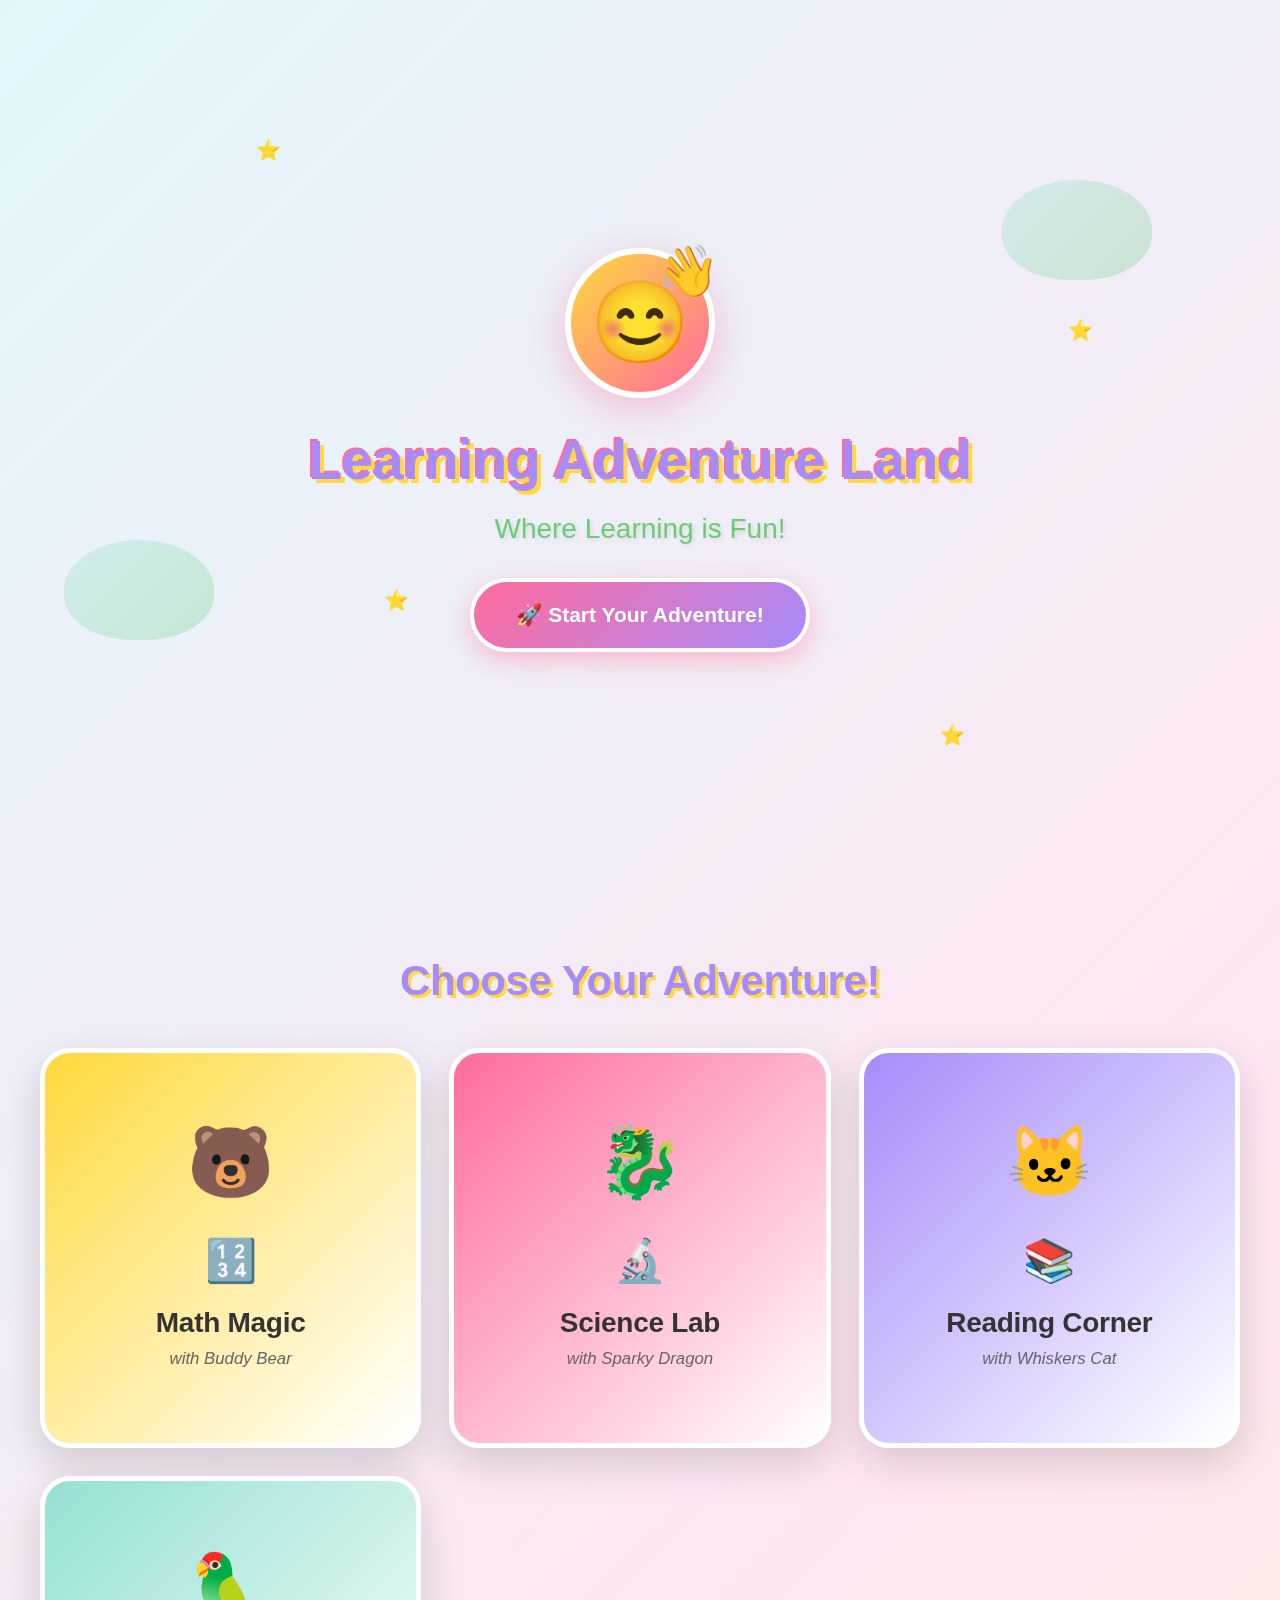
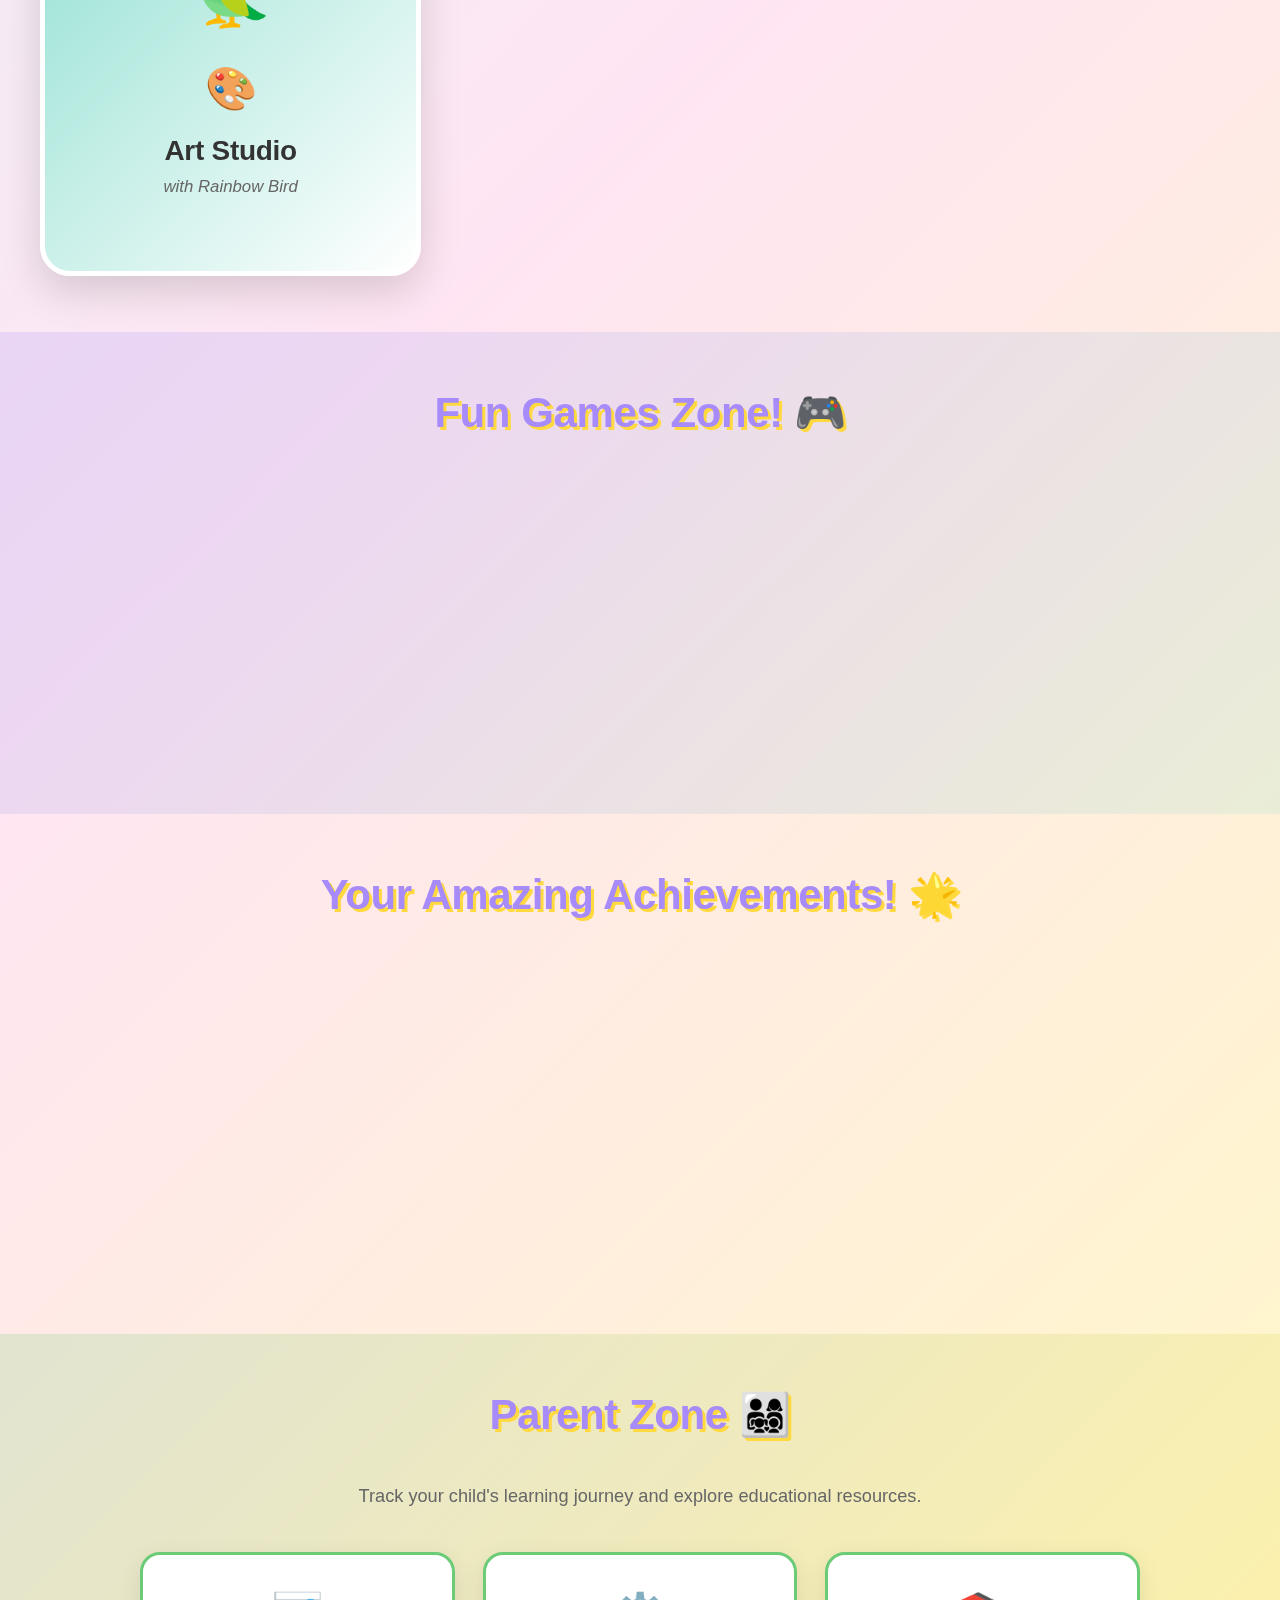
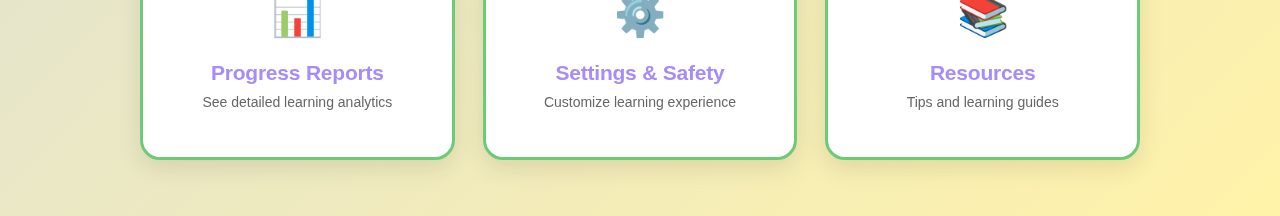
<file: kids-education-3d/index.html>
<!DOCTYPE html>
<html lang="en">
<head>
    <meta charset="UTF-8">
    <meta name="viewport" content="width=device-width, initial-scale=1.0">
    <title>Learning Adventure Land - Where Learning is Fun!</title>
    <link rel="stylesheet" href="style.css">
</head>
<body>
    <!-- Animated Background Elements -->
    <div class="background-elements">
        <div class="cloud cloud-1"></div>
        <div class="cloud cloud-2"></div>
        <div class="cloud cloud-3"></div>
        <div class="floating-island island-1"></div>
        <div class="floating-island island-2"></div>
        <div class="star-particle star-1"></div>
        <div class="star-particle star-2"></div>
        <div class="star-particle star-3"></div>
        <div class="star-particle star-4"></div>
    </div>

    <!-- Hero Section -->
    <section class="hero">
        <div class="hero-content">
            <div class="mascot-main">
                <div class="character-bubble">
                    <span class="wave-hand">👋</span>
                </div>
            </div>
            <h1 class="hero-title bounce-in">Learning Adventure Land</h1>
            <p class="hero-tagline">Where Learning is Fun!</p>
            <button class="btn-primary start-btn" id="startAdventure">🚀 Start Your Adventure!</button>
        </div>
    </section>

    <!-- Learning Areas Section -->
    <section class="learning-areas" id="learningAreas">
        <h2 class="section-title">Choose Your Adventure!</h2>
        <div class="subjects-grid">
            <!-- Math Magic Card -->
            <div class="subject-card" data-subject="math" style="--card-color: #FFD93D">
                <div class="card-inner">
                    <div class="card-front">
                        <div class="mascot-icon">🐻</div>
                        <div class="subject-emoji">🔢</div>
                        <h3>Math Magic</h3>
                        <p class="mascot-name">with Buddy Bear</p>
                        <div class="card-shine"></div>
                    </div>
                    <div class="card-back">
                        <h3>Math Magic</h3>
                        <ul class="activities-list">
                            <li>🎯 Count &amp; Sort</li>
                            <li>🔷 Shape Builder</li>
                            <li>🏁 Number Race</li>
                        </ul>
                        <button class="btn-start-learning">Let's Learn!</button>
                    </div>
                </div>
            </div>

            <!-- Science Lab Card -->
            <div class="subject-card" data-subject="science" style="--card-color: #FF6B9D">
                <div class="card-inner">
                    <div class="card-front">
                        <div class="mascot-icon">🐉</div>
                        <div class="subject-emoji">🔬</div>
                        <h3>Science Lab</h3>
                        <p class="mascot-name">with Sparky Dragon</p>
                        <div class="card-shine"></div>
                    </div>
                    <div class="card-back">
                        <h3>Science Lab</h3>
                        <ul class="activities-list">
                            <li>🎨 Mix Colors</li>
                            <li>🌤️ Weather Fun</li>
                            <li>🦁 Animal Friends</li>
                        </ul>
                        <button class="btn-start-learning">Let's Explore!</button>
                    </div>
                </div>
            </div>

            <!-- Reading Corner Card -->
            <div class="subject-card" data-subject="reading" style="--card-color: #A78BFA">
                <div class="card-inner">
                    <div class="card-front">
                        <div class="mascot-icon">🐱</div>
                        <div class="subject-emoji">📚</div>
                        <h3>Reading Corner</h3>
                        <p class="mascot-name">with Whiskers Cat</p>
                        <div class="card-shine"></div>
                    </div>
                    <div class="card-back">
                        <h3>Reading Corner</h3>
                        <ul class="activities-list">
                            <li>📖 Story Time</li>
                            <li>🔤 Word Hunt</li>
                            <li>🗣️ Phonics Play</li>
                        </ul>
                        <button class="btn-start-learning">Let's Read!</button>
                    </div>
                </div>
            </div>

            <!-- Art Studio Card -->
            <div class="subject-card" data-subject="art" style="--card-color: #95E1D3">
                <div class="card-inner">
                    <div class="card-front">
                        <div class="mascot-icon">🦜</div>
                        <div class="subject-emoji">🎨</div>
                        <h3>Art Studio</h3>
                        <p class="mascot-name">with Rainbow Bird</p>
                        <div class="card-shine"></div>
                    </div>
                    <div class="card-back">
                        <h3>Art Studio</h3>
                        <ul class="activities-list">
                            <li>✏️ Draw &amp; Color</li>
                            <li>🌈 Pattern Maker</li>
                            <li>🎵 Music Time</li>
                        </ul>
                        <button class="btn-start-learning">Let's Create!</button>
                    </div>
                </div>
            </div>
        </div>
    </section>

    <!-- Games Zone Section -->
    <section class="games-zone">
        <h2 class="section-title">Fun Games Zone! 🎮</h2>
        <div class="games-grid">
            <div class="game-card">
                <div class="game-icon">🎯</div>
                <h3>Number Blast</h3>
                <p>Pop balloons with numbers!</p>
                <button class="btn-play">Play Now</button>
            </div>
            <div class="game-card">
                <div class="game-icon">🎨</div>
                <h3>Color Match</h3>
                <p>Mix and match colors!</p>
                <button class="btn-play">Play Now</button>
            </div>
            <div class="game-card">
                <div class="game-icon">📖</div>
                <h3>Word Builder</h3>
                <p>Build fun words together!</p>
                <button class="btn-play">Play Now</button>
            </div>
        </div>
    </section>

    <!-- Progress Dashboard Section -->
    <section class="progress-dashboard">
        <h2 class="section-title">Your Amazing Achievements! 🌟</h2>
        <div class="achievements-container">
            <div class="achievement-card">
                <div class="achievement-icon">⭐</div>
                <h3>Super Star</h3>
                <p>Complete 10 activities</p>
                <div class="progress-bar">
                    <div class="progress-fill" data-progress="70"></div>
                </div>
                <span class="progress-text">7 / 10</span>
            </div>
            <div class="achievement-card">
                <div class="achievement-icon">🚀</div>
                <h3>Quick Learner</h3>
                <p>Finish 5 games</p>
                <div class="progress-bar">
                    <div class="progress-fill" data-progress="40"></div>
                </div>
                <span class="progress-text">2 / 5</span>
            </div>
            <div class="achievement-card">
                <div class="achievement-icon">🎨</div>
                <h3>Creative Kid</h3>
                <p>Create 3 artworks</p>
                <div class="progress-bar">
                    <div class="progress-fill" data-progress="33"></div>
                </div>
                <span class="progress-text">1 / 3</span>
            </div>
        </div>
    </section>

    <!-- Parent Zone Section -->
    <section class="parent-zone">
        <div class="parent-content">
            <h2 class="section-title">Parent Zone 👨‍👩‍👧‍👦</h2>
            <p class="parent-intro">Track your child's learning journey and explore educational resources.</p>
            <div class="parent-features">
                <div class="feature-item">
                    <span class="feature-icon">📊</span>
                    <h3>Progress Reports</h3>
                    <p>See detailed learning analytics</p>
                </div>
                <div class="feature-item">
                    <span class="feature-icon">⚙️</span>
                    <h3>Settings &amp; Safety</h3>
                    <p>Customize learning experience</p>
                </div>
                <div class="feature-item">
                    <span class="feature-icon">📚</span>
                    <h3>Resources</h3>
                    <p>Tips and learning guides</p>
                </div>
            </div>
        </div>
    </section>

    <!-- Confetti Container -->
    <div class="confetti-container" id="confettiContainer"></div>

    <script src="app.js"></script>
</body>
</html>
</file>
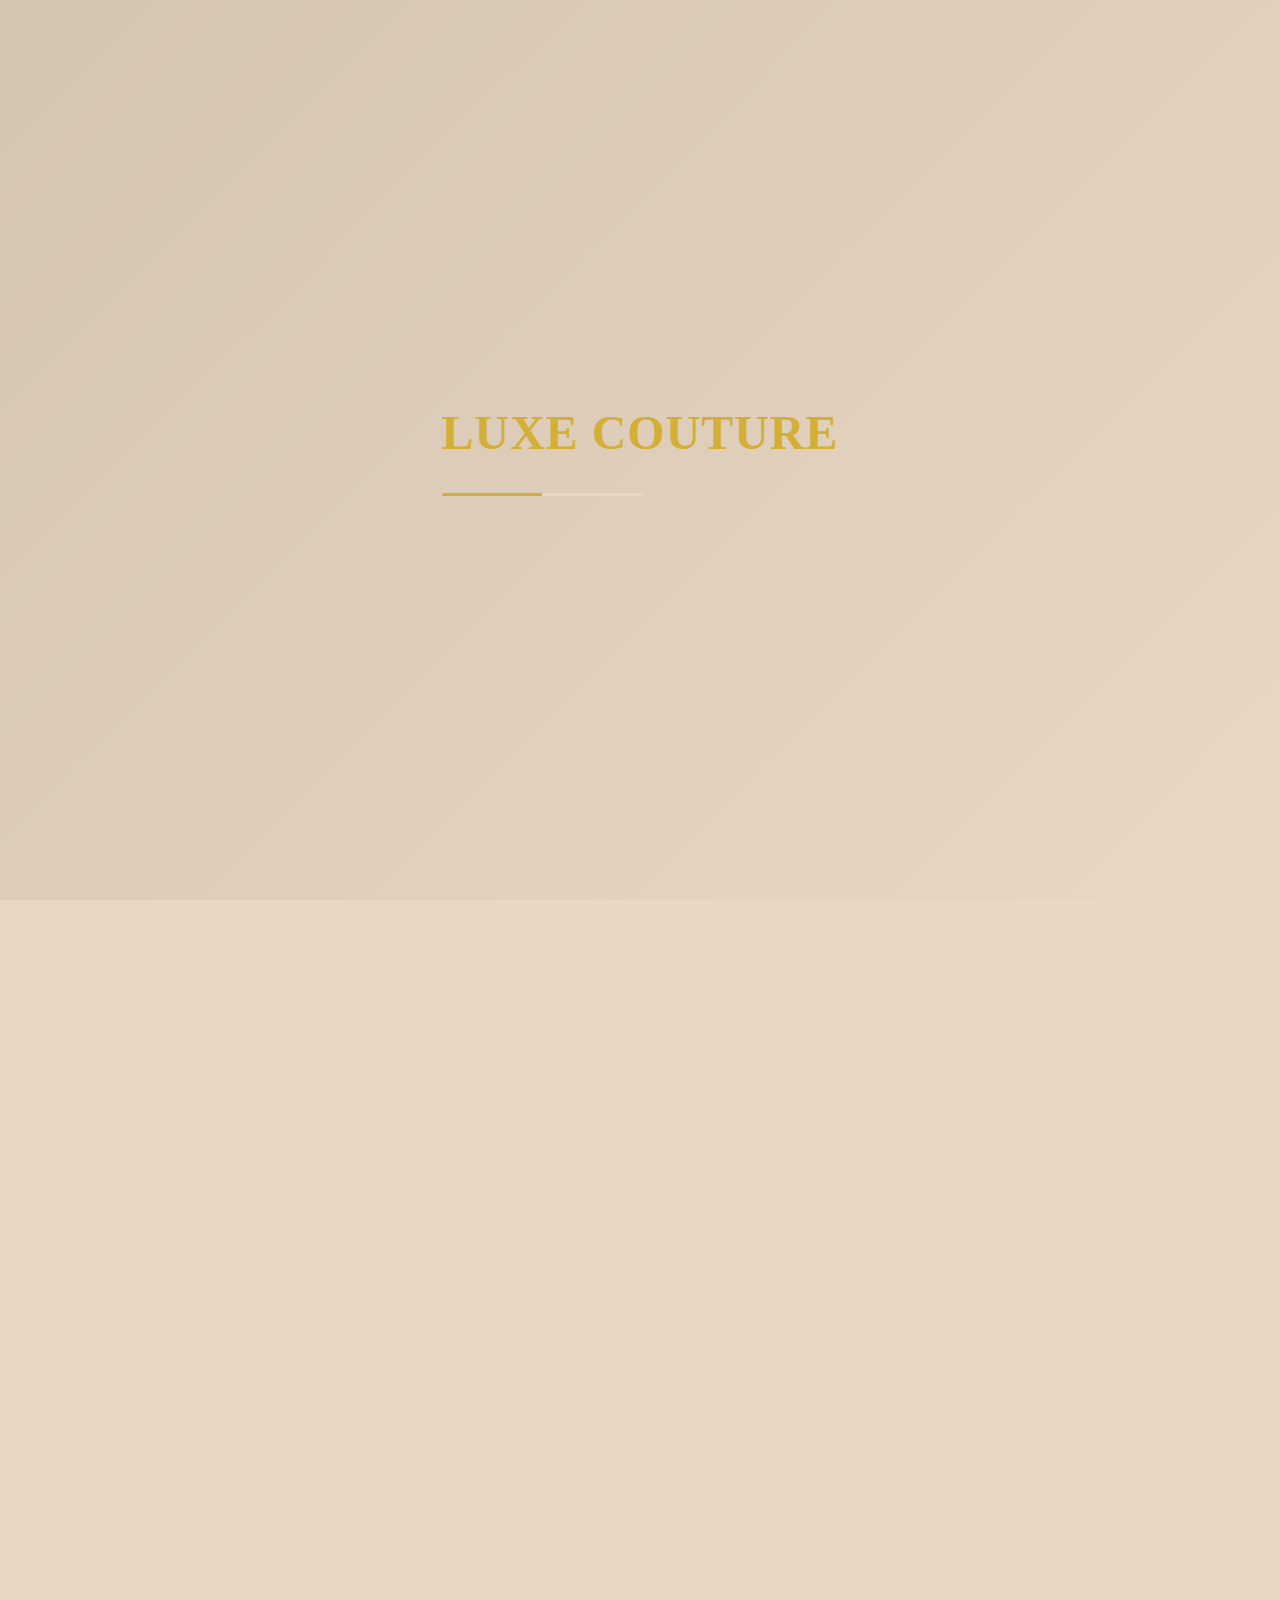
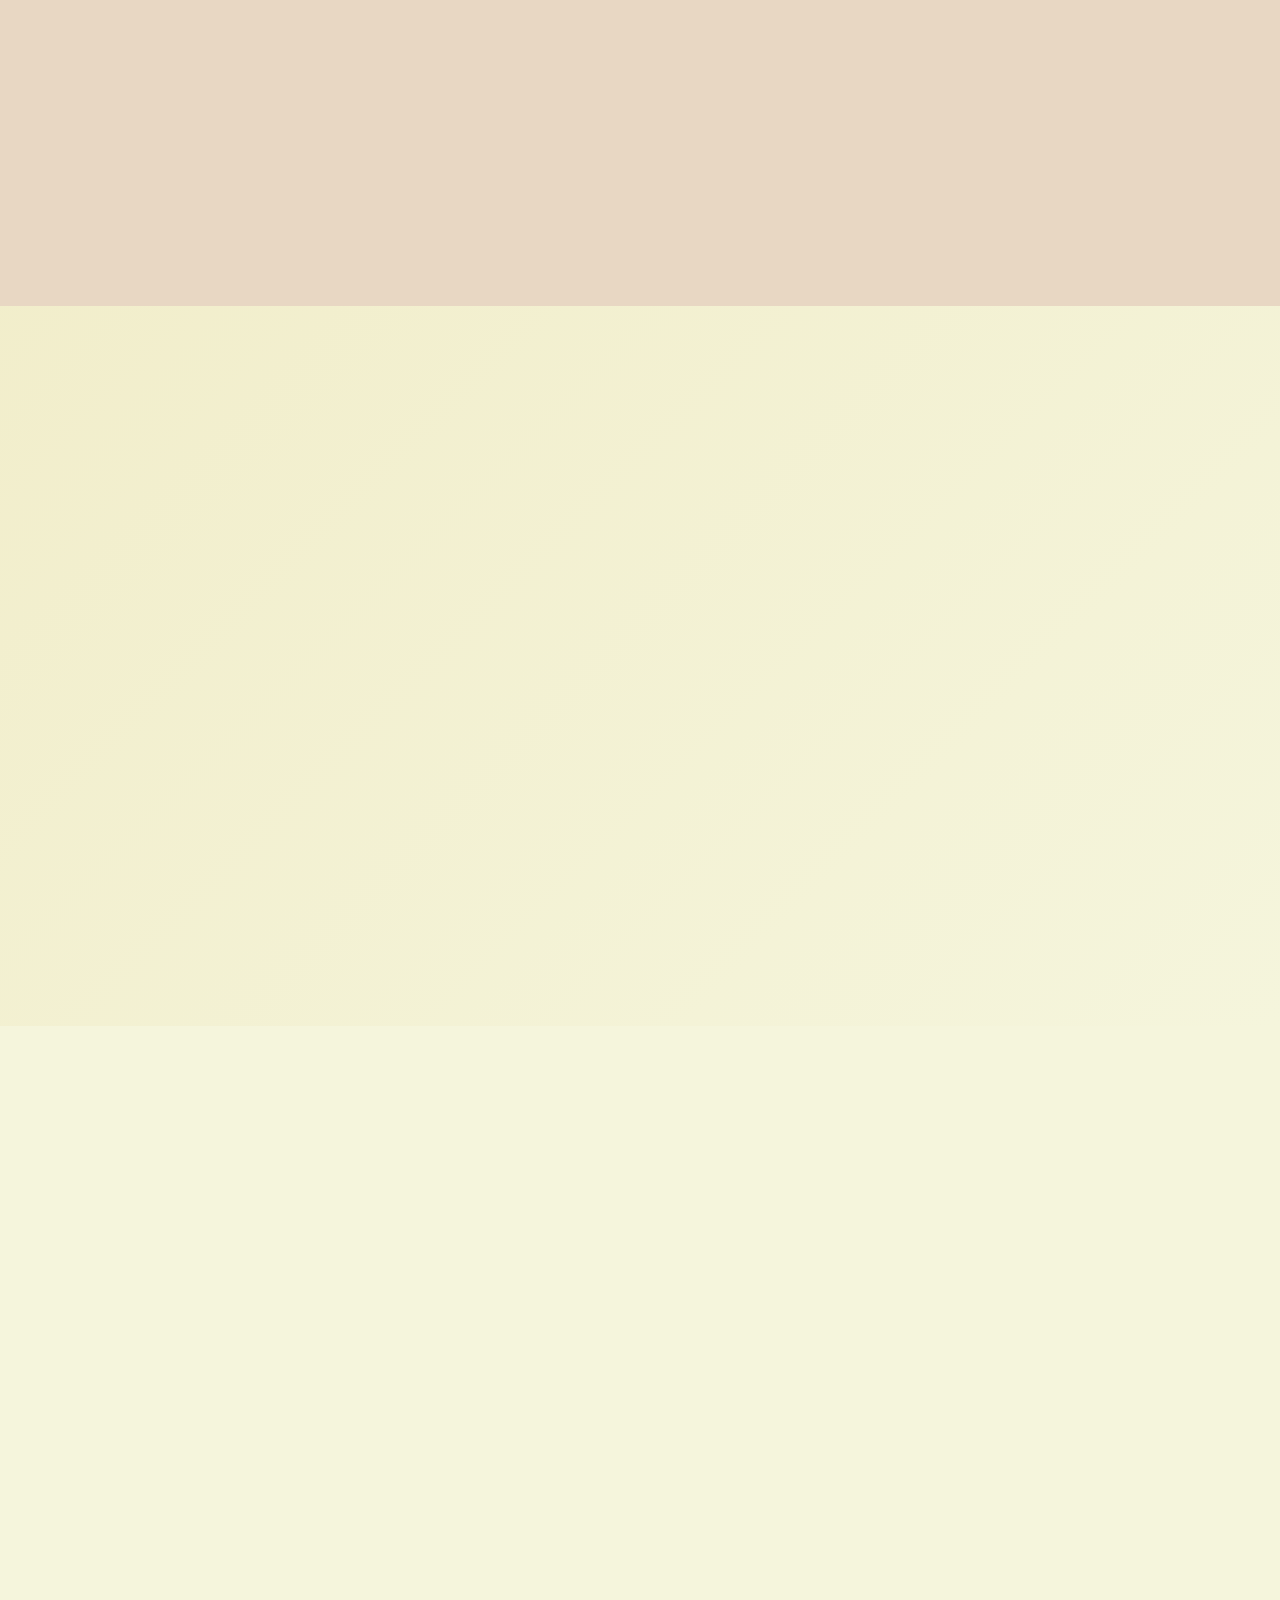
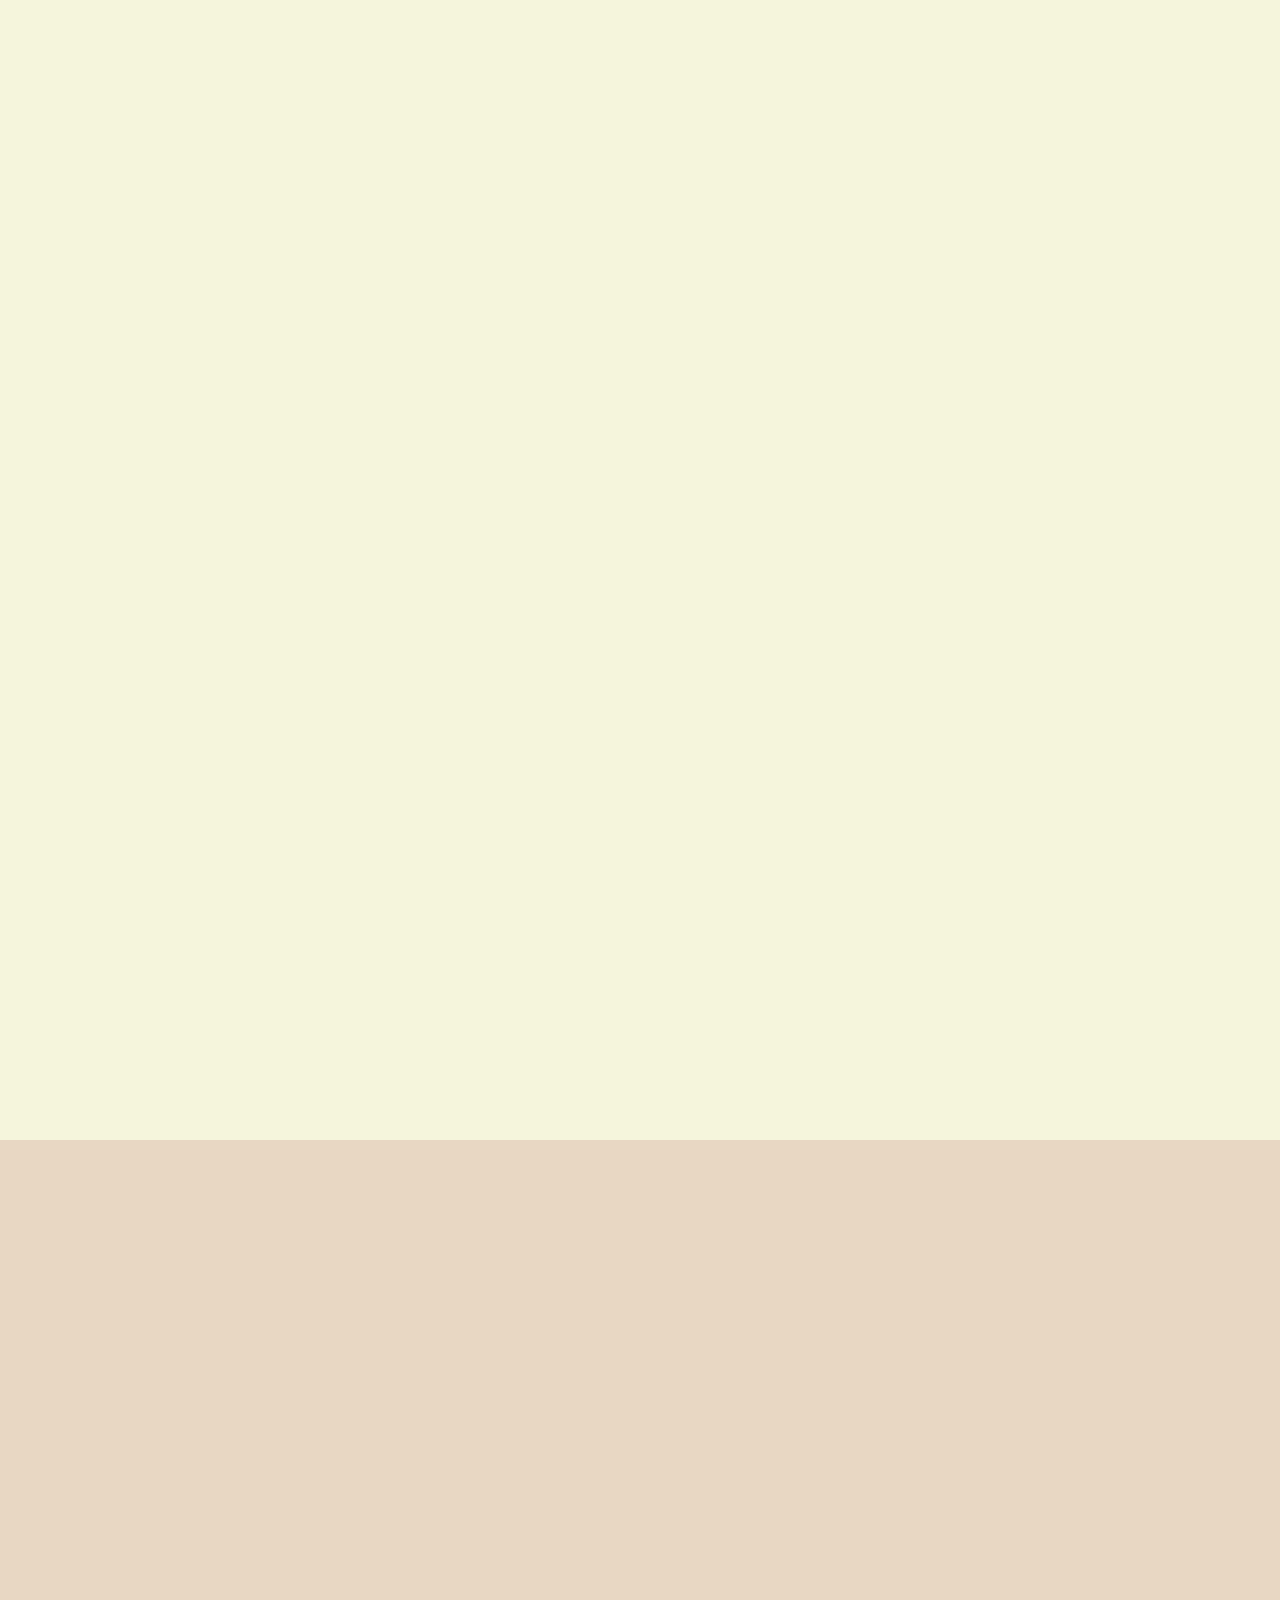
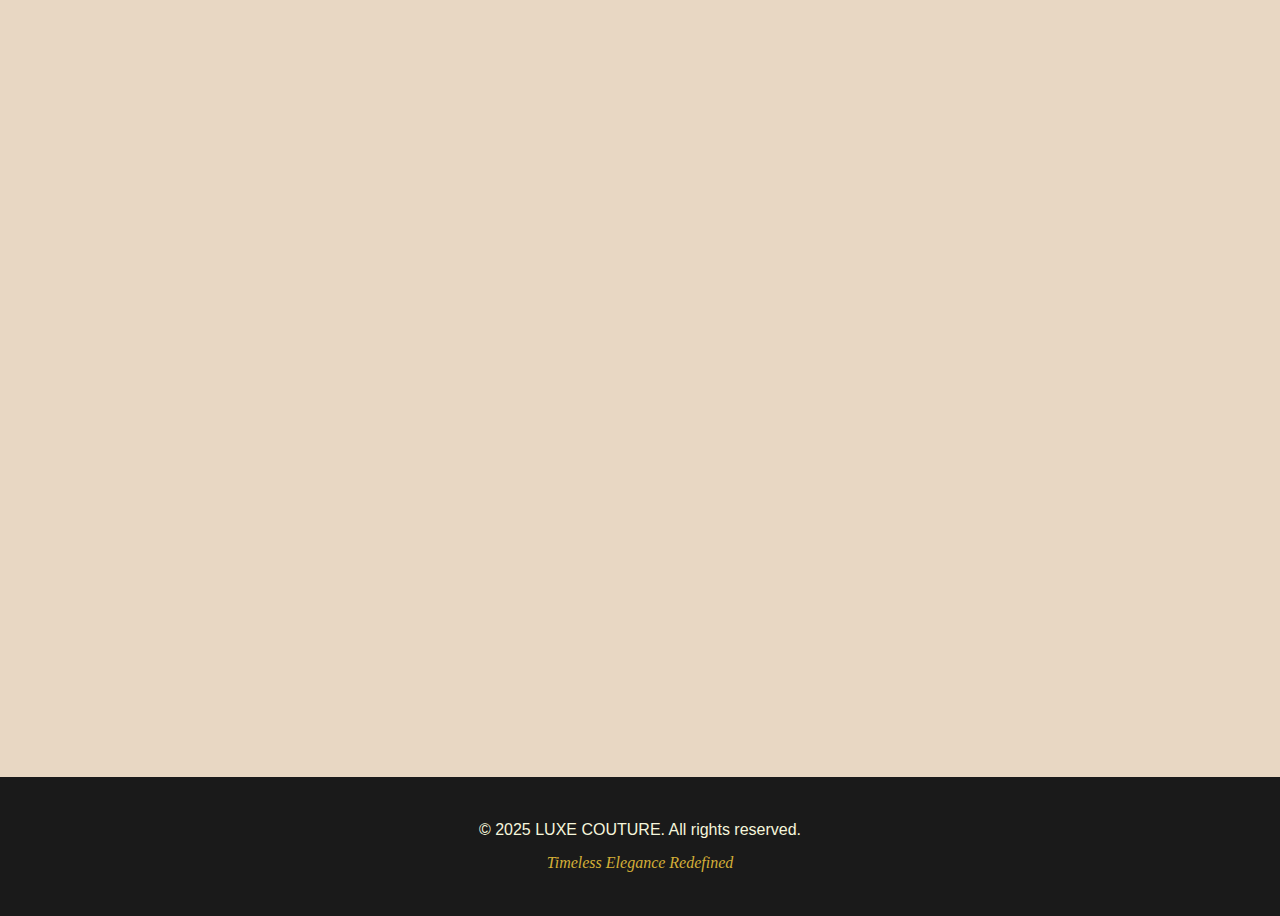
<file: luxury-fashion-3d/index.html>
<!DOCTYPE html>
<html lang="en">
<head>
    <meta charset="UTF-8">
    <meta name="viewport" content="width=device-width, initial-scale=1.0">
    <title>LUXE COUTURE - Timeless Elegance Redefined</title>
    <link rel="stylesheet" href="style.css">
</head>
<body>
    <!-- Loading Screen -->
    <div class="loading-screen" id="loadingScreen">
        <div class="loading-content">
            <h1 class="loading-logo">LUXE COUTURE</h1>
            <div class="loading-bar"></div>
        </div>
    </div>

    <!-- Navigation -->
    <nav class="navbar" id="navbar">
        <div class="nav-container">
            <div class="nav-logo">LUXE COUTURE</div>
            <ul class="nav-menu">
                <li><a href="#home" class="nav-link">Home</a></li>
                <li><a href="#collections" class="nav-link">Collections</a></li>
                <li><a href="#about" class="nav-link">About</a></li>
                <li><a href="#featured" class="nav-link">Featured</a></li>
                <li><a href="#contact" class="nav-link">Contact</a></li>
            </ul>
        </div>
    </nav>

    <!-- Hero Section -->
    <section class="hero" id="home">
        <div class="hero-background"></div>
        <div class="hero-content">
            <div class="mannequin-3d">
                <div class="mannequin-body">
                    <div class="mannequin-torso">
                        <div class="dress-overlay"></div>
                    </div>
                    <div class="mannequin-stand"></div>
                </div>
            </div>
            <div class="hero-text">
                <h1 class="hero-title fade-in">Welcome to Luxury</h1>
                <p class="hero-subtitle fade-in">Discover our exclusive collection</p>
                <button class="btn-primary fade-in">Explore Collection</button>
            </div>
        </div>
        <div class="scroll-indicator">
            <span class="scroll-text">Scroll Down</span>
            <div class="scroll-arrow"></div>
        </div>
    </section>

    <!-- Collections Section -->
    <section class="collections" id="collections">
        <div class="section-container">
            <h2 class="section-title reveal">Our Collections</h2>
            <div class="collections-grid">
                <div class="collection-card reveal">
                    <div class="card-3d-container">
                        <div class="card-3d-content">
                            <div class="mannequin-small">
                                <div class="mannequin-small-body">
                                    <div class="dress-spring"></div>
                                </div>
                            </div>
                            <h3>Spring Collection</h3>
                            <ul class="collection-items">
                                <li>Evening Gown</li>
                                <li>Cocktail Dress</li>
                                <li>Designer Suit</li>
                            </ul>
                        </div>
                    </div>
                </div>
                <div class="collection-card reveal">
                    <div class="card-3d-container">
                        <div class="card-3d-content">
                            <div class="mannequin-small">
                                <div class="mannequin-small-body">
                                    <div class="dress-summer"></div>
                                </div>
                            </div>
                            <h3>Summer Collection</h3>
                            <ul class="collection-items">
                                <li>Beach Wear</li>
                                <li>Resort Dress</li>
                                <li>Casual Elegance</li>
                            </ul>
                        </div>
                    </div>
                </div>
                <div class="collection-card reveal">
                    <div class="card-3d-container">
                        <div class="card-3d-content">
                            <div class="mannequin-small">
                                <div class="mannequin-small-body">
                                    <div class="dress-fall"></div>
                                </div>
                            </div>
                            <h3>Fall Collection</h3>
                            <ul class="collection-items">
                                <li>Coat Collection</li>
                                <li>Autumn Dress</li>
                                <li>Premium Knits</li>
                            </ul>
                        </div>
                    </div>
                </div>
            </div>
        </div>
    </section>

    <!-- About Section -->
    <section class="about" id="about">
        <div class="parallax-bg"></div>
        <div class="about-content">
            <div class="about-text reveal">
                <h2 class="section-title">Our Story</h2>
                <p class="about-description">
                    Crafting excellence since 1985, we bring you timeless pieces that define luxury and sophistication. 
                    Each garment is a testament to our dedication to perfection, combining traditional craftsmanship 
                    with contemporary design.
                </p>
                <p class="about-description">
                    Our commitment to quality and elegance has made us a leading name in luxury fashion, 
                    trusted by discerning clients worldwide.
                </p>
            </div>
        </div>
    </section>

    <!-- Featured Items Section -->
    <section class="featured" id="featured">
        <div class="section-container">
            <h2 class="section-title reveal">Featured Collection</h2>
            <div class="featured-grid">
                <div class="featured-card reveal" data-tilt>
                    <div class="featured-card-inner">
                        <div class="featured-image">
                            <div class="product-3d">
                                <div class="product-mannequin product-1"></div>
                            </div>
                        </div>
                        <div class="featured-info">
                            <h3 class="featured-name">Midnight Elegance</h3>
                            <p class="featured-description">Handcrafted evening gown</p>
                            <p class="featured-price">$2,999</p>
                            <button class="btn-secondary">View Details</button>
                        </div>
                    </div>
                </div>
                <div class="featured-card reveal" data-tilt>
                    <div class="featured-card-inner">
                        <div class="featured-image">
                            <div class="product-3d">
                                <div class="product-mannequin product-2"></div>
                            </div>
                        </div>
                        <div class="featured-info">
                            <h3 class="featured-name">Golden Hour</h3>
                            <p class="featured-description">Limited edition dress</p>
                            <p class="featured-price">$3,499</p>
                            <button class="btn-secondary">View Details</button>
                        </div>
                    </div>
                </div>
                <div class="featured-card reveal" data-tilt>
                    <div class="featured-card-inner">
                        <div class="featured-image">
                            <div class="product-3d">
                                <div class="product-mannequin product-3"></div>
                            </div>
                        </div>
                        <div class="featured-info">
                            <h3 class="featured-name">Classic Noir</h3>
                            <p class="featured-description">Signature black ensemble</p>
                            <p class="featured-price">$2,799</p>
                            <button class="btn-secondary">View Details</button>
                        </div>
                    </div>
                </div>
            </div>
        </div>
    </section>

    <!-- Contact Section -->
    <section class="contact" id="contact">
        <div class="section-container">
            <h2 class="section-title reveal">Get in Touch</h2>
            <div class="contact-content">
                <form class="contact-form reveal">
                    <div class="form-group">
                        <label for="name">Full Name</label>
                        <input type="text" id="name" name="name" class="form-input" required>
                    </div>
                    <div class="form-group">
                        <label for="email">Email Address</label>
                        <input type="email" id="email" name="email" class="form-input" required>
                    </div>
                    <div class="form-group">
                        <label for="phone">Phone Number</label>
                        <input type="tel" id="phone" name="phone" class="form-input">
                    </div>
                    <div class="form-group">
                        <label for="message">Message</label>
                        <textarea id="message" name="message" class="form-input" rows="5" required></textarea>
                    </div>
                    <button type="submit" class="btn-primary btn-full">Send Message</button>
                </form>
                <div class="contact-info reveal">
                    <h3>Visit Our Boutique</h3>
                    <p>123 Fashion Avenue<br>New York, NY 10001</p>
                    <p><strong>Phone:</strong> +1 (555) 123-4567</p>
                    <p><strong>Email:</strong> contact@luxecouture.com</p>
                    <div class="contact-hours">
                        <h4>Hours</h4>
                        <p>Monday - Friday: 10am - 8pm</p>
                        <p>Saturday: 10am - 6pm</p>
                        <p>Sunday: 12pm - 5pm</p>
                    </div>
                </div>
            </div>
        </div>
    </section>

    <!-- Footer -->
    <footer class="footer">
        <div class="footer-content">
            <p>&copy; 2025 LUXE COUTURE. All rights reserved.</p>
            <p class="footer-tagline">Timeless Elegance Redefined</p>
        </div>
    </footer>

    <script src="app.js"></script>
</body>
</html>
</file>
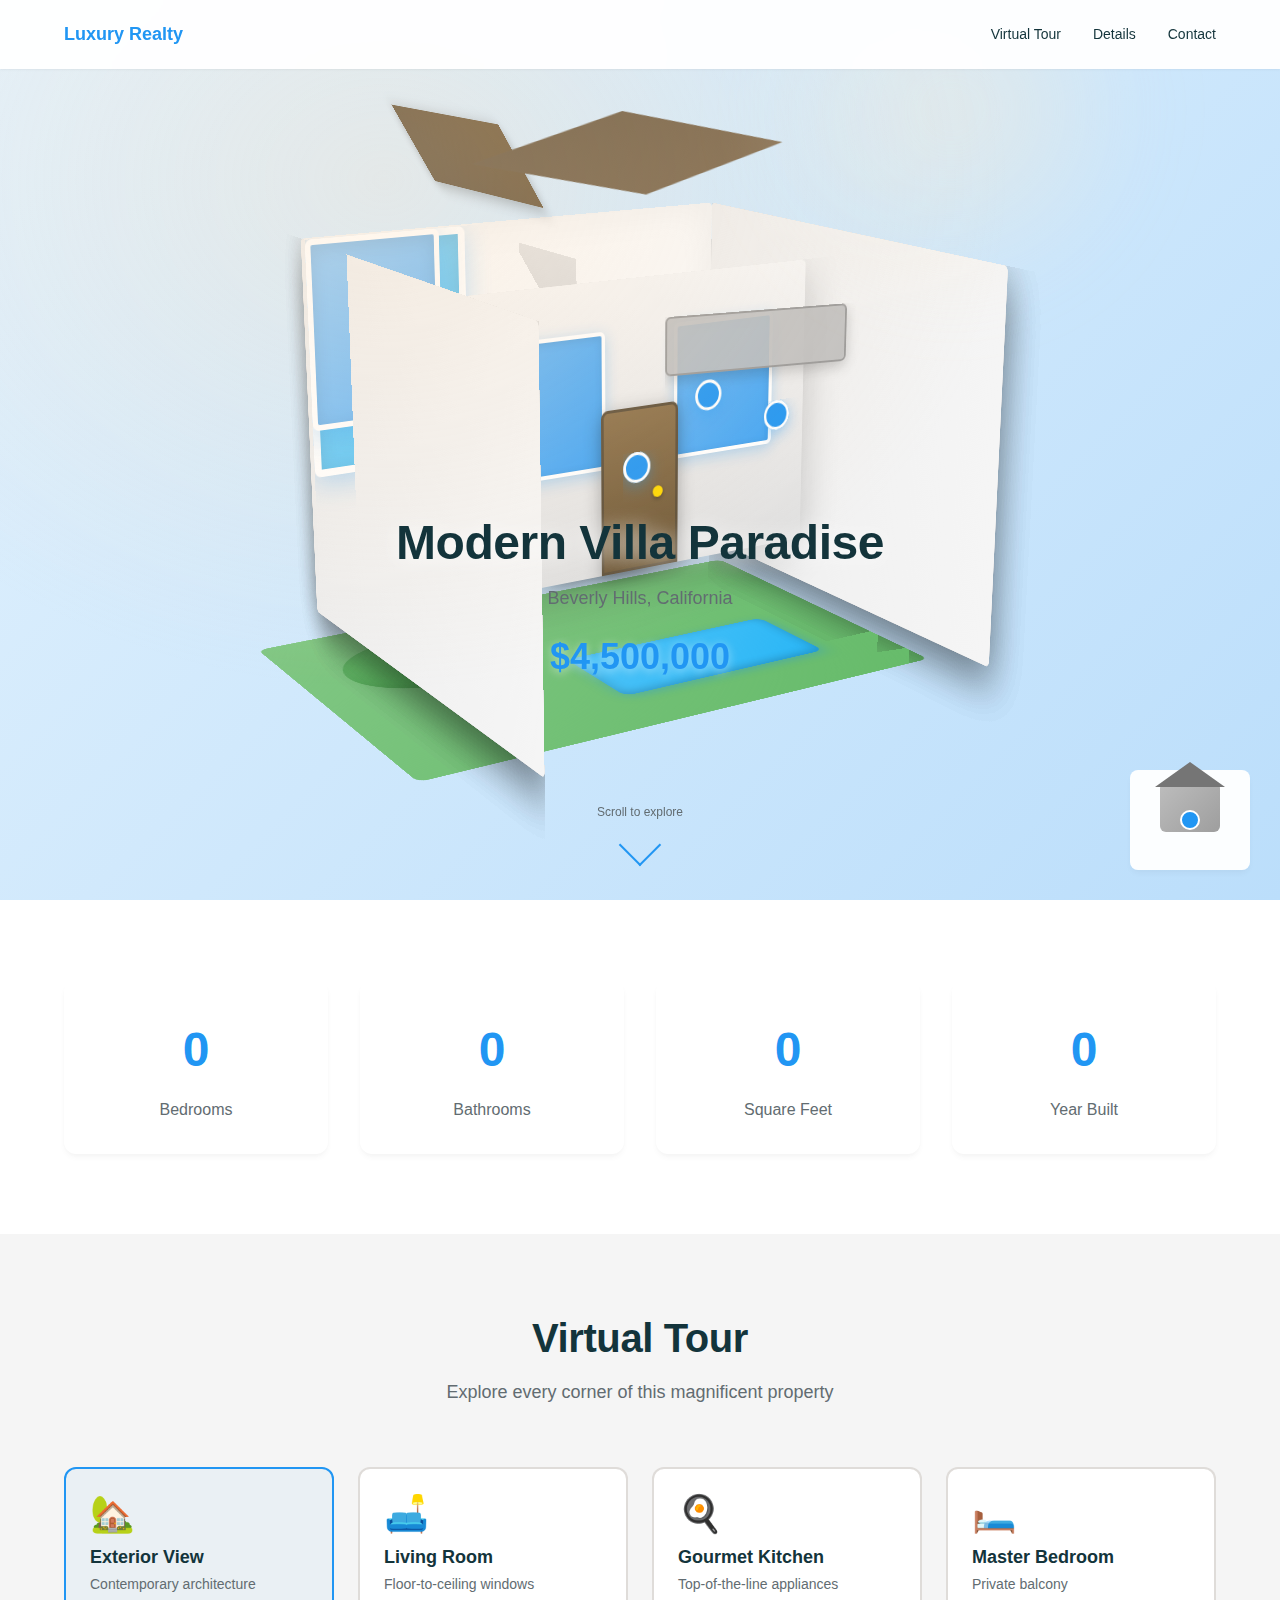
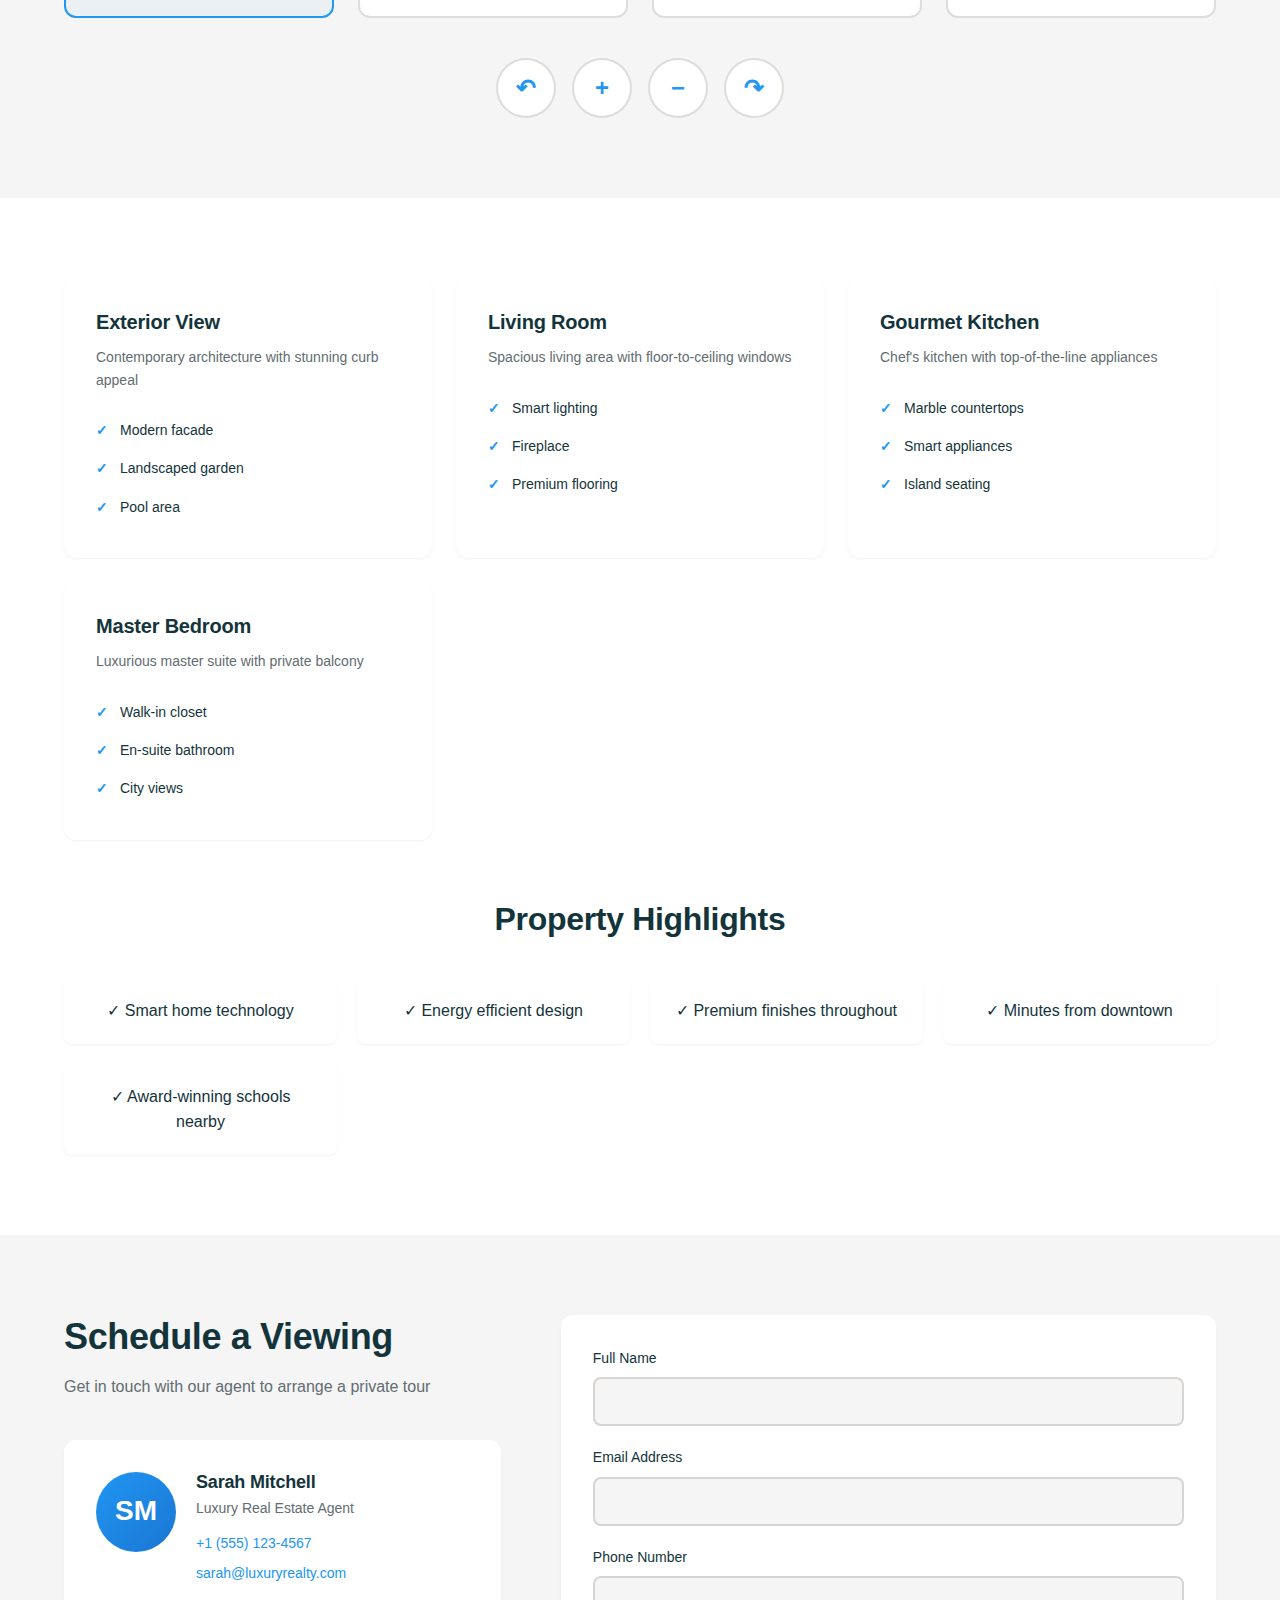
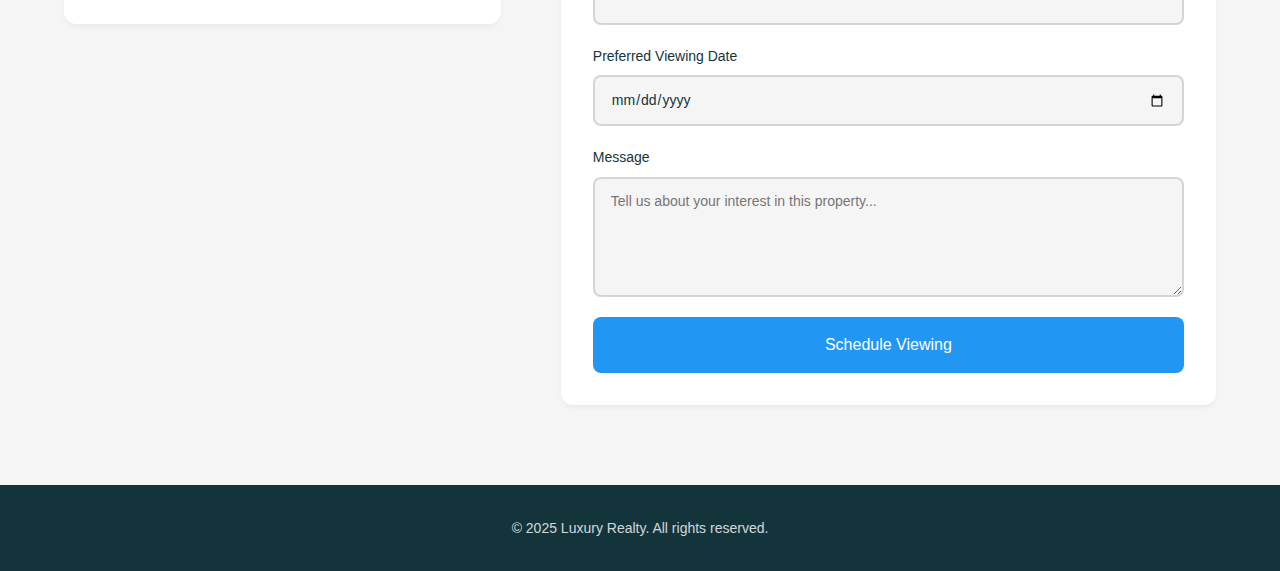
<file: real-estate-3d/index.html>
<!DOCTYPE html>
<html lang="en">
<head>
    <meta charset="UTF-8">
    <meta name="viewport" content="width=device-width, initial-scale=1.0">
    <title>Modern Villa Paradise - Virtual Tour | Luxury Realty</title>
    <link rel="stylesheet" href="style.css">
</head>
<body>
    <!-- Navigation -->
    <nav class="nav">
        <div class="nav-content">
            <div class="nav-brand">Luxury Realty</div>
            <div class="nav-links">
                <a href="#tour">Virtual Tour</a>
                <a href="#details">Details</a>
                <a href="#contact">Contact</a>
            </div>
        </div>
    </nav>

    <!-- Hero Section with 3D House -->
    <section class="hero" id="hero">
        <div class="scene-container">
            <div class="lighting-overlay"></div>
            <div class="sunlight-rays"></div>
            
            <!-- 3D House Model -->
            <div class="house-wrapper" id="houseWrapper">
                <div class="house-model" id="houseModel">
                    <!-- Exterior -->
                    <div class="house-section exterior" id="exterior">
                        <div class="house-front">
                            <div class="roof"></div>
                            <div class="wall">
                                <div class="window large"></div>
                                <div class="window large"></div>
                                <div class="door"></div>
                            </div>
                            <div class="balcony"></div>
                        </div>
                        <div class="house-side">
                            <div class="roof-side"></div>
                            <div class="wall-side">
                                <div class="window"></div>
                                <div class="window"></div>
                            </div>
                        </div>
                        <div class="landscape">
                            <div class="garden"></div>
                            <div class="pool"></div>
                        </div>
                    </div>
                    
                    <!-- Living Room -->
                    <div class="house-section room living-room" id="living">
                        <div class="room-walls">
                            <div class="wall back"></div>
                            <div class="wall left"></div>
                            <div class="wall right"></div>
                            <div class="floor"></div>
                            <div class="ceiling"></div>
                        </div>
                        <div class="room-furniture">
                            <div class="furniture sofa"></div>
                            <div class="furniture table"></div>
                            <div class="furniture fireplace"></div>
                            <div class="room-window large-window"></div>
                        </div>
                    </div>
                    
                    <!-- Kitchen -->
                    <div class="house-section room kitchen-room" id="kitchen">
                        <div class="room-walls">
                            <div class="wall back"></div>
                            <div class="wall left"></div>
                            <div class="wall right"></div>
                            <div class="floor"></div>
                            <div class="ceiling"></div>
                        </div>
                        <div class="room-furniture">
                            <div class="furniture island"></div>
                            <div class="furniture counter"></div>
                            <div class="furniture appliances"></div>
                        </div>
                    </div>
                    
                    <!-- Bedroom -->
                    <div class="house-section room bedroom-room" id="bedroom">
                        <div class="room-walls">
                            <div class="wall back"></div>
                            <div class="wall left"></div>
                            <div class="wall right"></div>
                            <div class="floor"></div>
                            <div class="ceiling"></div>
                        </div>
                        <div class="room-furniture">
                            <div class="furniture bed"></div>
                            <div class="furniture closet"></div>
                            <div class="room-window"></div>
                        </div>
                    </div>
                    
                    <!-- Interactive Hotspots -->
                    <div class="hotspot" data-room="living" style="top: 45%; left: 40%;">
                        <div class="hotspot-pulse"></div>
                        <div class="hotspot-info">
                            <h4>Living Room</h4>
                            <p>Premium flooring &amp; smart lighting</p>
                        </div>
                    </div>
                    <div class="hotspot" data-room="kitchen" style="top: 40%; left: 60%;">
                        <div class="hotspot-pulse"></div>
                        <div class="hotspot-info">
                            <h4>Gourmet Kitchen</h4>
                            <p>Marble countertops &amp; smart appliances</p>
                        </div>
                    </div>
                    <div class="hotspot" data-room="bedroom" style="top: 35%; left: 50%;">
                        <div class="hotspot-pulse"></div>
                        <div class="hotspot-info">
                            <h4>Master Bedroom</h4>
                            <p>Private balcony &amp; city views</p>
                        </div>
                    </div>
                </div>
            </div>
            
            <!-- Camera Position Indicator -->
            <div class="minimap">
                <div class="minimap-house"></div>
                <div class="minimap-camera" id="minimapCamera"></div>
            </div>
        </div>
        
        <div class="hero-content">
            <h1 class="hero-title">Modern Villa Paradise</h1>
            <p class="hero-subtitle">Beverly Hills, California</p>
            <div class="hero-price">$4,500,000</div>
        </div>
        
        <div class="scroll-indicator">
            <span>Scroll to explore</span>
            <div class="scroll-arrow"></div>
        </div>
    </section>

    <!-- Property Stats -->
    <section class="stats-section" id="stats">
        <div class="container">
            <div class="stats-grid">
                <div class="stat-card">
                    <div class="stat-number" data-target="5">0</div>
                    <div class="stat-label">Bedrooms</div>
                </div>
                <div class="stat-card">
                    <div class="stat-number" data-target="4">0</div>
                    <div class="stat-label">Bathrooms</div>
                </div>
                <div class="stat-card">
                    <div class="stat-number" data-target="4500">0</div>
                    <div class="stat-label">Square Feet</div>
                </div>
                <div class="stat-card">
                    <div class="stat-number" data-target="2023">0</div>
                    <div class="stat-label">Year Built</div>
                </div>
            </div>
        </div>
    </section>

    <!-- Virtual Tour Controls -->
    <section class="tour-section" id="tour">
        <div class="container">
            <h2 class="section-title">Virtual Tour</h2>
            <p class="section-subtitle">Explore every corner of this magnificent property</p>
            
            <div class="room-controls">
                <button class="room-btn active" data-room="exterior">
                    <div class="room-icon">🏡</div>
                    <div class="room-name">Exterior View</div>
                    <div class="room-desc">Contemporary architecture</div>
                </button>
                <button class="room-btn" data-room="living">
                    <div class="room-icon">🛋️</div>
                    <div class="room-name">Living Room</div>
                    <div class="room-desc">Floor-to-ceiling windows</div>
                </button>
                <button class="room-btn" data-room="kitchen">
                    <div class="room-icon">🍳</div>
                    <div class="room-name">Gourmet Kitchen</div>
                    <div class="room-desc">Top-of-the-line appliances</div>
                </button>
                <button class="room-btn" data-room="bedroom">
                    <div class="room-icon">🛏️</div>
                    <div class="room-name">Master Bedroom</div>
                    <div class="room-desc">Private balcony</div>
                </button>
            </div>
            
            <div class="camera-controls">
                <button class="control-btn" id="rotateLeft" title="Rotate Left">↶</button>
                <button class="control-btn" id="zoomIn" title="Zoom In">+</button>
                <button class="control-btn" id="zoomOut" title="Zoom Out">−</button>
                <button class="control-btn" id="rotateRight" title="Rotate Right">↷</button>
            </div>
        </div>
    </section>

    <!-- Room Details -->
    <section class="details-section" id="details">
        <div class="container">
            <div class="details-grid">
                <div class="detail-card" data-room-detail="exterior">
                    <h3>Exterior View</h3>
                    <p>Contemporary architecture with stunning curb appeal</p>
                    <ul class="feature-list">
                        <li>Modern facade</li>
                        <li>Landscaped garden</li>
                        <li>Pool area</li>
                    </ul>
                </div>
                <div class="detail-card" data-room-detail="living">
                    <h3>Living Room</h3>
                    <p>Spacious living area with floor-to-ceiling windows</p>
                    <ul class="feature-list">
                        <li>Smart lighting</li>
                        <li>Fireplace</li>
                        <li>Premium flooring</li>
                    </ul>
                </div>
                <div class="detail-card" data-room-detail="kitchen">
                    <h3>Gourmet Kitchen</h3>
                    <p>Chef's kitchen with top-of-the-line appliances</p>
                    <ul class="feature-list">
                        <li>Marble countertops</li>
                        <li>Smart appliances</li>
                        <li>Island seating</li>
                    </ul>
                </div>
                <div class="detail-card" data-room-detail="bedroom">
                    <h3>Master Bedroom</h3>
                    <p>Luxurious master suite with private balcony</p>
                    <ul class="feature-list">
                        <li>Walk-in closet</li>
                        <li>En-suite bathroom</li>
                        <li>City views</li>
                    </ul>
                </div>
            </div>
            
            <div class="highlights-section">
                <h3>Property Highlights</h3>
                <div class="highlights-grid">
                    <div class="highlight-item">✓ Smart home technology</div>
                    <div class="highlight-item">✓ Energy efficient design</div>
                    <div class="highlight-item">✓ Premium finishes throughout</div>
                    <div class="highlight-item">✓ Minutes from downtown</div>
                    <div class="highlight-item">✓ Award-winning schools nearby</div>
                </div>
            </div>
        </div>
    </section>

    <!-- Contact Form -->
    <section class="contact-section" id="contact">
        <div class="container">
            <div class="contact-grid">
                <div class="contact-info">
                    <h2>Schedule a Viewing</h2>
                    <p>Get in touch with our agent to arrange a private tour</p>
                    
                    <div class="agent-card">
                        <div class="agent-avatar">SM</div>
                        <div class="agent-details">
                            <h4>Sarah Mitchell</h4>
                            <p>Luxury Real Estate Agent</p>
                            <a href="tel:+15551234567">+1 (555) 123-4567</a>
                            <a href="mailto:sarah@luxuryrealty.com">sarah@luxuryrealty.com</a>
                        </div>
                    </div>
                </div>
                
                <form class="contact-form" id="contactForm">
                    <div class="form-group">
                        <label class="form-label">Full Name</label>
                        <input type="text" class="form-control" name="name" required>
                    </div>
                    <div class="form-group">
                        <label class="form-label">Email Address</label>
                        <input type="email" class="form-control" name="email" required>
                    </div>
                    <div class="form-group">
                        <label class="form-label">Phone Number</label>
                        <input type="tel" class="form-control" name="phone" required>
                    </div>
                    <div class="form-group">
                        <label class="form-label">Preferred Viewing Date</label>
                        <input type="date" class="form-control" name="date" required>
                    </div>
                    <div class="form-group">
                        <label class="form-label">Message</label>
                        <textarea class="form-control" name="message" rows="4" placeholder="Tell us about your interest in this property..."></textarea>
                    </div>
                    <button type="submit" class="btn btn--primary btn--full-width">Schedule Viewing</button>
                    <div class="form-message" id="formMessage"></div>
                </form>
            </div>
        </div>
    </section>

    <!-- Footer -->
    <footer class="footer">
        <div class="container">
            <p>&copy; 2025 Luxury Realty. All rights reserved.</p>
        </div>
    </footer>

    <script src="app.js"></script>
</body>
</html>
</file>
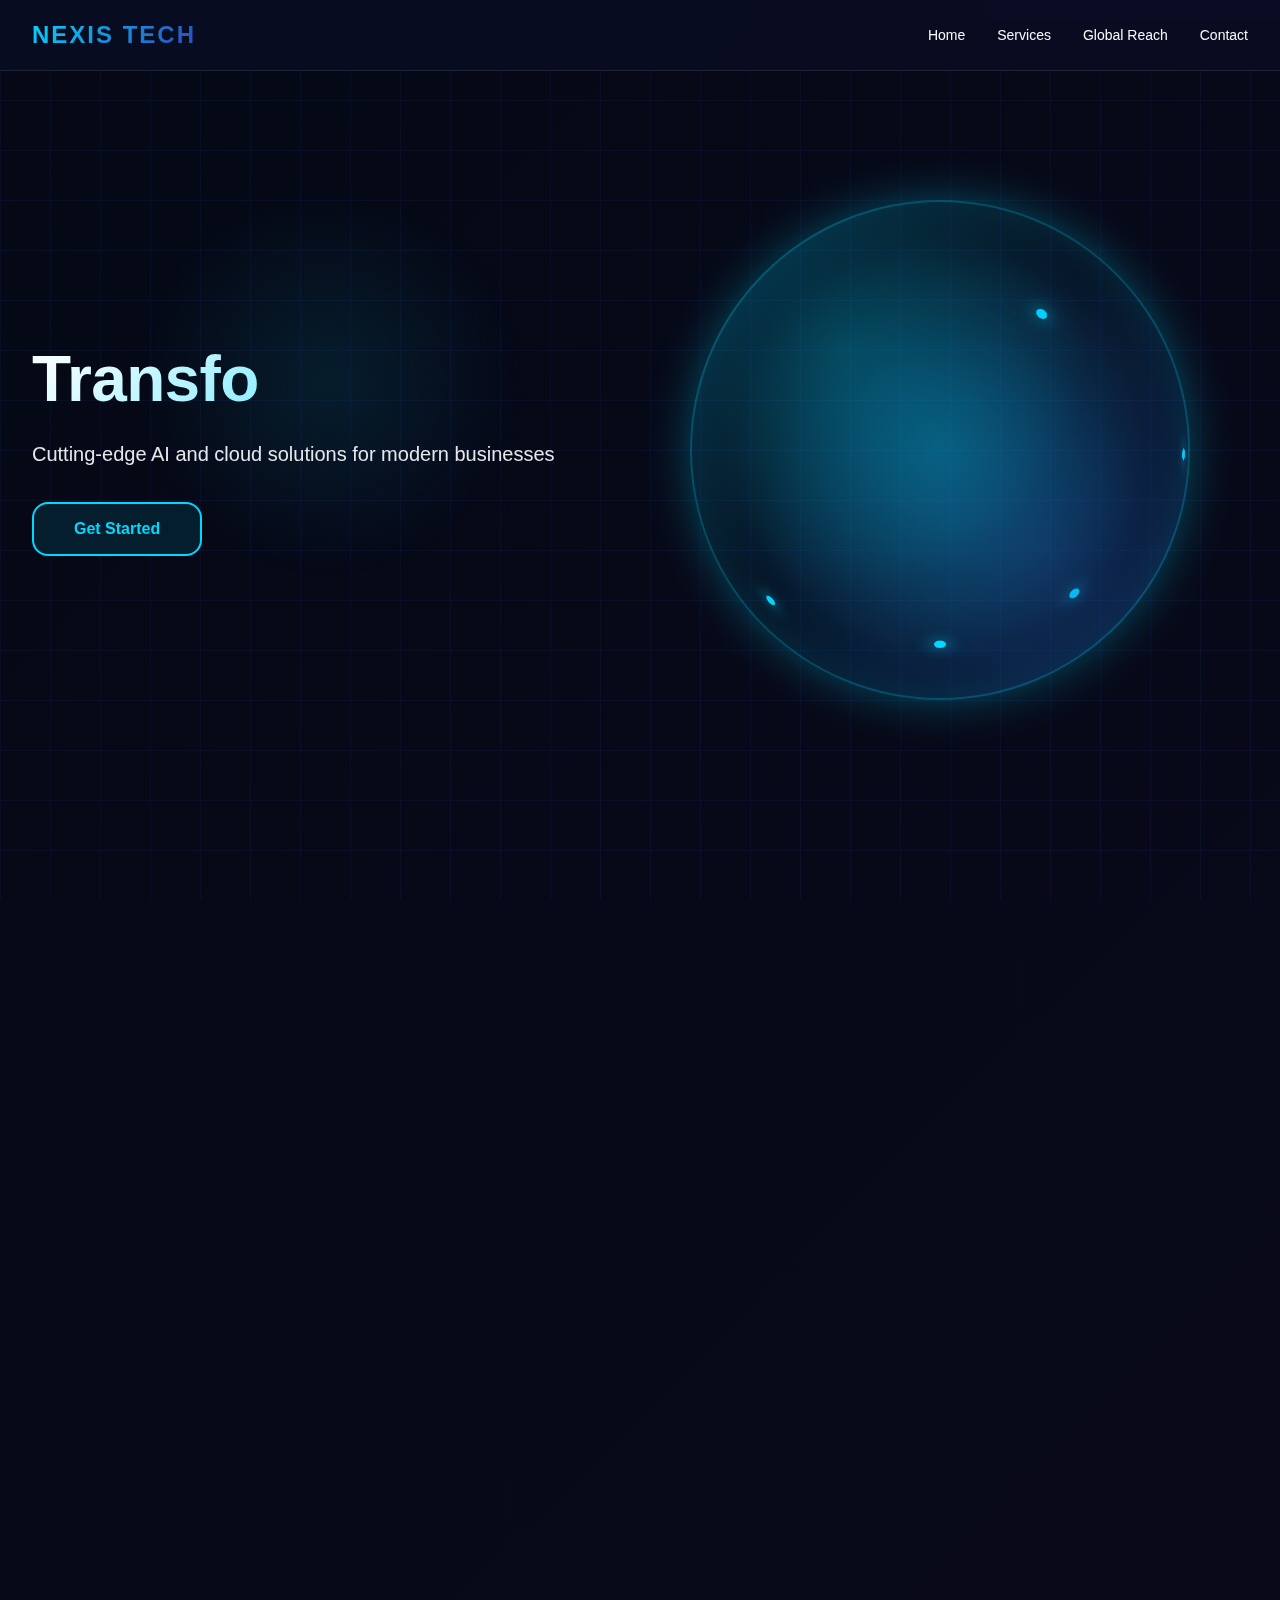
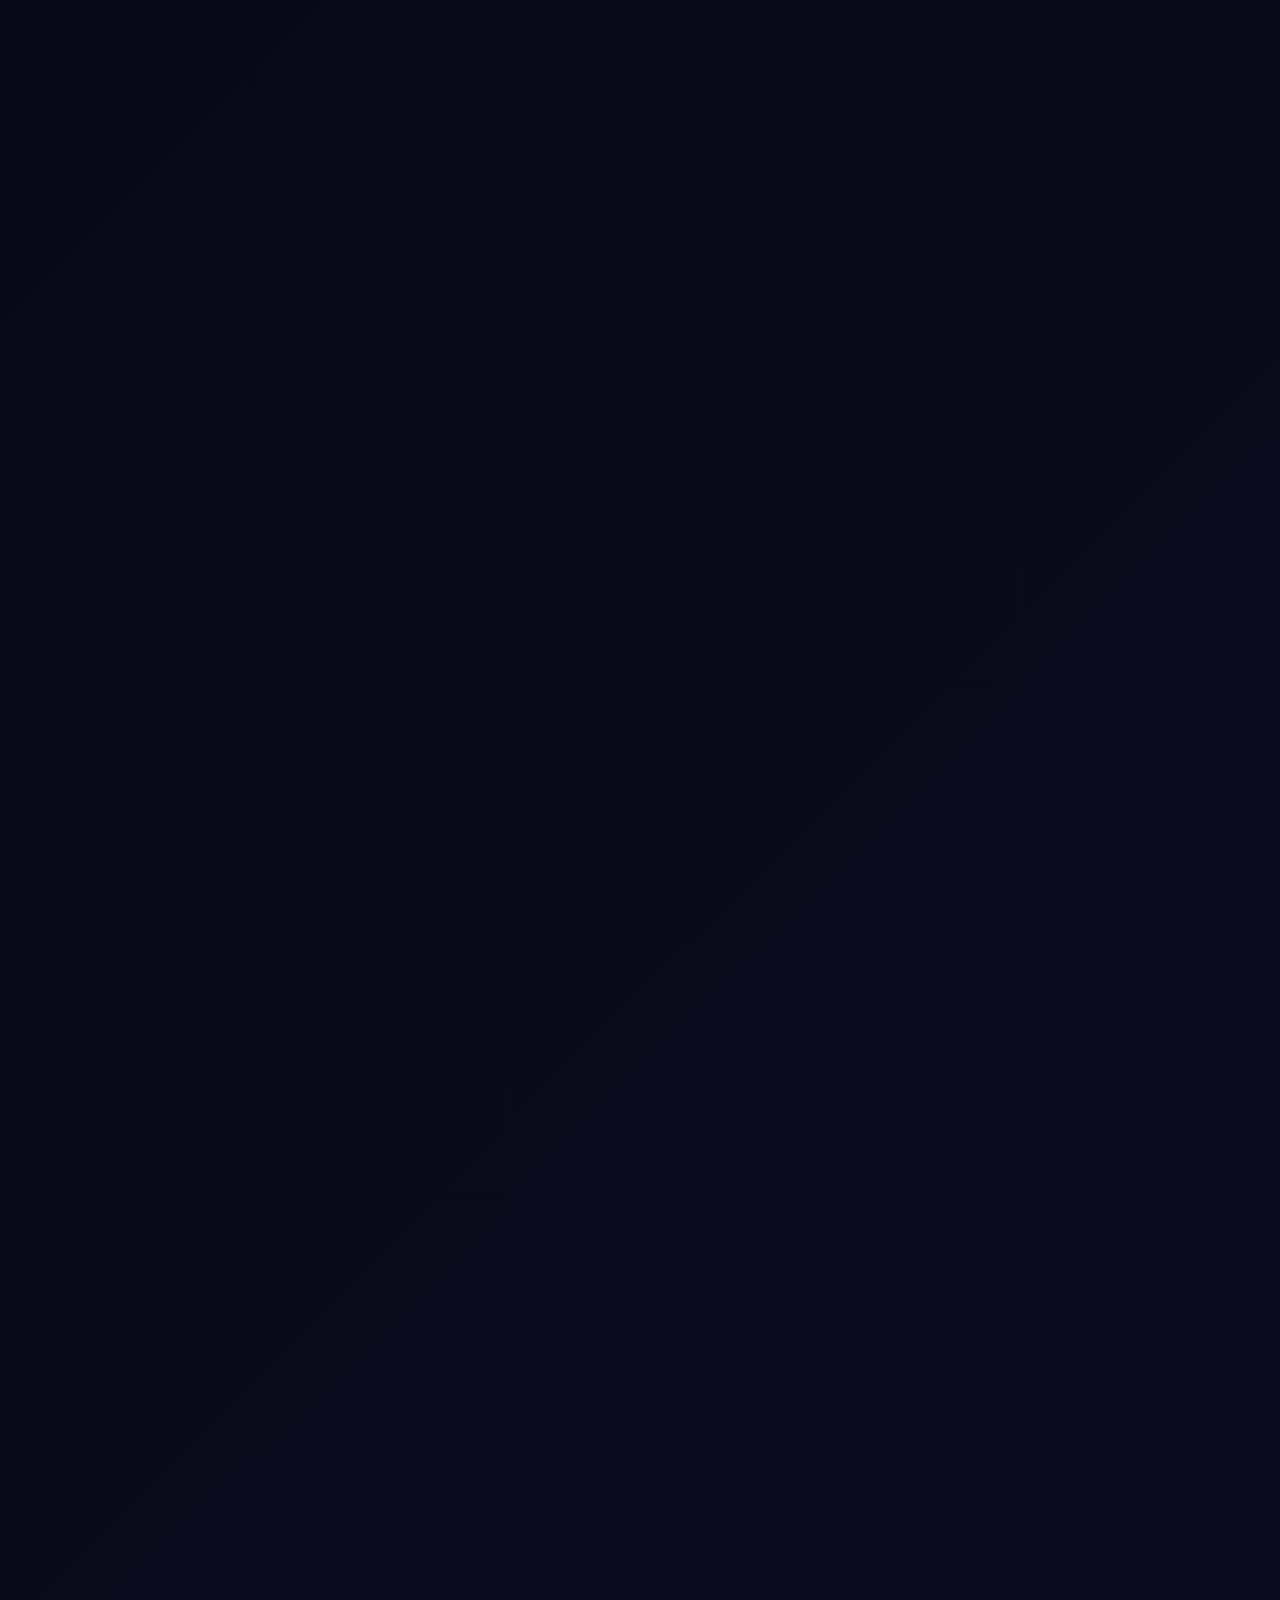
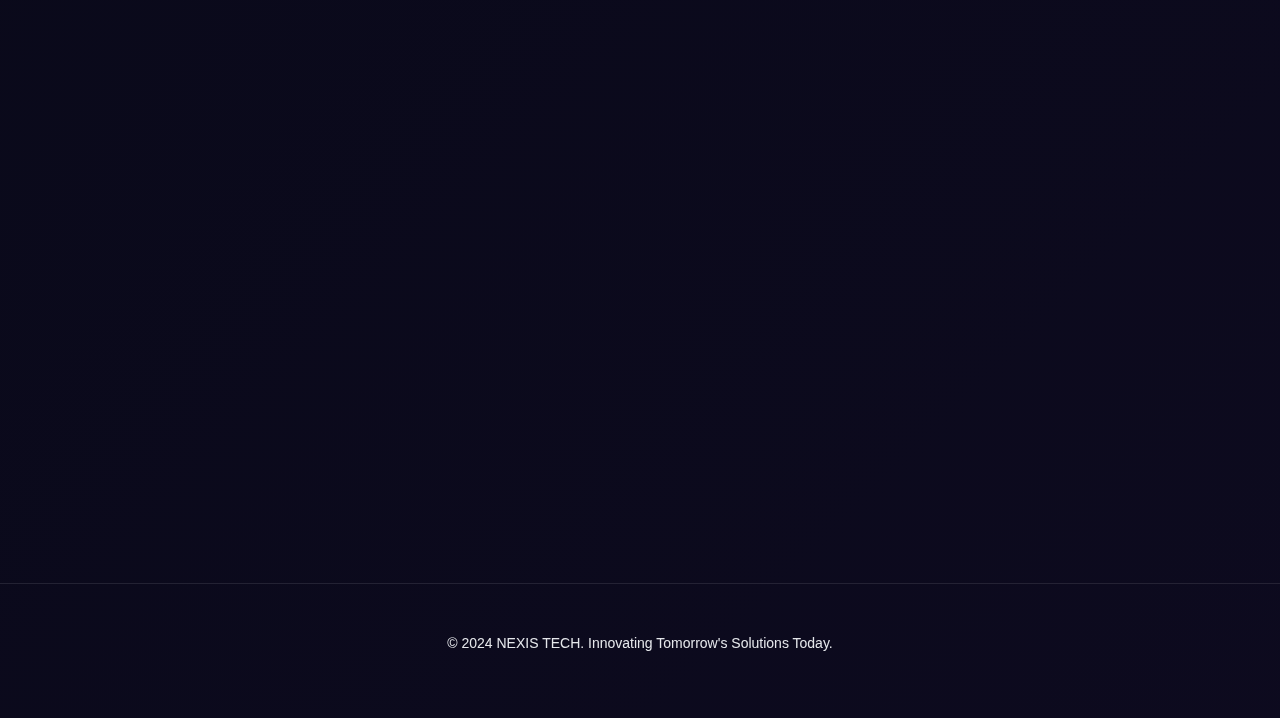
<file: tech-startup-3d/index.html>
<!DOCTYPE html>
<html lang="en">
<head>
    <meta charset="UTF-8">
    <meta name="viewport" content="width=device-width, initial-scale=1.0">
    <title>NEXIS TECH - Innovating Tomorrow's Solutions Today</title>
    <link rel="stylesheet" href="style.css">
</head>
<body>
    <!-- Tech Grid Background -->
    <div class="tech-grid"></div>
    <div class="floating-particles"></div>

    <!-- Glass Navigation -->
    <nav class="glass-nav">
        <div class="nav-container">
            <div class="logo">NEXIS TECH</div>
            <ul class="nav-links">
                <li><a href="#hero">Home</a></li>
                <li><a href="#services">Services</a></li>
                <li><a href="#stats">Global Reach</a></li>
                <li><a href="#contact">Contact</a></li>
            </ul>
        </div>
    </nav>

    <!-- Hero Section -->
    <section id="hero" class="hero-section">
        <div class="hero-content">
            <h1 class="hero-title" data-text="Transform Your Digital Future">Transform Your Digital Future</h1>
            <p class="hero-subtitle">Cutting-edge AI and cloud solutions for modern businesses</p>
            <button class="glass-cta">Get Started</button>
        </div>
        
        <!-- 3D Rotating Globe -->
        <div class="globe-container">
            <div class="globe-wrapper">
                <div class="globe">
                    <div class="globe-sphere">
                        <div class="connection-point" style="--lat: 37; --lon: -122;"></div>
                        <div class="connection-point" style="--lat: 51; --lon: 0;"></div>
                        <div class="connection-point" style="--lat: 1; --lon: 103;"></div>
                        <div class="connection-point" style="--lat: 35; --lon: 139;"></div>
                        <div class="connection-point" style="--lat: -33; --lon: 151;"></div>
                    </div>
                    <div class="globe-glow"></div>
                </div>
            </div>
        </div>
    </section>

    <!-- Services Section -->
    <section id="services" class="services-section">
        <div class="container">
            <h2 class="section-title fade-in">Our Services</h2>
            <div class="services-grid">
                <div class="glass-card service-card fade-in" style="animation-delay: 0.1s">
                    <div class="service-icon">🤖</div>
                    <h3>AI Solutions</h3>
                    <p>Machine learning models tailored to your needs</p>
                    <ul class="feature-list">
                        <li>Custom ML Models</li>
                        <li>Predictive Analytics</li>
                        <li>Automation</li>
                    </ul>
                </div>

                <div class="glass-card service-card fade-in" style="animation-delay: 0.2s">
                    <div class="service-icon">☁️</div>
                    <h3>Cloud Infrastructure</h3>
                    <p>Scalable cloud architecture and deployment</p>
                    <ul class="feature-list">
                        <li>Auto-scaling</li>
                        <li>99.9% Uptime</li>
                        <li>Global CDN</li>
                    </ul>
                </div>

                <div class="glass-card service-card fade-in" style="animation-delay: 0.3s">
                    <div class="service-icon">🔗</div>
                    <h3>Blockchain Integration</h3>
                    <p>Secure distributed ledger technology</p>
                    <ul class="feature-list">
                        <li>Smart Contracts</li>
                        <li>DApp Development</li>
                        <li>Web3 Ready</li>
                    </ul>
                </div>

                <div class="glass-card service-card fade-in" style="animation-delay: 0.4s">
                    <div class="service-icon">📡</div>
                    <h3>IoT Ecosystem</h3>
                    <p>Connected device management platform</p>
                    <ul class="feature-list">
                        <li>Real-time Monitoring</li>
                        <li>Edge Computing</li>
                        <li>Data Analytics</li>
                    </ul>
                </div>
            </div>
        </div>
    </section>

    <!-- Technology Stack -->
    <section class="tech-stack-section">
        <div class="container">
            <h2 class="section-title fade-in">Technology Stack</h2>
            <div class="tech-grid-display">
                <div class="tech-item glass-card fade-in" style="animation-delay: 0.1s">TensorFlow</div>
                <div class="tech-item glass-card fade-in" style="animation-delay: 0.2s">Kubernetes</div>
                <div class="tech-item glass-card fade-in" style="animation-delay: 0.3s">React</div>
                <div class="tech-item glass-card fade-in" style="animation-delay: 0.4s">Node.js</div>
                <div class="tech-item glass-card fade-in" style="animation-delay: 0.5s">PostgreSQL</div>
                <div class="tech-item glass-card fade-in" style="animation-delay: 0.6s">GraphQL</div>
            </div>
        </div>
    </section>

    <!-- Global Reach Statistics -->
    <section id="stats" class="stats-section">
        <div class="container">
            <h2 class="section-title fade-in">Global Reach</h2>
            <div class="stats-grid">
                <div class="stat-card glass-card fade-in" style="animation-delay: 0.1s">
                    <div class="stat-icon">👥</div>
                    <div class="stat-value" data-target="2000000">0</div>
                    <div class="stat-label">Active Users</div>
                </div>

                <div class="stat-card glass-card fade-in" style="animation-delay: 0.2s">
                    <div class="stat-icon">🌍</div>
                    <div class="stat-value" data-target="50">0</div>
                    <div class="stat-label">Countries</div>
                </div>

                <div class="stat-card glass-card fade-in" style="animation-delay: 0.3s">
                    <div class="stat-icon">⚡</div>
                    <div class="stat-value" data-target="99.9">0</div>
                    <div class="stat-label">Uptime %</div>
                </div>

                <div class="stat-card glass-card fade-in" style="animation-delay: 0.4s">
                    <div class="stat-icon">🏢</div>
                    <div class="stat-value" data-target="15">0</div>
                    <div class="stat-label">Data Centers</div>
                </div>
            </div>
        </div>
    </section>

    <!-- Team Section -->
    <section class="team-section">
        <div class="container">
            <h2 class="section-title fade-in">Our Team</h2>
            <div class="team-highlights">
                <div class="team-card glass-card fade-in" style="animation-delay: 0.1s">
                    <div class="team-number">100+</div>
                    <div class="team-label">Team Members</div>
                </div>

                <div class="team-card glass-card fade-in" style="animation-delay: 0.2s">
                    <div class="team-locations">
                        <div class="location-badge">San Francisco</div>
                        <div class="location-badge">London</div>
                        <div class="location-badge">Singapore</div>
                    </div>
                    <div class="team-label">Global Offices</div>
                </div>

                <div class="team-card glass-card fade-in" style="animation-delay: 0.3s">
                    <div class="team-number">200+</div>
                    <div class="team-label">Years Combined Experience</div>
                </div>
            </div>
        </div>
    </section>

    <!-- Contact Section -->
    <section id="contact" class="contact-section">
        <div class="container">
            <h2 class="section-title fade-in">Get In Touch</h2>
            <form class="contact-form glass-card fade-in">
                <div class="form-row">
                    <div class="form-group">
                        <label>Name</label>
                        <input type="text" class="glass-input" placeholder="Your name" required>
                    </div>
                    <div class="form-group">
                        <label>Email</label>
                        <input type="email" class="glass-input" placeholder="your@email.com" required>
                    </div>
                </div>
                <div class="form-group">
                    <label>Message</label>
                    <textarea class="glass-input" rows="5" placeholder="Tell us about your project..." required></textarea>
                </div>
                <button type="submit" class="glass-cta">Send Message</button>
            </form>
        </div>
    </section>

    <!-- Footer -->
    <footer class="footer">
        <div class="container">
            <p>&copy; 2024 NEXIS TECH. Innovating Tomorrow's Solutions Today.</p>
        </div>
    </footer>

    <script src="app.js"></script>
</body>
</html>
</file>
<file: kids-education-3d/style.css>
:root {
  /* Primitive Color Tokens */
  --color-white: rgba(255, 255, 255, 1);
  --color-black: rgba(0, 0, 0, 1);
  --color-cream-50: rgba(252, 252, 249, 1);
  --color-cream-100: rgba(255, 255, 253, 1);
  --color-gray-200: rgba(245, 245, 245, 1);
  --color-gray-300: rgba(167, 169, 169, 1);
  --color-gray-400: rgba(119, 124, 124, 1);
  --color-slate-500: rgba(98, 108, 113, 1);
  --color-brown-600: rgba(94, 82, 64, 1);
  --color-charcoal-700: rgba(31, 33, 33, 1);
  --color-charcoal-800: rgba(38, 40, 40, 1);
  --color-slate-900: rgba(19, 52, 59, 1);
  --color-teal-300: rgba(50, 184, 198, 1);
  --color-teal-400: rgba(45, 166, 178, 1);
  --color-teal-500: rgba(33, 128, 141, 1);
  --color-teal-600: rgba(29, 116, 128, 1);
  --color-teal-700: rgba(26, 104, 115, 1);
  --color-teal-800: rgba(41, 150, 161, 1);
  --color-red-400: rgba(255, 84, 89, 1);
  --color-red-500: rgba(192, 21, 47, 1);
  --color-orange-400: rgba(230, 129, 97, 1);
  --color-orange-500: rgba(168, 75, 47, 1);

  /* RGB versions for opacity control */
  --color-brown-600-rgb: 94, 82, 64;
  --color-teal-500-rgb: 33, 128, 141;
  --color-slate-900-rgb: 19, 52, 59;
  --color-slate-500-rgb: 98, 108, 113;
  --color-red-500-rgb: 192, 21, 47;
  --color-red-400-rgb: 255, 84, 89;
  --color-orange-500-rgb: 168, 75, 47;
  --color-orange-400-rgb: 230, 129, 97;

  /* Background color tokens (Light Mode) */
  --color-bg-1: rgba(59, 130, 246, 0.08); /* Light blue */
  --color-bg-2: rgba(245, 158, 11, 0.08); /* Light yellow */
  --color-bg-3: rgba(34, 197, 94, 0.08); /* Light green */
  --color-bg-4: rgba(239, 68, 68, 0.08); /* Light red */
  --color-bg-5: rgba(147, 51, 234, 0.08); /* Light purple */
  --color-bg-6: rgba(249, 115, 22, 0.08); /* Light orange */
  --color-bg-7: rgba(236, 72, 153, 0.08); /* Light pink */
  --color-bg-8: rgba(6, 182, 212, 0.08); /* Light cyan */

  /* Semantic Color Tokens (Light Mode) */
  --color-background: var(--color-cream-50);
  --color-surface: var(--color-cream-100);
  --color-text: var(--color-slate-900);
  --color-text-secondary: var(--color-slate-500);
  --color-primary: var(--color-teal-500);
  --color-primary-hover: var(--color-teal-600);
  --color-primary-active: var(--color-teal-700);
  --color-secondary: rgba(var(--color-brown-600-rgb), 0.12);
  --color-secondary-hover: rgba(var(--color-brown-600-rgb), 0.2);
  --color-secondary-active: rgba(var(--color-brown-600-rgb), 0.25);
  --color-border: rgba(var(--color-brown-600-rgb), 0.2);
  --color-btn-primary-text: var(--color-cream-50);
  --color-card-border: rgba(var(--color-brown-600-rgb), 0.12);
  --color-card-border-inner: rgba(var(--color-brown-600-rgb), 0.12);
  --color-error: var(--color-red-500);
  --color-success: var(--color-teal-500);
  --color-warning: var(--color-orange-500);
  --color-info: var(--color-slate-500);
  --color-focus-ring: rgba(var(--color-teal-500-rgb), 0.4);
  --color-select-caret: rgba(var(--color-slate-900-rgb), 0.8);

  /* Common style patterns */
  --focus-ring: 0 0 0 3px var(--color-focus-ring);
  --focus-outline: 2px solid var(--color-primary);
  --status-bg-opacity: 0.15;
  --status-border-opacity: 0.25;
  --select-caret-light: url("data:image/svg+xml,%3Csvg xmlns='http://www.w3.org/2000/svg' width='16' height='16' viewBox='0 0 24 24' fill='none' stroke='%23134252' stroke-width='2' stroke-linecap='round' stroke-linejoin='round'%3E%3Cpolyline points='6 9 12 15 18 9'%3E%3C/polyline%3E%3C/svg%3E");
  --select-caret-dark: url("data:image/svg+xml,%3Csvg xmlns='http://www.w3.org/2000/svg' width='16' height='16' viewBox='0 0 24 24' fill='none' stroke='%23f5f5f5' stroke-width='2' stroke-linecap='round' stroke-linejoin='round'%3E%3Cpolyline points='6 9 12 15 18 9'%3E%3C/polyline%3E%3C/svg%3E");

  /* RGB versions for opacity control */
  --color-success-rgb: 33, 128, 141;
  --color-error-rgb: 192, 21, 47;
  --color-warning-rgb: 168, 75, 47;
  --color-info-rgb: 98, 108, 113;

  /* Typography */
  --font-family-base: "FKGroteskNeue", "Geist", "Inter", -apple-system,
    BlinkMacSystemFont, "Segoe UI", Roboto, sans-serif;
  --font-family-mono: "Berkeley Mono", ui-monospace, SFMono-Regular, Menlo,
    Monaco, Consolas, monospace;
  --font-size-xs: 11px;
  --font-size-sm: 12px;
  --font-size-base: 14px;
  --font-size-md: 14px;
  --font-size-lg: 16px;
  --font-size-xl: 18px;
  --font-size-2xl: 20px;
  --font-size-3xl: 24px;
  --font-size-4xl: 30px;
  --font-weight-normal: 400;
  --font-weight-medium: 500;
  --font-weight-semibold: 550;
  --font-weight-bold: 600;
  --line-height-tight: 1.2;
  --line-height-normal: 1.5;
  --letter-spacing-tight: -0.01em;

  /* Spacing */
  --space-0: 0;
  --space-1: 1px;
  --space-2: 2px;
  --space-4: 4px;
  --space-6: 6px;
  --space-8: 8px;
  --space-10: 10px;
  --space-12: 12px;
  --space-16: 16px;
  --space-20: 20px;
  --space-24: 24px;
  --space-32: 32px;

  /* Border Radius */
  --radius-sm: 6px;
  --radius-base: 8px;
  --radius-md: 10px;
  --radius-lg: 12px;
  --radius-full: 9999px;

  /* Shadows */
  --shadow-xs: 0 1px 2px rgba(0, 0, 0, 0.02);
  --shadow-sm: 0 1px 3px rgba(0, 0, 0, 0.04), 0 1px 2px rgba(0, 0, 0, 0.02);
  --shadow-md: 0 4px 6px -1px rgba(0, 0, 0, 0.04),
    0 2px 4px -1px rgba(0, 0, 0, 0.02);
  --shadow-lg: 0 10px 15px -3px rgba(0, 0, 0, 0.04),
    0 4px 6px -2px rgba(0, 0, 0, 0.02);
  --shadow-inset-sm: inset 0 1px 0 rgba(255, 255, 255, 0.15),
    inset 0 -1px 0 rgba(0, 0, 0, 0.03);

  /* Animation */
  --duration-fast: 150ms;
  --duration-normal: 250ms;
  --ease-standard: cubic-bezier(0.16, 1, 0.3, 1);

  /* Layout */
  --container-sm: 640px;
  --container-md: 768px;
  --container-lg: 1024px;
  --container-xl: 1280px;
}

/* Dark mode colors */
@media (prefers-color-scheme: dark) {
  :root {
    /* RGB versions for opacity control (Dark Mode) */
    --color-gray-400-rgb: 119, 124, 124;
    --color-teal-300-rgb: 50, 184, 198;
    --color-gray-300-rgb: 167, 169, 169;
    --color-gray-200-rgb: 245, 245, 245;

    /* Background color tokens (Dark Mode) */
    --color-bg-1: rgba(29, 78, 216, 0.15); /* Dark blue */
    --color-bg-2: rgba(180, 83, 9, 0.15); /* Dark yellow */
    --color-bg-3: rgba(21, 128, 61, 0.15); /* Dark green */
    --color-bg-4: rgba(185, 28, 28, 0.15); /* Dark red */
    --color-bg-5: rgba(107, 33, 168, 0.15); /* Dark purple */
    --color-bg-6: rgba(194, 65, 12, 0.15); /* Dark orange */
    --color-bg-7: rgba(190, 24, 93, 0.15); /* Dark pink */
    --color-bg-8: rgba(8, 145, 178, 0.15); /* Dark cyan */

    /* Semantic Color Tokens (Dark Mode) */
    --color-background: var(--color-charcoal-700);
    --color-surface: var(--color-charcoal-800);
    --color-text: var(--color-gray-200);
    --color-text-secondary: rgba(var(--color-gray-300-rgb), 0.7);
    --color-primary: var(--color-teal-300);
    --color-primary-hover: var(--color-teal-400);
    --color-primary-active: var(--color-teal-800);
    --color-secondary: rgba(var(--color-gray-400-rgb), 0.15);
    --color-secondary-hover: rgba(var(--color-gray-400-rgb), 0.25);
    --color-secondary-active: rgba(var(--color-gray-400-rgb), 0.3);
    --color-border: rgba(var(--color-gray-400-rgb), 0.3);
    --color-error: var(--color-red-400);
    --color-success: var(--color-teal-300);
    --color-warning: var(--color-orange-400);
    --color-info: var(--color-gray-300);
    --color-focus-ring: rgba(var(--color-teal-300-rgb), 0.4);
    --color-btn-primary-text: var(--color-slate-900);
    --color-card-border: rgba(var(--color-gray-400-rgb), 0.2);
    --color-card-border-inner: rgba(var(--color-gray-400-rgb), 0.15);
    --shadow-inset-sm: inset 0 1px 0 rgba(255, 255, 255, 0.1),
      inset 0 -1px 0 rgba(0, 0, 0, 0.15);
    --button-border-secondary: rgba(var(--color-gray-400-rgb), 0.2);
    --color-border-secondary: rgba(var(--color-gray-400-rgb), 0.2);
    --color-select-caret: rgba(var(--color-gray-200-rgb), 0.8);

    /* Common style patterns - updated for dark mode */
    --focus-ring: 0 0 0 3px var(--color-focus-ring);
    --focus-outline: 2px solid var(--color-primary);
    --status-bg-opacity: 0.15;
    --status-border-opacity: 0.25;
    --select-caret-light: url("data:image/svg+xml,%3Csvg xmlns='http://www.w3.org/2000/svg' width='16' height='16' viewBox='0 0 24 24' fill='none' stroke='%23134252' stroke-width='2' stroke-linecap='round' stroke-linejoin='round'%3E%3Cpolyline points='6 9 12 15 18 9'%3E%3C/polyline%3E%3C/svg%3E");
    --select-caret-dark: url("data:image/svg+xml,%3Csvg xmlns='http://www.w3.org/2000/svg' width='16' height='16' viewBox='0 0 24 24' fill='none' stroke='%23f5f5f5' stroke-width='2' stroke-linecap='round' stroke-linejoin='round'%3E%3Cpolyline points='6 9 12 15 18 9'%3E%3C/polyline%3E%3C/svg%3E");

    /* RGB versions for dark mode */
    --color-success-rgb: var(--color-teal-300-rgb);
    --color-error-rgb: var(--color-red-400-rgb);
    --color-warning-rgb: var(--color-orange-400-rgb);
    --color-info-rgb: var(--color-gray-300-rgb);
  }
}

/* Data attribute for manual theme switching */
[data-color-scheme="dark"] {
  /* RGB versions for opacity control (dark mode) */
  --color-gray-400-rgb: 119, 124, 124;
  --color-teal-300-rgb: 50, 184, 198;
  --color-gray-300-rgb: 167, 169, 169;
  --color-gray-200-rgb: 245, 245, 245;

  /* Colorful background palette - Dark Mode */
  --color-bg-1: rgba(29, 78, 216, 0.15); /* Dark blue */
  --color-bg-2: rgba(180, 83, 9, 0.15); /* Dark yellow */
  --color-bg-3: rgba(21, 128, 61, 0.15); /* Dark green */
  --color-bg-4: rgba(185, 28, 28, 0.15); /* Dark red */
  --color-bg-5: rgba(107, 33, 168, 0.15); /* Dark purple */
  --color-bg-6: rgba(194, 65, 12, 0.15); /* Dark orange */
  --color-bg-7: rgba(190, 24, 93, 0.15); /* Dark pink */
  --color-bg-8: rgba(8, 145, 178, 0.15); /* Dark cyan */

  /* Semantic Color Tokens (Dark Mode) */
  --color-background: var(--color-charcoal-700);
  --color-surface: var(--color-charcoal-800);
  --color-text: var(--color-gray-200);
  --color-text-secondary: rgba(var(--color-gray-300-rgb), 0.7);
  --color-primary: var(--color-teal-300);
  --color-primary-hover: var(--color-teal-400);
  --color-primary-active: var(--color-teal-800);
  --color-secondary: rgba(var(--color-gray-400-rgb), 0.15);
  --color-secondary-hover: rgba(var(--color-gray-400-rgb), 0.25);
  --color-secondary-active: rgba(var(--color-gray-400-rgb), 0.3);
  --color-border: rgba(var(--color-gray-400-rgb), 0.3);
  --color-error: var(--color-red-400);
  --color-success: var(--color-teal-300);
  --color-warning: var(--color-orange-400);
  --color-info: var(--color-gray-300);
  --color-focus-ring: rgba(var(--color-teal-300-rgb), 0.4);
  --color-btn-primary-text: var(--color-slate-900);
  --color-card-border: rgba(var(--color-gray-400-rgb), 0.15);
  --color-card-border-inner: rgba(var(--color-gray-400-rgb), 0.15);
  --shadow-inset-sm: inset 0 1px 0 rgba(255, 255, 255, 0.1),
    inset 0 -1px 0 rgba(0, 0, 0, 0.15);
  --color-border-secondary: rgba(var(--color-gray-400-rgb), 0.2);
  --color-select-caret: rgba(var(--color-gray-200-rgb), 0.8);

  /* Common style patterns - updated for dark mode */
  --focus-ring: 0 0 0 3px var(--color-focus-ring);
  --focus-outline: 2px solid var(--color-primary);
  --status-bg-opacity: 0.15;
  --status-border-opacity: 0.25;
  --select-caret-light: url("data:image/svg+xml,%3Csvg xmlns='http://www.w3.org/2000/svg' width='16' height='16' viewBox='0 0 24 24' fill='none' stroke='%23134252' stroke-width='2' stroke-linecap='round' stroke-linejoin='round'%3E%3Cpolyline points='6 9 12 15 18 9'%3E%3C/polyline%3E%3C/svg%3E");
  --select-caret-dark: url("data:image/svg+xml,%3Csvg xmlns='http://www.w3.org/2000/svg' width='16' height='16' viewBox='0 0 24 24' fill='none' stroke='%23f5f5f5' stroke-width='2' stroke-linecap='round' stroke-linejoin='round'%3E%3Cpolyline points='6 9 12 15 18 9'%3E%3C/polyline%3E%3C/svg%3E");

  /* RGB versions for dark mode */
  --color-success-rgb: var(--color-teal-300-rgb);
  --color-error-rgb: var(--color-red-400-rgb);
  --color-warning-rgb: var(--color-orange-400-rgb);
  --color-info-rgb: var(--color-gray-300-rgb);
}

[data-color-scheme="light"] {
  /* RGB versions for opacity control (light mode) */
  --color-brown-600-rgb: 94, 82, 64;
  --color-teal-500-rgb: 33, 128, 141;
  --color-slate-900-rgb: 19, 52, 59;

  /* Semantic Color Tokens (Light Mode) */
  --color-background: var(--color-cream-50);
  --color-surface: var(--color-cream-100);
  --color-text: var(--color-slate-900);
  --color-text-secondary: var(--color-slate-500);
  --color-primary: var(--color-teal-500);
  --color-primary-hover: var(--color-teal-600);
  --color-primary-active: var(--color-teal-700);
  --color-secondary: rgba(var(--color-brown-600-rgb), 0.12);
  --color-secondary-hover: rgba(var(--color-brown-600-rgb), 0.2);
  --color-secondary-active: rgba(var(--color-brown-600-rgb), 0.25);
  --color-border: rgba(var(--color-brown-600-rgb), 0.2);
  --color-btn-primary-text: var(--color-cream-50);
  --color-card-border: rgba(var(--color-brown-600-rgb), 0.12);
  --color-card-border-inner: rgba(var(--color-brown-600-rgb), 0.12);
  --color-error: var(--color-red-500);
  --color-success: var(--color-teal-500);
  --color-warning: var(--color-orange-500);
  --color-info: var(--color-slate-500);
  --color-focus-ring: rgba(var(--color-teal-500-rgb), 0.4);

  /* RGB versions for light mode */
  --color-success-rgb: var(--color-teal-500-rgb);
  --color-error-rgb: var(--color-red-500-rgb);
  --color-warning-rgb: var(--color-orange-500-rgb);
  --color-info-rgb: var(--color-slate-500-rgb);
}

/* Base styles */
html {
  font-size: var(--font-size-base);
  font-family: var(--font-family-base);
  line-height: var(--line-height-normal);
  color: var(--color-text);
  background-color: var(--color-background);
  -webkit-font-smoothing: antialiased;
  box-sizing: border-box;
}

body {
  margin: 0;
  padding: 0;
}

*,
*::before,
*::after {
  box-sizing: inherit;
}

/* Typography */
h1,
h2,
h3,
h4,
h5,
h6 {
  margin: 0;
  font-weight: var(--font-weight-semibold);
  line-height: var(--line-height-tight);
  color: var(--color-text);
  letter-spacing: var(--letter-spacing-tight);
}

h1 {
  font-size: var(--font-size-4xl);
}
h2 {
  font-size: var(--font-size-3xl);
}
h3 {
  font-size: var(--font-size-2xl);
}
h4 {
  font-size: var(--font-size-xl);
}
h5 {
  font-size: var(--font-size-lg);
}
h6 {
  font-size: var(--font-size-md);
}

p {
  margin: 0 0 var(--space-16) 0;
}

a {
  color: var(--color-primary);
  text-decoration: none;
  transition: color var(--duration-fast) var(--ease-standard);
}

a:hover {
  color: var(--color-primary-hover);
}

code,
pre {
  font-family: var(--font-family-mono);
  font-size: calc(var(--font-size-base) * 0.95);
  background-color: var(--color-secondary);
  border-radius: var(--radius-sm);
}

code {
  padding: var(--space-1) var(--space-4);
}

pre {
  padding: var(--space-16);
  margin: var(--space-16) 0;
  overflow: auto;
  border: 1px solid var(--color-border);
}

pre code {
  background: none;
  padding: 0;
}

/* Buttons */
.btn {
  display: inline-flex;
  align-items: center;
  justify-content: center;
  padding: var(--space-8) var(--space-16);
  border-radius: var(--radius-base);
  font-size: var(--font-size-base);
  font-weight: 500;
  line-height: 1.5;
  cursor: pointer;
  transition: all var(--duration-normal) var(--ease-standard);
  border: none;
  text-decoration: none;
  position: relative;
}

.btn:focus-visible {
  outline: none;
  box-shadow: var(--focus-ring);
}

.btn--primary {
  background: var(--color-primary);
  color: var(--color-btn-primary-text);
}

.btn--primary:hover {
  background: var(--color-primary-hover);
}

.btn--primary:active {
  background: var(--color-primary-active);
}

.btn--secondary {
  background: var(--color-secondary);
  color: var(--color-text);
}

.btn--secondary:hover {
  background: var(--color-secondary-hover);
}

.btn--secondary:active {
  background: var(--color-secondary-active);
}

.btn--outline {
  background: transparent;
  border: 1px solid var(--color-border);
  color: var(--color-text);
}

.btn--outline:hover {
  background: var(--color-secondary);
}

.btn--sm {
  padding: var(--space-4) var(--space-12);
  font-size: var(--font-size-sm);
  border-radius: var(--radius-sm);
}

.btn--lg {
  padding: var(--space-10) var(--space-20);
  font-size: var(--font-size-lg);
  border-radius: var(--radius-md);
}

.btn--full-width {
  width: 100%;
}

.btn:disabled {
  opacity: 0.5;
  cursor: not-allowed;
}

/* Form elements */
.form-control {
  display: block;
  width: 100%;
  padding: var(--space-8) var(--space-12);
  font-size: var(--font-size-md);
  line-height: 1.5;
  color: var(--color-text);
  background-color: var(--color-surface);
  border: 1px solid var(--color-border);
  border-radius: var(--radius-base);
  transition: border-color var(--duration-fast) var(--ease-standard),
    box-shadow var(--duration-fast) var(--ease-standard);
}

textarea.form-control {
  font-family: var(--font-family-base);
  font-size: var(--font-size-base);
}

select.form-control {
  padding: var(--space-8) var(--space-12);
  -webkit-appearance: none;
  -moz-appearance: none;
  appearance: none;
  background-image: var(--select-caret-light);
  background-repeat: no-repeat;
  background-position: right var(--space-12) center;
  background-size: 16px;
  padding-right: var(--space-32);
}

/* Add a dark mode specific caret */
@media (prefers-color-scheme: dark) {
  select.form-control {
    background-image: var(--select-caret-dark);
  }
}

/* Also handle data-color-scheme */
[data-color-scheme="dark"] select.form-control {
  background-image: var(--select-caret-dark);
}

[data-color-scheme="light"] select.form-control {
  background-image: var(--select-caret-light);
}

.form-control:focus {
  border-color: var(--color-primary);
  outline: var(--focus-outline);
}

.form-label {
  display: block;
  margin-bottom: var(--space-8);
  font-weight: var(--font-weight-medium);
  font-size: var(--font-size-sm);
}

.form-group {
  margin-bottom: var(--space-16);
}

/* Card component */
.card {
  background-color: var(--color-surface);
  border-radius: var(--radius-lg);
  border: 1px solid var(--color-card-border);
  box-shadow: var(--shadow-sm);
  overflow: hidden;
  transition: box-shadow var(--duration-normal) var(--ease-standard);
}

.card:hover {
  box-shadow: var(--shadow-md);
}

.card__body {
  padding: var(--space-16);
}

.card__header,
.card__footer {
  padding: var(--space-16);
  border-bottom: 1px solid var(--color-card-border-inner);
}

/* Status indicators - simplified with CSS variables */
.status {
  display: inline-flex;
  align-items: center;
  padding: var(--space-6) var(--space-12);
  border-radius: var(--radius-full);
  font-weight: var(--font-weight-medium);
  font-size: var(--font-size-sm);
}

.status--success {
  background-color: rgba(
    var(--color-success-rgb, 33, 128, 141),
    var(--status-bg-opacity)
  );
  color: var(--color-success);
  border: 1px solid
    rgba(var(--color-success-rgb, 33, 128, 141), var(--status-border-opacity));
}

.status--error {
  background-color: rgba(
    var(--color-error-rgb, 192, 21, 47),
    var(--status-bg-opacity)
  );
  color: var(--color-error);
  border: 1px solid
    rgba(var(--color-error-rgb, 192, 21, 47), var(--status-border-opacity));
}

.status--warning {
  background-color: rgba(
    var(--color-warning-rgb, 168, 75, 47),
    var(--status-bg-opacity)
  );
  color: var(--color-warning);
  border: 1px solid
    rgba(var(--color-warning-rgb, 168, 75, 47), var(--status-border-opacity));
}

.status--info {
  background-color: rgba(
    var(--color-info-rgb, 98, 108, 113),
    var(--status-bg-opacity)
  );
  color: var(--color-info);
  border: 1px solid
    rgba(var(--color-info-rgb, 98, 108, 113), var(--status-border-opacity));
}

/* Container layout */
.container {
  width: 100%;
  margin-right: auto;
  margin-left: auto;
  padding-right: var(--space-16);
  padding-left: var(--space-16);
}

@media (min-width: 640px) {
  .container {
    max-width: var(--container-sm);
  }
}
@media (min-width: 768px) {
  .container {
    max-width: var(--container-md);
  }
}
@media (min-width: 1024px) {
  .container {
    max-width: var(--container-lg);
  }
}
@media (min-width: 1280px) {
  .container {
    max-width: var(--container-xl);
  }
}

/* Utility classes */
.flex {
  display: flex;
}
.flex-col {
  flex-direction: column;
}
.items-center {
  align-items: center;
}
.justify-center {
  justify-content: center;
}
.justify-between {
  justify-content: space-between;
}
.gap-4 {
  gap: var(--space-4);
}
.gap-8 {
  gap: var(--space-8);
}
.gap-16 {
  gap: var(--space-16);
}

.m-0 {
  margin: 0;
}
.mt-8 {
  margin-top: var(--space-8);
}
.mb-8 {
  margin-bottom: var(--space-8);
}
.mx-8 {
  margin-left: var(--space-8);
  margin-right: var(--space-8);
}
.my-8 {
  margin-top: var(--space-8);
  margin-bottom: var(--space-8);
}

.p-0 {
  padding: 0;
}
.py-8 {
  padding-top: var(--space-8);
  padding-bottom: var(--space-8);
}
.px-8 {
  padding-left: var(--space-8);
  padding-right: var(--space-8);
}
.py-16 {
  padding-top: var(--space-16);
  padding-bottom: var(--space-16);
}
.px-16 {
  padding-left: var(--space-16);
  padding-right: var(--space-16);
}

.block {
  display: block;
}
.hidden {
  display: none;
}

/* Accessibility */
.sr-only {
  position: absolute;
  width: 1px;
  height: 1px;
  padding: 0;
  margin: -1px;
  overflow: hidden;
  clip: rect(0, 0, 0, 0);
  white-space: nowrap;
  border-width: 0;
}

:focus-visible {
  outline: var(--focus-outline);
  outline-offset: 2px;
}

/* Dark mode specifics */
[data-color-scheme="dark"] .btn--outline {
  border: 1px solid var(--color-border-secondary);
}

@font-face {
  font-family: 'FKGroteskNeue';
  src: url('https://r2cdn.perplexity.ai/fonts/FKGroteskNeue.woff2')
    format('woff2');
}

/* END PERPLEXITY DESIGN SYSTEM */
/* Design System Variables */
:root {
  --color-yellow: #FFD93D;
  --color-blue: #6BCB77;
  --color-pink: #FF6B9D;
  --color-green: #95E1D3;
  --color-purple: #A78BFA;
  --color-white: #FFFFFF;
  --color-light: #FFF9E6;
  --color-shadow: rgba(0, 0, 0, 0.1);
  --font-main: 'Comic Sans MS', 'Chalkboard SE', 'Arial Rounded MT Bold', sans-serif;
  --bounce-ease: cubic-bezier(0.68, -0.55, 0.265, 1.55);
}

* {
  margin: 0;
  padding: 0;
  box-sizing: border-box;
}

body {
  font-family: var(--font-main);
  background: linear-gradient(135deg, #E0F7FA 0%, #FFE5F3 50%, #FFF9C4 100%);
  color: #333;
  overflow-x: hidden;
  min-height: 100vh;
}

/* Background Elements */
.background-elements {
  position: fixed;
  top: 0;
  left: 0;
  width: 100%;
  height: 100%;
  pointer-events: none;
  z-index: 0;
  overflow: hidden;
}

.cloud {
  position: absolute;
  width: 120px;
  height: 60px;
  background: rgba(255, 255, 255, 0.8);
  border-radius: 60px;
  box-shadow: 0 4px 20px rgba(0, 0, 0, 0.05);
}

.cloud::before,
.cloud::after {
  content: '';
  position: absolute;
  background: rgba(255, 255, 255, 0.8);
  border-radius: 50%;
}

.cloud::before {
  width: 50px;
  height: 50px;
  top: -25px;
  left: 20px;
}

.cloud::after {
  width: 60px;
  height: 60px;
  top: -30px;
  right: 20px;
}

.cloud-1 {
  top: 10%;
  left: -150px;
  animation: floatCloud 30s linear infinite;
}

.cloud-2 {
  top: 40%;
  left: -150px;
  animation: floatCloud 25s linear infinite 5s;
}

.cloud-3 {
  top: 70%;
  left: -150px;
  animation: floatCloud 35s linear infinite 10s;
}

@keyframes floatCloud {
  0% {
    transform: translateX(0);
  }
  100% {
    transform: translateX(calc(100vw + 150px));
  }
}

.floating-island {
  position: absolute;
  width: 150px;
  height: 100px;
  background: linear-gradient(135deg, var(--color-green), var(--color-blue));
  border-radius: 50% 50% 45% 45%;
  animation: gentleBounce 4s ease-in-out infinite;
  opacity: 0.3;
}

.island-1 {
  top: 20%;
  right: 10%;
  animation-delay: 0s;
}

.island-2 {
  top: 60%;
  left: 5%;
  animation-delay: 1s;
}

@keyframes gentleBounce {
  0%, 100% {
    transform: translateY(0);
  }
  50% {
    transform: translateY(-20px);
  }
}

.star-particle {
  position: absolute;
  width: 20px;
  height: 20px;
  animation: twinkle 2s ease-in-out infinite;
}

.star-particle::before {
  content: '⭐';
  font-size: 20px;
}

.star-1 {
  top: 15%;
  left: 20%;
  animation-delay: 0s;
}

.star-2 {
  top: 35%;
  right: 15%;
  animation-delay: 0.5s;
}

.star-3 {
  top: 65%;
  left: 30%;
  animation-delay: 1s;
}

.star-4 {
  top: 80%;
  right: 25%;
  animation-delay: 1.5s;
}

@keyframes twinkle {
  0%, 100% {
    opacity: 0.3;
    transform: scale(0.8);
  }
  50% {
    opacity: 1;
    transform: scale(1.2);
  }
}

/* Hero Section */
.hero {
  position: relative;
  min-height: 100vh;
  display: flex;
  align-items: center;
  justify-content: center;
  text-align: center;
  padding: 2rem;
  z-index: 1;
}

.hero-content {
  animation: fadeInUp 1s ease-out;
}

.mascot-main {
  animation: floatCharacter 3s ease-in-out infinite;
  margin-bottom: 2rem;
}

.character-bubble {
  width: 150px;
  height: 150px;
  background: linear-gradient(135deg, var(--color-yellow), var(--color-pink));
  border-radius: 50%;
  display: flex;
  align-items: center;
  justify-content: center;
  margin: 0 auto;
  box-shadow: 0 10px 40px rgba(255, 107, 157, 0.4);
  border: 6px solid var(--color-white);
  position: relative;
}

.character-bubble::before {
  content: '😊';
  font-size: 80px;
  position: absolute;
}

.wave-hand {
  position: absolute;
  top: -20px;
  right: -10px;
  font-size: 50px;
  animation: wave 1s ease-in-out infinite;
}

@keyframes wave {
  0%, 100% {
    transform: rotate(0deg);
  }
  25% {
    transform: rotate(20deg);
  }
  75% {
    transform: rotate(-20deg);
  }
}

@keyframes floatCharacter {
  0%, 100% {
    transform: translateY(0) rotate(-2deg);
  }
  50% {
    transform: translateY(-20px) rotate(2deg);
  }
}

.hero-title {
  font-size: 4rem;
  font-weight: bold;
  color: var(--color-purple);
  text-shadow: 4px 4px 0 var(--color-yellow), -2px -2px 0 var(--color-pink);
  margin-bottom: 1rem;
  animation: bounceIn 1s var(--bounce-ease);
}

.hero-tagline {
  font-size: 2rem;
  color: var(--color-blue);
  margin-bottom: 2rem;
  text-shadow: 2px 2px 4px rgba(0, 0, 0, 0.1);
}

@keyframes bounceIn {
  0% {
    transform: scale(0);
    opacity: 0;
  }
  50% {
    transform: scale(1.2);
  }
  100% {
    transform: scale(1);
    opacity: 1;
  }
}

@keyframes fadeInUp {
  from {
    opacity: 0;
    transform: translateY(50px);
  }
  to {
    opacity: 1;
    transform: translateY(0);
  }
}

/* Buttons */
.btn-primary {
  padding: 1.5rem 3rem;
  font-size: 1.5rem;
  font-weight: bold;
  background: linear-gradient(135deg, var(--color-pink), var(--color-purple));
  color: white;
  border: none;
  border-radius: 50px;
  cursor: pointer;
  box-shadow: 0 8px 25px rgba(255, 107, 157, 0.4);
  transition: all 0.3s var(--bounce-ease);
  font-family: var(--font-main);
  border: 4px solid var(--color-white);
}

.btn-primary:hover {
  transform: translateY(-5px) scale(1.05);
  box-shadow: 0 12px 35px rgba(255, 107, 157, 0.6);
  animation: wiggle 0.5s ease-in-out;
}

.btn-primary:active {
  transform: translateY(-2px) scale(1.02);
}

@keyframes wiggle {
  0%, 100% {
    transform: rotate(0deg);
  }
  25% {
    transform: rotate(-5deg);
  }
  75% {
    transform: rotate(5deg);
  }
}

/* Learning Areas Section */
.learning-areas {
  position: relative;
  padding: 4rem 2rem;
  z-index: 1;
}

.section-title {
  text-align: center;
  font-size: 3rem;
  color: var(--color-purple);
  margin-bottom: 3rem;
  text-shadow: 3px 3px 0 var(--color-yellow);
  animation: bounceIn 1s var(--bounce-ease);
}

.subjects-grid {
  display: grid;
  grid-template-columns: repeat(auto-fit, minmax(280px, 1fr));
  gap: 2rem;
  max-width: 1200px;
  margin: 0 auto;
  perspective: 1000px;
}

.subject-card {
  height: 400px;
  cursor: pointer;
  transition: transform 0.3s ease;
  animation: slideInUp 0.6s ease-out forwards;
  opacity: 0;
}

.subject-card:nth-child(1) {
  animation-delay: 0.1s;
}

.subject-card:nth-child(2) {
  animation-delay: 0.2s;
}

.subject-card:nth-child(3) {
  animation-delay: 0.3s;
}

.subject-card:nth-child(4) {
  animation-delay: 0.4s;
}

@keyframes slideInUp {
  from {
    opacity: 0;
    transform: translateY(50px);
  }
  to {
    opacity: 1;
    transform: translateY(0);
  }
}

.subject-card:hover {
  transform: translateY(-15px);
  animation: floatCard 2s ease-in-out infinite;
}

@keyframes floatCard {
  0%, 100% {
    transform: translateY(-15px);
  }
  50% {
    transform: translateY(-25px);
  }
}

.card-inner {
  position: relative;
  width: 100%;
  height: 100%;
  transition: transform 0.6s;
  transform-style: preserve-3d;
}

.subject-card.flipped .card-inner {
  transform: rotateY(180deg);
}

.card-front,
.card-back {
  position: absolute;
  width: 100%;
  height: 100%;
  backface-visibility: hidden;
  border-radius: 30px;
  padding: 2rem;
  display: flex;
  flex-direction: column;
  align-items: center;
  justify-content: center;
  box-shadow: 0 15px 40px rgba(0, 0, 0, 0.15);
  border: 5px solid var(--color-white);
}

.card-front {
  background: linear-gradient(135deg, var(--card-color), var(--color-white));
  position: relative;
  overflow: hidden;
}

.card-back {
  background: linear-gradient(135deg, var(--color-white), var(--card-color));
  transform: rotateY(180deg);
}

.mascot-icon {
  font-size: 5rem;
  margin-bottom: 1rem;
  animation: bounce 2s ease-in-out infinite;
}

@keyframes bounce {
  0%, 100% {
    transform: translateY(0);
  }
  50% {
    transform: translateY(-20px);
  }
}

.subject-emoji {
  font-size: 3rem;
  margin-bottom: 1rem;
}

.card-front h3,
.card-back h3 {
  font-size: 2rem;
  color: #333;
  margin-bottom: 0.5rem;
}

.mascot-name {
  font-size: 1.2rem;
  color: #666;
  font-style: italic;
}

.card-shine {
  position: absolute;
  top: 0;
  left: -100%;
  width: 50%;
  height: 100%;
  background: linear-gradient(90deg, transparent, rgba(255, 255, 255, 0.5), transparent);
  animation: shine 3s ease-in-out infinite;
}

@keyframes shine {
  0% {
    left: -100%;
  }
  50%, 100% {
    left: 150%;
  }
}

.activities-list {
  list-style: none;
  margin: 1rem 0;
  text-align: left;
}

.activities-list li {
  font-size: 1.2rem;
  padding: 0.5rem;
  margin: 0.5rem 0;
  background: rgba(255, 255, 255, 0.7);
  border-radius: 15px;
  border: 2px solid var(--card-color);
}

.btn-start-learning {
  padding: 1rem 2rem;
  font-size: 1.2rem;
  background: var(--card-color);
  color: #333;
  border: none;
  border-radius: 25px;
  cursor: pointer;
  font-weight: bold;
  font-family: var(--font-main);
  box-shadow: 0 5px 15px rgba(0, 0, 0, 0.2);
  transition: all 0.3s ease;
}

.btn-start-learning:hover {
  transform: scale(1.1);
  box-shadow: 0 8px 20px rgba(0, 0, 0, 0.3);
}

/* Games Zone Section */
.games-zone {
  position: relative;
  padding: 4rem 2rem;
  background: linear-gradient(135deg, rgba(167, 139, 250, 0.2), rgba(149, 225, 211, 0.2));
  z-index: 1;
}

.games-grid {
  display: grid;
  grid-template-columns: repeat(auto-fit, minmax(250px, 1fr));
  gap: 2rem;
  max-width: 1000px;
  margin: 0 auto;
}

.game-card {
  background: var(--color-white);
  padding: 2rem;
  border-radius: 25px;
  text-align: center;
  box-shadow: 0 10px 30px rgba(0, 0, 0, 0.15);
  border: 4px solid var(--color-yellow);
  transition: all 0.3s ease;
  animation: popIn 0.5s var(--bounce-ease) forwards;
  opacity: 0;
}

.game-card:nth-child(1) {
  animation-delay: 0.1s;
}

.game-card:nth-child(2) {
  animation-delay: 0.2s;
}

.game-card:nth-child(3) {
  animation-delay: 0.3s;
}

@keyframes popIn {
  from {
    opacity: 0;
    transform: scale(0);
  }
  to {
    opacity: 1;
    transform: scale(1);
  }
}

.game-card:hover {
  transform: translateY(-10px) rotate(2deg);
  box-shadow: 0 15px 40px rgba(0, 0, 0, 0.2);
}

.game-icon {
  font-size: 4rem;
  margin-bottom: 1rem;
  animation: spin 4s linear infinite;
}

@keyframes spin {
  0% {
    transform: rotate(0deg);
  }
  100% {
    transform: rotate(360deg);
  }
}

.game-card h3 {
  font-size: 1.8rem;
  color: var(--color-purple);
  margin-bottom: 0.5rem;
}

.game-card p {
  font-size: 1.1rem;
  color: #666;
  margin-bottom: 1rem;
}

.btn-play {
  padding: 0.8rem 2rem;
  font-size: 1.1rem;
  background: linear-gradient(135deg, var(--color-green), var(--color-blue));
  color: white;
  border: none;
  border-radius: 25px;
  cursor: pointer;
  font-weight: bold;
  font-family: var(--font-main);
  box-shadow: 0 5px 15px rgba(0, 0, 0, 0.2);
  transition: all 0.3s ease;
}

.btn-play:hover {
  transform: scale(1.1);
  box-shadow: 0 8px 20px rgba(0, 0, 0, 0.3);
}

/* Progress Dashboard Section */
.progress-dashboard {
  position: relative;
  padding: 4rem 2rem;
  z-index: 1;
}

.achievements-container {
  display: grid;
  grid-template-columns: repeat(auto-fit, minmax(280px, 1fr));
  gap: 2rem;
  max-width: 1000px;
  margin: 0 auto;
}

.achievement-card {
  background: var(--color-white);
  padding: 2rem;
  border-radius: 25px;
  text-align: center;
  box-shadow: 0 10px 30px rgba(0, 0, 0, 0.15);
  border: 4px solid var(--color-pink);
  transition: all 0.3s ease;
  animation: slideInScale 0.6s var(--bounce-ease) forwards;
  opacity: 0;
}

.achievement-card:nth-child(1) {
  animation-delay: 0.1s;
}

.achievement-card:nth-child(2) {
  animation-delay: 0.2s;
}

.achievement-card:nth-child(3) {
  animation-delay: 0.3s;
}

@keyframes slideInScale {
  from {
    opacity: 0;
    transform: translateX(-50px) scale(0.5);
  }
  to {
    opacity: 1;
    transform: translateX(0) scale(1);
  }
}

.achievement-card:hover {
  transform: translateY(-10px);
  box-shadow: 0 15px 40px rgba(0, 0, 0, 0.2);
}

.achievement-icon {
  font-size: 5rem;
  margin-bottom: 1rem;
  animation: pulse 2s ease-in-out infinite;
}

@keyframes pulse {
  0%, 100% {
    transform: scale(1);
  }
  50% {
    transform: scale(1.2);
  }
}

.achievement-card h3 {
  font-size: 1.8rem;
  color: var(--color-purple);
  margin-bottom: 0.5rem;
}

.achievement-card p {
  font-size: 1.1rem;
  color: #666;
  margin-bottom: 1rem;
}

.progress-bar {
  width: 100%;
  height: 20px;
  background: #E0E0E0;
  border-radius: 10px;
  overflow: hidden;
  margin: 1rem 0;
  border: 2px solid var(--color-purple);
}

.progress-fill {
  height: 100%;
  background: linear-gradient(90deg, var(--color-yellow), var(--color-green), var(--color-blue));
  border-radius: 10px;
  transition: width 1s ease;
  animation: shimmer 2s linear infinite;
}

@keyframes shimmer {
  0% {
    background-position: 0% 50%;
  }
  100% {
    background-position: 100% 50%;
  }
}

.progress-text {
  font-size: 1.2rem;
  font-weight: bold;
  color: var(--color-purple);
}

/* Parent Zone Section */
.parent-zone {
  position: relative;
  padding: 4rem 2rem;
  background: linear-gradient(135deg, rgba(107, 203, 119, 0.2), rgba(255, 217, 61, 0.2));
  z-index: 1;
}

.parent-content {
  max-width: 1000px;
  margin: 0 auto;
}

.parent-intro {
  text-align: center;
  font-size: 1.3rem;
  color: #666;
  margin-bottom: 3rem;
}

.parent-features {
  display: grid;
  grid-template-columns: repeat(auto-fit, minmax(250px, 1fr));
  gap: 2rem;
}

.feature-item {
  background: var(--color-white);
  padding: 2rem;
  border-radius: 20px;
  text-align: center;
  box-shadow: 0 8px 25px rgba(0, 0, 0, 0.1);
  border: 3px solid var(--color-blue);
  transition: all 0.3s ease;
}

.feature-item:hover {
  transform: translateY(-8px);
  box-shadow: 0 12px 35px rgba(0, 0, 0, 0.15);
}

.feature-icon {
  font-size: 3rem;
  margin-bottom: 1rem;
  display: block;
}

.feature-item h3 {
  font-size: 1.5rem;
  color: var(--color-purple);
  margin-bottom: 0.5rem;
}

.feature-item p {
  font-size: 1rem;
  color: #666;
}

/* Confetti Container */
.confetti-container {
  position: fixed;
  top: 0;
  left: 0;
  width: 100%;
  height: 100%;
  pointer-events: none;
  z-index: 9999;
}

.confetti {
  position: absolute;
  width: 10px;
  height: 10px;
  animation: confettiFall 3s linear forwards;
}

@keyframes confettiFall {
  0% {
    transform: translateY(0) rotate(0deg);
    opacity: 1;
  }
  100% {
    transform: translateY(100vh) rotate(720deg);
    opacity: 0;
  }
}

/* Responsive Design */
@media (max-width: 768px) {
  .hero-title {
    font-size: 2.5rem;
  }

  .hero-tagline {
    font-size: 1.5rem;
  }

  .section-title {
    font-size: 2rem;
  }

  .subjects-grid,
  .games-grid,
  .achievements-container,
  .parent-features {
    grid-template-columns: 1fr;
  }

  .btn-primary {
    padding: 1rem 2rem;
    font-size: 1.2rem;
  }
}
</file>
<file: luxury-fashion-3d/style.css>
:root {
  /* Primitive Color Tokens */
  --color-white: rgba(255, 255, 255, 1);
  --color-black: rgba(0, 0, 0, 1);
  --color-cream-50: rgba(252, 252, 249, 1);
  --color-cream-100: rgba(255, 255, 253, 1);
  --color-gray-200: rgba(245, 245, 245, 1);
  --color-gray-300: rgba(167, 169, 169, 1);
  --color-gray-400: rgba(119, 124, 124, 1);
  --color-slate-500: rgba(98, 108, 113, 1);
  --color-brown-600: rgba(94, 82, 64, 1);
  --color-charcoal-700: rgba(31, 33, 33, 1);
  --color-charcoal-800: rgba(38, 40, 40, 1);
  --color-slate-900: rgba(19, 52, 59, 1);
  --color-teal-300: rgba(50, 184, 198, 1);
  --color-teal-400: rgba(45, 166, 178, 1);
  --color-teal-500: rgba(33, 128, 141, 1);
  --color-teal-600: rgba(29, 116, 128, 1);
  --color-teal-700: rgba(26, 104, 115, 1);
  --color-teal-800: rgba(41, 150, 161, 1);
  --color-red-400: rgba(255, 84, 89, 1);
  --color-red-500: rgba(192, 21, 47, 1);
  --color-orange-400: rgba(230, 129, 97, 1);
  --color-orange-500: rgba(168, 75, 47, 1);

  /* RGB versions for opacity control */
  --color-brown-600-rgb: 94, 82, 64;
  --color-teal-500-rgb: 33, 128, 141;
  --color-slate-900-rgb: 19, 52, 59;
  --color-slate-500-rgb: 98, 108, 113;
  --color-red-500-rgb: 192, 21, 47;
  --color-red-400-rgb: 255, 84, 89;
  --color-orange-500-rgb: 168, 75, 47;
  --color-orange-400-rgb: 230, 129, 97;

  /* Background color tokens (Light Mode) */
  --color-bg-1: rgba(59, 130, 246, 0.08); /* Light blue */
  --color-bg-2: rgba(245, 158, 11, 0.08); /* Light yellow */
  --color-bg-3: rgba(34, 197, 94, 0.08); /* Light green */
  --color-bg-4: rgba(239, 68, 68, 0.08); /* Light red */
  --color-bg-5: rgba(147, 51, 234, 0.08); /* Light purple */
  --color-bg-6: rgba(249, 115, 22, 0.08); /* Light orange */
  --color-bg-7: rgba(236, 72, 153, 0.08); /* Light pink */
  --color-bg-8: rgba(6, 182, 212, 0.08); /* Light cyan */

  /* Semantic Color Tokens (Light Mode) */
  --color-background: var(--color-cream-50);
  --color-surface: var(--color-cream-100);
  --color-text: var(--color-slate-900);
  --color-text-secondary: var(--color-slate-500);
  --color-primary: var(--color-teal-500);
  --color-primary-hover: var(--color-teal-600);
  --color-primary-active: var(--color-teal-700);
  --color-secondary: rgba(var(--color-brown-600-rgb), 0.12);
  --color-secondary-hover: rgba(var(--color-brown-600-rgb), 0.2);
  --color-secondary-active: rgba(var(--color-brown-600-rgb), 0.25);
  --color-border: rgba(var(--color-brown-600-rgb), 0.2);
  --color-btn-primary-text: var(--color-cream-50);
  --color-card-border: rgba(var(--color-brown-600-rgb), 0.12);
  --color-card-border-inner: rgba(var(--color-brown-600-rgb), 0.12);
  --color-error: var(--color-red-500);
  --color-success: var(--color-teal-500);
  --color-warning: var(--color-orange-500);
  --color-info: var(--color-slate-500);
  --color-focus-ring: rgba(var(--color-teal-500-rgb), 0.4);
  --color-select-caret: rgba(var(--color-slate-900-rgb), 0.8);

  /* Common style patterns */
  --focus-ring: 0 0 0 3px var(--color-focus-ring);
  --focus-outline: 2px solid var(--color-primary);
  --status-bg-opacity: 0.15;
  --status-border-opacity: 0.25;
  --select-caret-light: url("data:image/svg+xml,%3Csvg xmlns='http://www.w3.org/2000/svg' width='16' height='16' viewBox='0 0 24 24' fill='none' stroke='%23134252' stroke-width='2' stroke-linecap='round' stroke-linejoin='round'%3E%3Cpolyline points='6 9 12 15 18 9'%3E%3C/polyline%3E%3C/svg%3E");
  --select-caret-dark: url("data:image/svg+xml,%3Csvg xmlns='http://www.w3.org/2000/svg' width='16' height='16' viewBox='0 0 24 24' fill='none' stroke='%23f5f5f5' stroke-width='2' stroke-linecap='round' stroke-linejoin='round'%3E%3Cpolyline points='6 9 12 15 18 9'%3E%3C/polyline%3E%3C/svg%3E");

  /* RGB versions for opacity control */
  --color-success-rgb: 33, 128, 141;
  --color-error-rgb: 192, 21, 47;
  --color-warning-rgb: 168, 75, 47;
  --color-info-rgb: 98, 108, 113;

  /* Typography */
  --font-family-base: "FKGroteskNeue", "Geist", "Inter", -apple-system,
    BlinkMacSystemFont, "Segoe UI", Roboto, sans-serif;
  --font-family-mono: "Berkeley Mono", ui-monospace, SFMono-Regular, Menlo,
    Monaco, Consolas, monospace;
  --font-size-xs: 11px;
  --font-size-sm: 12px;
  --font-size-base: 14px;
  --font-size-md: 14px;
  --font-size-lg: 16px;
  --font-size-xl: 18px;
  --font-size-2xl: 20px;
  --font-size-3xl: 24px;
  --font-size-4xl: 30px;
  --font-weight-normal: 400;
  --font-weight-medium: 500;
  --font-weight-semibold: 550;
  --font-weight-bold: 600;
  --line-height-tight: 1.2;
  --line-height-normal: 1.5;
  --letter-spacing-tight: -0.01em;

  /* Spacing */
  --space-0: 0;
  --space-1: 1px;
  --space-2: 2px;
  --space-4: 4px;
  --space-6: 6px;
  --space-8: 8px;
  --space-10: 10px;
  --space-12: 12px;
  --space-16: 16px;
  --space-20: 20px;
  --space-24: 24px;
  --space-32: 32px;

  /* Border Radius */
  --radius-sm: 6px;
  --radius-base: 8px;
  --radius-md: 10px;
  --radius-lg: 12px;
  --radius-full: 9999px;

  /* Shadows */
  --shadow-xs: 0 1px 2px rgba(0, 0, 0, 0.02);
  --shadow-sm: 0 1px 3px rgba(0, 0, 0, 0.04), 0 1px 2px rgba(0, 0, 0, 0.02);
  --shadow-md: 0 4px 6px -1px rgba(0, 0, 0, 0.04),
    0 2px 4px -1px rgba(0, 0, 0, 0.02);
  --shadow-lg: 0 10px 15px -3px rgba(0, 0, 0, 0.04),
    0 4px 6px -2px rgba(0, 0, 0, 0.02);
  --shadow-inset-sm: inset 0 1px 0 rgba(255, 255, 255, 0.15),
    inset 0 -1px 0 rgba(0, 0, 0, 0.03);

  /* Animation */
  --duration-fast: 150ms;
  --duration-normal: 250ms;
  --ease-standard: cubic-bezier(0.16, 1, 0.3, 1);

  /* Layout */
  --container-sm: 640px;
  --container-md: 768px;
  --container-lg: 1024px;
  --container-xl: 1280px;
}

/* Dark mode colors */
@media (prefers-color-scheme: dark) {
  :root {
    /* RGB versions for opacity control (Dark Mode) */
    --color-gray-400-rgb: 119, 124, 124;
    --color-teal-300-rgb: 50, 184, 198;
    --color-gray-300-rgb: 167, 169, 169;
    --color-gray-200-rgb: 245, 245, 245;

    /* Background color tokens (Dark Mode) */
    --color-bg-1: rgba(29, 78, 216, 0.15); /* Dark blue */
    --color-bg-2: rgba(180, 83, 9, 0.15); /* Dark yellow */
    --color-bg-3: rgba(21, 128, 61, 0.15); /* Dark green */
    --color-bg-4: rgba(185, 28, 28, 0.15); /* Dark red */
    --color-bg-5: rgba(107, 33, 168, 0.15); /* Dark purple */
    --color-bg-6: rgba(194, 65, 12, 0.15); /* Dark orange */
    --color-bg-7: rgba(190, 24, 93, 0.15); /* Dark pink */
    --color-bg-8: rgba(8, 145, 178, 0.15); /* Dark cyan */

    /* Semantic Color Tokens (Dark Mode) */
    --color-background: var(--color-charcoal-700);
    --color-surface: var(--color-charcoal-800);
    --color-text: var(--color-gray-200);
    --color-text-secondary: rgba(var(--color-gray-300-rgb), 0.7);
    --color-primary: var(--color-teal-300);
    --color-primary-hover: var(--color-teal-400);
    --color-primary-active: var(--color-teal-800);
    --color-secondary: rgba(var(--color-gray-400-rgb), 0.15);
    --color-secondary-hover: rgba(var(--color-gray-400-rgb), 0.25);
    --color-secondary-active: rgba(var(--color-gray-400-rgb), 0.3);
    --color-border: rgba(var(--color-gray-400-rgb), 0.3);
    --color-error: var(--color-red-400);
    --color-success: var(--color-teal-300);
    --color-warning: var(--color-orange-400);
    --color-info: var(--color-gray-300);
    --color-focus-ring: rgba(var(--color-teal-300-rgb), 0.4);
    --color-btn-primary-text: var(--color-slate-900);
    --color-card-border: rgba(var(--color-gray-400-rgb), 0.2);
    --color-card-border-inner: rgba(var(--color-gray-400-rgb), 0.15);
    --shadow-inset-sm: inset 0 1px 0 rgba(255, 255, 255, 0.1),
      inset 0 -1px 0 rgba(0, 0, 0, 0.15);
    --button-border-secondary: rgba(var(--color-gray-400-rgb), 0.2);
    --color-border-secondary: rgba(var(--color-gray-400-rgb), 0.2);
    --color-select-caret: rgba(var(--color-gray-200-rgb), 0.8);

    /* Common style patterns - updated for dark mode */
    --focus-ring: 0 0 0 3px var(--color-focus-ring);
    --focus-outline: 2px solid var(--color-primary);
    --status-bg-opacity: 0.15;
    --status-border-opacity: 0.25;
    --select-caret-light: url("data:image/svg+xml,%3Csvg xmlns='http://www.w3.org/2000/svg' width='16' height='16' viewBox='0 0 24 24' fill='none' stroke='%23134252' stroke-width='2' stroke-linecap='round' stroke-linejoin='round'%3E%3Cpolyline points='6 9 12 15 18 9'%3E%3C/polyline%3E%3C/svg%3E");
    --select-caret-dark: url("data:image/svg+xml,%3Csvg xmlns='http://www.w3.org/2000/svg' width='16' height='16' viewBox='0 0 24 24' fill='none' stroke='%23f5f5f5' stroke-width='2' stroke-linecap='round' stroke-linejoin='round'%3E%3Cpolyline points='6 9 12 15 18 9'%3E%3C/polyline%3E%3C/svg%3E");

    /* RGB versions for dark mode */
    --color-success-rgb: var(--color-teal-300-rgb);
    --color-error-rgb: var(--color-red-400-rgb);
    --color-warning-rgb: var(--color-orange-400-rgb);
    --color-info-rgb: var(--color-gray-300-rgb);
  }
}

/* Data attribute for manual theme switching */
[data-color-scheme="dark"] {
  /* RGB versions for opacity control (dark mode) */
  --color-gray-400-rgb: 119, 124, 124;
  --color-teal-300-rgb: 50, 184, 198;
  --color-gray-300-rgb: 167, 169, 169;
  --color-gray-200-rgb: 245, 245, 245;

  /* Colorful background palette - Dark Mode */
  --color-bg-1: rgba(29, 78, 216, 0.15); /* Dark blue */
  --color-bg-2: rgba(180, 83, 9, 0.15); /* Dark yellow */
  --color-bg-3: rgba(21, 128, 61, 0.15); /* Dark green */
  --color-bg-4: rgba(185, 28, 28, 0.15); /* Dark red */
  --color-bg-5: rgba(107, 33, 168, 0.15); /* Dark purple */
  --color-bg-6: rgba(194, 65, 12, 0.15); /* Dark orange */
  --color-bg-7: rgba(190, 24, 93, 0.15); /* Dark pink */
  --color-bg-8: rgba(8, 145, 178, 0.15); /* Dark cyan */

  /* Semantic Color Tokens (Dark Mode) */
  --color-background: var(--color-charcoal-700);
  --color-surface: var(--color-charcoal-800);
  --color-text: var(--color-gray-200);
  --color-text-secondary: rgba(var(--color-gray-300-rgb), 0.7);
  --color-primary: var(--color-teal-300);
  --color-primary-hover: var(--color-teal-400);
  --color-primary-active: var(--color-teal-800);
  --color-secondary: rgba(var(--color-gray-400-rgb), 0.15);
  --color-secondary-hover: rgba(var(--color-gray-400-rgb), 0.25);
  --color-secondary-active: rgba(var(--color-gray-400-rgb), 0.3);
  --color-border: rgba(var(--color-gray-400-rgb), 0.3);
  --color-error: var(--color-red-400);
  --color-success: var(--color-teal-300);
  --color-warning: var(--color-orange-400);
  --color-info: var(--color-gray-300);
  --color-focus-ring: rgba(var(--color-teal-300-rgb), 0.4);
  --color-btn-primary-text: var(--color-slate-900);
  --color-card-border: rgba(var(--color-gray-400-rgb), 0.15);
  --color-card-border-inner: rgba(var(--color-gray-400-rgb), 0.15);
  --shadow-inset-sm: inset 0 1px 0 rgba(255, 255, 255, 0.1),
    inset 0 -1px 0 rgba(0, 0, 0, 0.15);
  --color-border-secondary: rgba(var(--color-gray-400-rgb), 0.2);
  --color-select-caret: rgba(var(--color-gray-200-rgb), 0.8);

  /* Common style patterns - updated for dark mode */
  --focus-ring: 0 0 0 3px var(--color-focus-ring);
  --focus-outline: 2px solid var(--color-primary);
  --status-bg-opacity: 0.15;
  --status-border-opacity: 0.25;
  --select-caret-light: url("data:image/svg+xml,%3Csvg xmlns='http://www.w3.org/2000/svg' width='16' height='16' viewBox='0 0 24 24' fill='none' stroke='%23134252' stroke-width='2' stroke-linecap='round' stroke-linejoin='round'%3E%3Cpolyline points='6 9 12 15 18 9'%3E%3C/polyline%3E%3C/svg%3E");
  --select-caret-dark: url("data:image/svg+xml,%3Csvg xmlns='http://www.w3.org/2000/svg' width='16' height='16' viewBox='0 0 24 24' fill='none' stroke='%23f5f5f5' stroke-width='2' stroke-linecap='round' stroke-linejoin='round'%3E%3Cpolyline points='6 9 12 15 18 9'%3E%3C/polyline%3E%3C/svg%3E");

  /* RGB versions for dark mode */
  --color-success-rgb: var(--color-teal-300-rgb);
  --color-error-rgb: var(--color-red-400-rgb);
  --color-warning-rgb: var(--color-orange-400-rgb);
  --color-info-rgb: var(--color-gray-300-rgb);
}

[data-color-scheme="light"] {
  /* RGB versions for opacity control (light mode) */
  --color-brown-600-rgb: 94, 82, 64;
  --color-teal-500-rgb: 33, 128, 141;
  --color-slate-900-rgb: 19, 52, 59;

  /* Semantic Color Tokens (Light Mode) */
  --color-background: var(--color-cream-50);
  --color-surface: var(--color-cream-100);
  --color-text: var(--color-slate-900);
  --color-text-secondary: var(--color-slate-500);
  --color-primary: var(--color-teal-500);
  --color-primary-hover: var(--color-teal-600);
  --color-primary-active: var(--color-teal-700);
  --color-secondary: rgba(var(--color-brown-600-rgb), 0.12);
  --color-secondary-hover: rgba(var(--color-brown-600-rgb), 0.2);
  --color-secondary-active: rgba(var(--color-brown-600-rgb), 0.25);
  --color-border: rgba(var(--color-brown-600-rgb), 0.2);
  --color-btn-primary-text: var(--color-cream-50);
  --color-card-border: rgba(var(--color-brown-600-rgb), 0.12);
  --color-card-border-inner: rgba(var(--color-brown-600-rgb), 0.12);
  --color-error: var(--color-red-500);
  --color-success: var(--color-teal-500);
  --color-warning: var(--color-orange-500);
  --color-info: var(--color-slate-500);
  --color-focus-ring: rgba(var(--color-teal-500-rgb), 0.4);

  /* RGB versions for light mode */
  --color-success-rgb: var(--color-teal-500-rgb);
  --color-error-rgb: var(--color-red-500-rgb);
  --color-warning-rgb: var(--color-orange-500-rgb);
  --color-info-rgb: var(--color-slate-500-rgb);
}

/* Base styles */
html {
  font-size: var(--font-size-base);
  font-family: var(--font-family-base);
  line-height: var(--line-height-normal);
  color: var(--color-text);
  background-color: var(--color-background);
  -webkit-font-smoothing: antialiased;
  box-sizing: border-box;
}

body {
  margin: 0;
  padding: 0;
}

*,
*::before,
*::after {
  box-sizing: inherit;
}

/* Typography */
h1,
h2,
h3,
h4,
h5,
h6 {
  margin: 0;
  font-weight: var(--font-weight-semibold);
  line-height: var(--line-height-tight);
  color: var(--color-text);
  letter-spacing: var(--letter-spacing-tight);
}

h1 {
  font-size: var(--font-size-4xl);
}
h2 {
  font-size: var(--font-size-3xl);
}
h3 {
  font-size: var(--font-size-2xl);
}
h4 {
  font-size: var(--font-size-xl);
}
h5 {
  font-size: var(--font-size-lg);
}
h6 {
  font-size: var(--font-size-md);
}

p {
  margin: 0 0 var(--space-16) 0;
}

a {
  color: var(--color-primary);
  text-decoration: none;
  transition: color var(--duration-fast) var(--ease-standard);
}

a:hover {
  color: var(--color-primary-hover);
}

code,
pre {
  font-family: var(--font-family-mono);
  font-size: calc(var(--font-size-base) * 0.95);
  background-color: var(--color-secondary);
  border-radius: var(--radius-sm);
}

code {
  padding: var(--space-1) var(--space-4);
}

pre {
  padding: var(--space-16);
  margin: var(--space-16) 0;
  overflow: auto;
  border: 1px solid var(--color-border);
}

pre code {
  background: none;
  padding: 0;
}

/* Buttons */
.btn {
  display: inline-flex;
  align-items: center;
  justify-content: center;
  padding: var(--space-8) var(--space-16);
  border-radius: var(--radius-base);
  font-size: var(--font-size-base);
  font-weight: 500;
  line-height: 1.5;
  cursor: pointer;
  transition: all var(--duration-normal) var(--ease-standard);
  border: none;
  text-decoration: none;
  position: relative;
}

.btn:focus-visible {
  outline: none;
  box-shadow: var(--focus-ring);
}

.btn--primary {
  background: var(--color-primary);
  color: var(--color-btn-primary-text);
}

.btn--primary:hover {
  background: var(--color-primary-hover);
}

.btn--primary:active {
  background: var(--color-primary-active);
}

.btn--secondary {
  background: var(--color-secondary);
  color: var(--color-text);
}

.btn--secondary:hover {
  background: var(--color-secondary-hover);
}

.btn--secondary:active {
  background: var(--color-secondary-active);
}

.btn--outline {
  background: transparent;
  border: 1px solid var(--color-border);
  color: var(--color-text);
}

.btn--outline:hover {
  background: var(--color-secondary);
}

.btn--sm {
  padding: var(--space-4) var(--space-12);
  font-size: var(--font-size-sm);
  border-radius: var(--radius-sm);
}

.btn--lg {
  padding: var(--space-10) var(--space-20);
  font-size: var(--font-size-lg);
  border-radius: var(--radius-md);
}

.btn--full-width {
  width: 100%;
}

.btn:disabled {
  opacity: 0.5;
  cursor: not-allowed;
}

/* Form elements */
.form-control {
  display: block;
  width: 100%;
  padding: var(--space-8) var(--space-12);
  font-size: var(--font-size-md);
  line-height: 1.5;
  color: var(--color-text);
  background-color: var(--color-surface);
  border: 1px solid var(--color-border);
  border-radius: var(--radius-base);
  transition: border-color var(--duration-fast) var(--ease-standard),
    box-shadow var(--duration-fast) var(--ease-standard);
}

textarea.form-control {
  font-family: var(--font-family-base);
  font-size: var(--font-size-base);
}

select.form-control {
  padding: var(--space-8) var(--space-12);
  -webkit-appearance: none;
  -moz-appearance: none;
  appearance: none;
  background-image: var(--select-caret-light);
  background-repeat: no-repeat;
  background-position: right var(--space-12) center;
  background-size: 16px;
  padding-right: var(--space-32);
}

/* Add a dark mode specific caret */
@media (prefers-color-scheme: dark) {
  select.form-control {
    background-image: var(--select-caret-dark);
  }
}

/* Also handle data-color-scheme */
[data-color-scheme="dark"] select.form-control {
  background-image: var(--select-caret-dark);
}

[data-color-scheme="light"] select.form-control {
  background-image: var(--select-caret-light);
}

.form-control:focus {
  border-color: var(--color-primary);
  outline: var(--focus-outline);
}

.form-label {
  display: block;
  margin-bottom: var(--space-8);
  font-weight: var(--font-weight-medium);
  font-size: var(--font-size-sm);
}

.form-group {
  margin-bottom: var(--space-16);
}

/* Card component */
.card {
  background-color: var(--color-surface);
  border-radius: var(--radius-lg);
  border: 1px solid var(--color-card-border);
  box-shadow: var(--shadow-sm);
  overflow: hidden;
  transition: box-shadow var(--duration-normal) var(--ease-standard);
}

.card:hover {
  box-shadow: var(--shadow-md);
}

.card__body {
  padding: var(--space-16);
}

.card__header,
.card__footer {
  padding: var(--space-16);
  border-bottom: 1px solid var(--color-card-border-inner);
}

/* Status indicators - simplified with CSS variables */
.status {
  display: inline-flex;
  align-items: center;
  padding: var(--space-6) var(--space-12);
  border-radius: var(--radius-full);
  font-weight: var(--font-weight-medium);
  font-size: var(--font-size-sm);
}

.status--success {
  background-color: rgba(
    var(--color-success-rgb, 33, 128, 141),
    var(--status-bg-opacity)
  );
  color: var(--color-success);
  border: 1px solid
    rgba(var(--color-success-rgb, 33, 128, 141), var(--status-border-opacity));
}

.status--error {
  background-color: rgba(
    var(--color-error-rgb, 192, 21, 47),
    var(--status-bg-opacity)
  );
  color: var(--color-error);
  border: 1px solid
    rgba(var(--color-error-rgb, 192, 21, 47), var(--status-border-opacity));
}

.status--warning {
  background-color: rgba(
    var(--color-warning-rgb, 168, 75, 47),
    var(--status-bg-opacity)
  );
  color: var(--color-warning);
  border: 1px solid
    rgba(var(--color-warning-rgb, 168, 75, 47), var(--status-border-opacity));
}

.status--info {
  background-color: rgba(
    var(--color-info-rgb, 98, 108, 113),
    var(--status-bg-opacity)
  );
  color: var(--color-info);
  border: 1px solid
    rgba(var(--color-info-rgb, 98, 108, 113), var(--status-border-opacity));
}

/* Container layout */
.container {
  width: 100%;
  margin-right: auto;
  margin-left: auto;
  padding-right: var(--space-16);
  padding-left: var(--space-16);
}

@media (min-width: 640px) {
  .container {
    max-width: var(--container-sm);
  }
}
@media (min-width: 768px) {
  .container {
    max-width: var(--container-md);
  }
}
@media (min-width: 1024px) {
  .container {
    max-width: var(--container-lg);
  }
}
@media (min-width: 1280px) {
  .container {
    max-width: var(--container-xl);
  }
}

/* Utility classes */
.flex {
  display: flex;
}
.flex-col {
  flex-direction: column;
}
.items-center {
  align-items: center;
}
.justify-center {
  justify-content: center;
}
.justify-between {
  justify-content: space-between;
}
.gap-4 {
  gap: var(--space-4);
}
.gap-8 {
  gap: var(--space-8);
}
.gap-16 {
  gap: var(--space-16);
}

.m-0 {
  margin: 0;
}
.mt-8 {
  margin-top: var(--space-8);
}
.mb-8 {
  margin-bottom: var(--space-8);
}
.mx-8 {
  margin-left: var(--space-8);
  margin-right: var(--space-8);
}
.my-8 {
  margin-top: var(--space-8);
  margin-bottom: var(--space-8);
}

.p-0 {
  padding: 0;
}
.py-8 {
  padding-top: var(--space-8);
  padding-bottom: var(--space-8);
}
.px-8 {
  padding-left: var(--space-8);
  padding-right: var(--space-8);
}
.py-16 {
  padding-top: var(--space-16);
  padding-bottom: var(--space-16);
}
.px-16 {
  padding-left: var(--space-16);
  padding-right: var(--space-16);
}

.block {
  display: block;
}
.hidden {
  display: none;
}

/* Accessibility */
.sr-only {
  position: absolute;
  width: 1px;
  height: 1px;
  padding: 0;
  margin: -1px;
  overflow: hidden;
  clip: rect(0, 0, 0, 0);
  white-space: nowrap;
  border-width: 0;
}

:focus-visible {
  outline: var(--focus-outline);
  outline-offset: 2px;
}

/* Dark mode specifics */
[data-color-scheme="dark"] .btn--outline {
  border: 1px solid var(--color-border-secondary);
}

@font-face {
  font-family: 'FKGroteskNeue';
  src: url('https://r2cdn.perplexity.ai/fonts/FKGroteskNeue.woff2')
    format('woff2');
}

/* END PERPLEXITY DESIGN SYSTEM */
/* Design System Variables */
:root {
  /* Luxury Color Palette */
  --color-beige-light: #F5F5DC;
  --color-beige-medium: #E8D7C3;
  --color-beige-dark: #D4C5B0;
  --color-gold-light: #FFD700;
  --color-gold-medium: #D4AF37;
  --color-gold-dark: #B8860B;
  --color-black: #1a1a1a;
  --color-white: #ffffff;
  --color-gray: #666666;
  
  /* Typography */
  --font-serif: 'Playfair Display', 'Georgia', serif;
  --font-sans: 'Montserrat', -apple-system, BlinkMacSystemFont, sans-serif;
  
  /* Spacing */
  --space-xs: 0.5rem;
  --space-sm: 1rem;
  --space-md: 2rem;
  --space-lg: 4rem;
  --space-xl: 6rem;
  
  /* Animation */
  --transition-smooth: all 0.4s cubic-bezier(0.4, 0, 0.2, 1);
  --transition-slow: all 0.8s cubic-bezier(0.4, 0, 0.2, 1);
}

/* Reset & Base Styles */
* {
  margin: 0;
  padding: 0;
  box-sizing: border-box;
}

html {
  scroll-behavior: smooth;
  font-size: 16px;
}

body {
  font-family: var(--font-sans);
  color: var(--color-black);
  background-color: var(--color-beige-light);
  overflow-x: hidden;
  line-height: 1.6;
}

h1, h2, h3, h4, h5, h6 {
  font-family: var(--font-serif);
  font-weight: 600;
  letter-spacing: 0.02em;
}

/* Loading Screen */
.loading-screen {
  position: fixed;
  top: 0;
  left: 0;
  width: 100%;
  height: 100%;
  background: linear-gradient(135deg, var(--color-beige-dark), var(--color-beige-medium));
  display: flex;
  align-items: center;
  justify-content: center;
  z-index: 9999;
  transition: opacity 0.5s ease, visibility 0.5s ease;
}

.loading-screen.hidden {
  opacity: 0;
  visibility: hidden;
}

.loading-content {
  text-align: center;
}

.loading-logo {
  font-size: 3rem;
  color: var(--color-gold-medium);
  margin-bottom: var(--space-md);
  animation: fadeInScale 1s ease-in-out infinite alternate;
}

.loading-bar {
  width: 200px;
  height: 3px;
  background: var(--color-beige-medium);
  border-radius: 2px;
  overflow: hidden;
  position: relative;
}

.loading-bar::after {
  content: '';
  position: absolute;
  top: 0;
  left: 0;
  width: 50%;
  height: 100%;
  background: var(--color-gold-medium);
  animation: loadingAnimation 1.5s ease-in-out infinite;
}

@keyframes loadingAnimation {
  0% { transform: translateX(-100%); }
  100% { transform: translateX(300%); }
}

@keyframes fadeInScale {
  from { opacity: 0.7; transform: scale(0.98); }
  to { opacity: 1; transform: scale(1); }
}

/* Navigation */
.navbar {
  position: fixed;
  top: 0;
  left: 0;
  width: 100%;
  padding: var(--space-md) var(--space-lg);
  z-index: 1000;
  transition: var(--transition-smooth);
}

.navbar.scrolled {
  background: rgba(245, 245, 220, 0.95);
  backdrop-filter: blur(10px);
  box-shadow: 0 4px 20px rgba(0, 0, 0, 0.1);
  padding: var(--space-sm) var(--space-lg);
}

.nav-container {
  max-width: 1400px;
  margin: 0 auto;
  display: flex;
  justify-content: space-between;
  align-items: center;
}

.nav-logo {
  font-family: var(--font-serif);
  font-size: 1.5rem;
  font-weight: 700;
  color: var(--color-gold-medium);
  letter-spacing: 0.1em;
}

.nav-menu {
  display: flex;
  list-style: none;
  gap: var(--space-md);
}

.nav-link {
  color: var(--color-black);
  text-decoration: none;
  font-size: 0.95rem;
  font-weight: 500;
  letter-spacing: 0.05em;
  position: relative;
  transition: var(--transition-smooth);
}

.nav-link::after {
  content: '';
  position: absolute;
  bottom: -5px;
  left: 0;
  width: 0;
  height: 2px;
  background: var(--color-gold-medium);
  transition: width 0.3s ease;
}

.nav-link:hover {
  color: var(--color-gold-medium);
}

.nav-link:hover::after {
  width: 100%;
}

/* Hero Section */
.hero {
  position: relative;
  height: 100vh;
  display: flex;
  align-items: center;
  justify-content: center;
  overflow: hidden;
  perspective: 1000px;
}

.hero-background {
  position: absolute;
  top: 0;
  left: 0;
  width: 100%;
  height: 100%;
  background: linear-gradient(135deg, var(--color-beige-light) 0%, var(--color-beige-medium) 50%, var(--color-gold-light) 100%);
  opacity: 0.3;
}

.hero-content {
  position: relative;
  z-index: 2;
  text-align: center;
  display: flex;
  flex-direction: column;
  align-items: center;
  gap: var(--space-lg);
}

/* 3D Mannequin */
.mannequin-3d {
  width: 300px;
  height: 500px;
  perspective: 1200px;
  animation: floatAnimation 6s ease-in-out infinite;
}

@keyframes floatAnimation {
  0%, 100% { transform: translateY(0px); }
  50% { transform: translateY(-20px); }
}

.mannequin-body {
  width: 100%;
  height: 100%;
  position: relative;
  transform-style: preserve-3d;
  animation: rotateY 20s linear infinite;
}

@keyframes rotateY {
  from { transform: rotateY(0deg); }
  to { transform: rotateY(360deg); }
}

.mannequin-torso {
  position: absolute;
  top: 20%;
  left: 50%;
  transform: translateX(-50%);
  width: 120px;
  height: 300px;
  background: linear-gradient(135deg, var(--color-beige-dark), var(--color-beige-medium));
  border-radius: 60px 60px 40px 40px;
  box-shadow: 
    inset -10px 0 20px rgba(0, 0, 0, 0.1),
    inset 10px 0 20px rgba(255, 255, 255, 0.1),
    0 20px 60px rgba(212, 175, 55, 0.3);
  transform-style: preserve-3d;
}

.mannequin-torso::before {
  content: '';
  position: absolute;
  top: 10%;
  left: -30px;
  width: 180px;
  height: 180px;
  background: linear-gradient(135deg, var(--color-gold-light), var(--color-gold-medium));
  border-radius: 50% 50% 60% 60%;
  opacity: 0.3;
  filter: blur(20px);
  animation: pulse 4s ease-in-out infinite;
}

@keyframes pulse {
  0%, 100% { transform: scale(1); opacity: 0.3; }
  50% { transform: scale(1.1); opacity: 0.5; }
}

.dress-overlay {
  position: absolute;
  top: 15%;
  left: 10%;
  width: 80%;
  height: 70%;
  background: linear-gradient(180deg, var(--color-gold-medium), var(--color-gold-dark));
  border-radius: 20px 20px 60px 60px;
  opacity: 0.7;
  box-shadow: 0 10px 40px rgba(212, 175, 55, 0.4);
}

.mannequin-stand {
  position: absolute;
  bottom: 0;
  left: 50%;
  transform: translateX(-50%);
  width: 10px;
  height: 100px;
  background: linear-gradient(180deg, var(--color-beige-dark), var(--color-gold-dark));
  border-radius: 5px;
}

.mannequin-stand::after {
  content: '';
  position: absolute;
  bottom: -20px;
  left: 50%;
  transform: translateX(-50%);
  width: 80px;
  height: 20px;
  background: var(--color-gold-dark);
  border-radius: 50%;
  box-shadow: 0 5px 20px rgba(0, 0, 0, 0.2);
}

/* Hero Text */
.hero-text {
  max-width: 800px;
}

.hero-title {
  font-size: 4rem;
  color: var(--color-gold-medium);
  margin-bottom: var(--space-sm);
  text-shadow: 2px 2px 4px rgba(0, 0, 0, 0.1);
}

.hero-subtitle {
  font-size: 1.5rem;
  color: var(--color-black);
  margin-bottom: var(--space-md);
  font-weight: 300;
  letter-spacing: 0.05em;
}

.fade-in {
  opacity: 0;
  animation: fadeInUp 1s ease forwards;
}

.fade-in:nth-child(1) { animation-delay: 0.2s; }
.fade-in:nth-child(2) { animation-delay: 0.4s; }
.fade-in:nth-child(3) { animation-delay: 0.6s; }

@keyframes fadeInUp {
  from {
    opacity: 0;
    transform: translateY(30px);
  }
  to {
    opacity: 1;
    transform: translateY(0);
  }
}

/* Buttons */
.btn-primary, .btn-secondary {
  padding: var(--space-sm) var(--space-md);
  border: none;
  border-radius: 50px;
  font-family: var(--font-sans);
  font-size: 1rem;
  font-weight: 600;
  letter-spacing: 0.05em;
  cursor: pointer;
  transition: var(--transition-smooth);
  text-transform: uppercase;
}

.btn-primary {
  background: linear-gradient(135deg, var(--color-gold-medium), var(--color-gold-dark));
  color: var(--color-white);
  box-shadow: 0 10px 30px rgba(212, 175, 55, 0.3);
}

.btn-primary:hover {
  transform: translateY(-3px);
  box-shadow: 0 15px 40px rgba(212, 175, 55, 0.5);
}

.btn-secondary {
  background: transparent;
  color: var(--color-gold-medium);
  border: 2px solid var(--color-gold-medium);
}

.btn-secondary:hover {
  background: var(--color-gold-medium);
  color: var(--color-white);
  transform: translateY(-3px);
}

.btn-full {
  width: 100%;
}

/* Scroll Indicator */
.scroll-indicator {
  position: absolute;
  bottom: var(--space-md);
  left: 50%;
  transform: translateX(-50%);
  text-align: center;
  animation: bounceAnimation 2s ease-in-out infinite;
}

@keyframes bounceAnimation {
  0%, 100% { transform: translateX(-50%) translateY(0); }
  50% { transform: translateX(-50%) translateY(10px); }
}

.scroll-text {
  display: block;
  font-size: 0.9rem;
  color: var(--color-gold-dark);
  margin-bottom: var(--space-xs);
  letter-spacing: 0.1em;
}

.scroll-arrow {
  width: 2px;
  height: 30px;
  background: var(--color-gold-medium);
  margin: 0 auto;
  position: relative;
}

.scroll-arrow::after {
  content: '';
  position: absolute;
  bottom: 0;
  left: 50%;
  transform: translateX(-50%);
  width: 0;
  height: 0;
  border-left: 6px solid transparent;
  border-right: 6px solid transparent;
  border-top: 8px solid var(--color-gold-medium);
}

/* Section Styles */
.section-container {
  max-width: 1400px;
  margin: 0 auto;
  padding: var(--space-xl) var(--space-lg);
}

.section-title {
  font-size: 3rem;
  text-align: center;
  color: var(--color-gold-medium);
  margin-bottom: var(--space-lg);
  letter-spacing: 0.05em;
}

/* Reveal Animation */
.reveal {
  opacity: 0;
  transform: translateY(50px);
  transition: var(--transition-slow);
}

.reveal.active {
  opacity: 1;
  transform: translateY(0);
}

/* Collections Section */
.collections {
  background: var(--color-beige-medium);
  padding: var(--space-xl) 0;
}

.collections-grid {
  display: grid;
  grid-template-columns: repeat(auto-fit, minmax(320px, 1fr));
  gap: var(--space-md);
}

.collection-card {
  perspective: 1000px;
}

.card-3d-container {
  position: relative;
  width: 100%;
  height: 500px;
  transition: transform 0.6s;
  transform-style: preserve-3d;
}

.collection-card:hover .card-3d-container {
  transform: rotateY(10deg) translateY(-10px);
}

.card-3d-content {
  position: absolute;
  width: 100%;
  height: 100%;
  background: linear-gradient(135deg, rgba(255, 255, 255, 0.9), rgba(232, 215, 195, 0.9));
  border-radius: 20px;
  padding: var(--space-md);
  box-shadow: 0 20px 60px rgba(0, 0, 0, 0.15);
  backdrop-filter: blur(10px);
  border: 1px solid rgba(212, 175, 55, 0.2);
  display: flex;
  flex-direction: column;
  align-items: center;
  justify-content: center;
  text-align: center;
}

.mannequin-small {
  width: 120px;
  height: 200px;
  margin-bottom: var(--space-md);
  perspective: 800px;
}

.mannequin-small-body {
  width: 100%;
  height: 100%;
  position: relative;
  transform-style: preserve-3d;
  animation: rotateY 15s linear infinite;
}

.mannequin-small-body::before {
  content: '';
  position: absolute;
  top: 10%;
  left: 50%;
  transform: translateX(-50%);
  width: 50px;
  height: 120px;
  background: linear-gradient(135deg, var(--color-beige-dark), var(--color-beige-medium));
  border-radius: 25px 25px 20px 20px;
  box-shadow: inset -5px 0 10px rgba(0, 0, 0, 0.1);
}

.dress-spring, .dress-summer, .dress-fall {
  position: absolute;
  top: 15%;
  left: 50%;
  transform: translateX(-50%);
  width: 40px;
  height: 100px;
  border-radius: 10px 10px 30px 30px;
  opacity: 0.8;
}

.dress-spring {
  background: linear-gradient(180deg, #FFB6C1, #FF69B4);
}

.dress-summer {
  background: linear-gradient(180deg, #87CEEB, #4682B4);
}

.dress-fall {
  background: linear-gradient(180deg, #D2691E, #8B4513);
}

.card-3d-content h3 {
  font-size: 1.8rem;
  color: var(--color-gold-medium);
  margin-bottom: var(--space-sm);
}

.collection-items {
  list-style: none;
  padding: 0;
}

.collection-items li {
  padding: var(--space-xs) 0;
  color: var(--color-black);
  font-size: 1rem;
  border-bottom: 1px solid rgba(212, 175, 55, 0.2);
}

.collection-items li:last-child {
  border-bottom: none;
}

/* About Section */
.about {
  position: relative;
  min-height: 80vh;
  display: flex;
  align-items: center;
  padding: var(--space-xl) var(--space-lg);
  overflow: hidden;
}

.parallax-bg {
  position: absolute;
  top: 0;
  left: 0;
  width: 100%;
  height: 100%;
  background: linear-gradient(135deg, rgba(212, 175, 55, 0.1), rgba(245, 245, 220, 0.3));
  transform: translateY(var(--parallax-offset, 0));
  transition: transform 0.3s ease-out;
}

.about-content {
  position: relative;
  z-index: 2;
  max-width: 800px;
  margin: 0 auto;
}

.about-text {
  background: rgba(255, 255, 255, 0.8);
  backdrop-filter: blur(10px);
  padding: var(--space-lg);
  border-radius: 20px;
  box-shadow: 0 20px 60px rgba(0, 0, 0, 0.1);
  border: 1px solid rgba(212, 175, 55, 0.3);
}

.about-description {
  font-size: 1.2rem;
  line-height: 1.8;
  color: var(--color-gray);
  margin-bottom: var(--space-md);
}

/* Featured Section */
.featured {
  background: var(--color-beige-light);
  padding: var(--space-xl) 0;
}

.featured-grid {
  display: grid;
  grid-template-columns: repeat(auto-fit, minmax(350px, 1fr));
  gap: var(--space-lg);
}

.featured-card {
  perspective: 1000px;
}

.featured-card-inner {
  position: relative;
  background: var(--color-white);
  border-radius: 20px;
  overflow: hidden;
  box-shadow: 0 10px 40px rgba(0, 0, 0, 0.1);
  transition: var(--transition-smooth);
  transform-style: preserve-3d;
}

.featured-card:hover .featured-card-inner {
  transform: translateY(-10px) rotateX(5deg);
  box-shadow: 0 20px 60px rgba(212, 175, 55, 0.3);
}

.featured-image {
  height: 300px;
  background: linear-gradient(135deg, var(--color-beige-medium), var(--color-gold-light));
  display: flex;
  align-items: center;
  justify-content: center;
  position: relative;
  overflow: hidden;
}

.product-3d {
  width: 150px;
  height: 250px;
  perspective: 1000px;
}

.product-mannequin {
  width: 100%;
  height: 100%;
  position: relative;
  transform-style: preserve-3d;
  animation: rotateY 12s linear infinite;
}

.product-mannequin::before {
  content: '';
  position: absolute;
  top: 15%;
  left: 50%;
  transform: translateX(-50%);
  width: 60px;
  height: 150px;
  background: linear-gradient(135deg, var(--color-beige-dark), var(--color-beige-medium));
  border-radius: 30px 30px 25px 25px;
  box-shadow: inset -5px 0 15px rgba(0, 0, 0, 0.1);
}

.product-1::after {
  content: '';
  position: absolute;
  top: 20%;
  left: 50%;
  transform: translateX(-50%);
  width: 50px;
  height: 130px;
  background: linear-gradient(180deg, #1a1a1a, #000000);
  border-radius: 15px 15px 40px 40px;
  opacity: 0.9;
}

.product-2::after {
  content: '';
  position: absolute;
  top: 20%;
  left: 50%;
  transform: translateX(-50%);
  width: 50px;
  height: 130px;
  background: linear-gradient(180deg, var(--color-gold-light), var(--color-gold-medium));
  border-radius: 15px 15px 40px 40px;
  opacity: 0.9;
}

.product-3::after {
  content: '';
  position: absolute;
  top: 20%;
  left: 50%;
  transform: translateX(-50%);
  width: 50px;
  height: 130px;
  background: linear-gradient(180deg, #2c2c2c, #1a1a1a);
  border-radius: 15px 15px 40px 40px;
  opacity: 0.9;
}

.featured-info {
  padding: var(--space-md);
  text-align: center;
}

.featured-name {
  font-size: 1.8rem;
  color: var(--color-gold-medium);
  margin-bottom: var(--space-xs);
}

.featured-description {
  color: var(--color-gray);
  margin-bottom: var(--space-sm);
  font-size: 1rem;
}

.featured-price {
  font-size: 1.5rem;
  font-weight: 700;
  color: var(--color-black);
  margin-bottom: var(--space-md);
}

/* Contact Section */
.contact {
  background: var(--color-beige-medium);
  padding: var(--space-xl) 0;
}

.contact-content {
  display: grid;
  grid-template-columns: 1fr 1fr;
  gap: var(--space-lg);
  max-width: 1200px;
  margin: 0 auto;
}

.contact-form {
  background: rgba(255, 255, 255, 0.9);
  padding: var(--space-lg);
  border-radius: 20px;
  box-shadow: 0 20px 60px rgba(0, 0, 0, 0.1);
  backdrop-filter: blur(10px);
}

.form-group {
  margin-bottom: var(--space-md);
}

.form-group label {
  display: block;
  margin-bottom: var(--space-xs);
  color: var(--color-black);
  font-weight: 600;
  font-size: 0.95rem;
}

.form-input {
  width: 100%;
  padding: var(--space-sm);
  border: 2px solid var(--color-beige-dark);
  border-radius: 10px;
  font-family: var(--font-sans);
  font-size: 1rem;
  transition: var(--transition-smooth);
  background: var(--color-white);
}

.form-input:focus {
  outline: none;
  border-color: var(--color-gold-medium);
  box-shadow: 0 0 0 3px rgba(212, 175, 55, 0.2);
}

.contact-info {
  background: rgba(212, 175, 55, 0.1);
  padding: var(--space-lg);
  border-radius: 20px;
  border: 1px solid rgba(212, 175, 55, 0.3);
}

.contact-info h3 {
  color: var(--color-gold-medium);
  margin-bottom: var(--space-md);
  font-size: 1.8rem;
}

.contact-info p {
  margin-bottom: var(--space-sm);
  color: var(--color-black);
  line-height: 1.8;
}

.contact-hours {
  margin-top: var(--space-md);
  padding-top: var(--space-md);
  border-top: 2px solid rgba(212, 175, 55, 0.3);
}

.contact-hours h4 {
  color: var(--color-gold-medium);
  margin-bottom: var(--space-sm);
}

/* Footer */
.footer {
  background: var(--color-black);
  color: var(--color-beige-light);
  padding: var(--space-md);
  text-align: center;
}

.footer-content p {
  margin: var(--space-xs) 0;
}

.footer-tagline {
  font-family: var(--font-serif);
  color: var(--color-gold-medium);
  font-style: italic;
}

/* Responsive Design */
@media (max-width: 1024px) {
  .hero-title {
    font-size: 3rem;
  }
  
  .section-title {
    font-size: 2.5rem;
  }
  
  .contact-content {
    grid-template-columns: 1fr;
  }
}

@media (max-width: 768px) {
  .nav-menu {
    gap: var(--space-sm);
  }
  
  .nav-link {
    font-size: 0.85rem;
  }
  
  .hero-title {
    font-size: 2.5rem;
  }
  
  .hero-subtitle {
    font-size: 1.2rem;
  }
  
  .mannequin-3d {
    width: 200px;
    height: 350px;
  }
  
  .collections-grid,
  .featured-grid {
    grid-template-columns: 1fr;
  }
  
  .section-container {
    padding: var(--space-lg) var(--space-md);
  }
}

@media (max-width: 480px) {
  html {
    font-size: 14px;
  }
  
  .nav-logo {
    font-size: 1.2rem;
  }
  
  .hero-title {
    font-size: 2rem;
  }
  
  .section-title {
    font-size: 2rem;
  }
}
</file>
<file: real-estate-3d/style.css>
:root {
  /* Primitive Color Tokens */
  --color-white: rgba(255, 255, 255, 1);
  --color-black: rgba(0, 0, 0, 1);
  --color-cream-50: rgba(252, 252, 249, 1);
  --color-cream-100: rgba(255, 255, 253, 1);
  --color-gray-200: rgba(245, 245, 245, 1);
  --color-gray-300: rgba(167, 169, 169, 1);
  --color-gray-400: rgba(119, 124, 124, 1);
  --color-slate-500: rgba(98, 108, 113, 1);
  --color-brown-600: rgba(94, 82, 64, 1);
  --color-charcoal-700: rgba(31, 33, 33, 1);
  --color-charcoal-800: rgba(38, 40, 40, 1);
  --color-slate-900: rgba(19, 52, 59, 1);
  --color-teal-300: rgba(50, 184, 198, 1);
  --color-teal-400: rgba(45, 166, 178, 1);
  --color-teal-500: rgba(33, 128, 141, 1);
  --color-teal-600: rgba(29, 116, 128, 1);
  --color-teal-700: rgba(26, 104, 115, 1);
  --color-teal-800: rgba(41, 150, 161, 1);
  --color-red-400: rgba(255, 84, 89, 1);
  --color-red-500: rgba(192, 21, 47, 1);
  --color-orange-400: rgba(230, 129, 97, 1);
  --color-orange-500: rgba(168, 75, 47, 1);

  /* RGB versions for opacity control */
  --color-brown-600-rgb: 94, 82, 64;
  --color-teal-500-rgb: 33, 128, 141;
  --color-slate-900-rgb: 19, 52, 59;
  --color-slate-500-rgb: 98, 108, 113;
  --color-red-500-rgb: 192, 21, 47;
  --color-red-400-rgb: 255, 84, 89;
  --color-orange-500-rgb: 168, 75, 47;
  --color-orange-400-rgb: 230, 129, 97;

  /* Background color tokens (Light Mode) */
  --color-bg-1: rgba(59, 130, 246, 0.08); /* Light blue */
  --color-bg-2: rgba(245, 158, 11, 0.08); /* Light yellow */
  --color-bg-3: rgba(34, 197, 94, 0.08); /* Light green */
  --color-bg-4: rgba(239, 68, 68, 0.08); /* Light red */
  --color-bg-5: rgba(147, 51, 234, 0.08); /* Light purple */
  --color-bg-6: rgba(249, 115, 22, 0.08); /* Light orange */
  --color-bg-7: rgba(236, 72, 153, 0.08); /* Light pink */
  --color-bg-8: rgba(6, 182, 212, 0.08); /* Light cyan */

  /* Semantic Color Tokens (Light Mode) */
  --color-background: var(--color-cream-50);
  --color-surface: var(--color-cream-100);
  --color-text: var(--color-slate-900);
  --color-text-secondary: var(--color-slate-500);
  --color-primary: var(--color-teal-500);
  --color-primary-hover: var(--color-teal-600);
  --color-primary-active: var(--color-teal-700);
  --color-secondary: rgba(var(--color-brown-600-rgb), 0.12);
  --color-secondary-hover: rgba(var(--color-brown-600-rgb), 0.2);
  --color-secondary-active: rgba(var(--color-brown-600-rgb), 0.25);
  --color-border: rgba(var(--color-brown-600-rgb), 0.2);
  --color-btn-primary-text: var(--color-cream-50);
  --color-card-border: rgba(var(--color-brown-600-rgb), 0.12);
  --color-card-border-inner: rgba(var(--color-brown-600-rgb), 0.12);
  --color-error: var(--color-red-500);
  --color-success: var(--color-teal-500);
  --color-warning: var(--color-orange-500);
  --color-info: var(--color-slate-500);
  --color-focus-ring: rgba(var(--color-teal-500-rgb), 0.4);
  --color-select-caret: rgba(var(--color-slate-900-rgb), 0.8);

  /* Common style patterns */
  --focus-ring: 0 0 0 3px var(--color-focus-ring);
  --focus-outline: 2px solid var(--color-primary);
  --status-bg-opacity: 0.15;
  --status-border-opacity: 0.25;
  --select-caret-light: url("data:image/svg+xml,%3Csvg xmlns='http://www.w3.org/2000/svg' width='16' height='16' viewBox='0 0 24 24' fill='none' stroke='%23134252' stroke-width='2' stroke-linecap='round' stroke-linejoin='round'%3E%3Cpolyline points='6 9 12 15 18 9'%3E%3C/polyline%3E%3C/svg%3E");
  --select-caret-dark: url("data:image/svg+xml,%3Csvg xmlns='http://www.w3.org/2000/svg' width='16' height='16' viewBox='0 0 24 24' fill='none' stroke='%23f5f5f5' stroke-width='2' stroke-linecap='round' stroke-linejoin='round'%3E%3Cpolyline points='6 9 12 15 18 9'%3E%3C/polyline%3E%3C/svg%3E");

  /* RGB versions for opacity control */
  --color-success-rgb: 33, 128, 141;
  --color-error-rgb: 192, 21, 47;
  --color-warning-rgb: 168, 75, 47;
  --color-info-rgb: 98, 108, 113;

  /* Typography */
  --font-family-base: "FKGroteskNeue", "Geist", "Inter", -apple-system,
    BlinkMacSystemFont, "Segoe UI", Roboto, sans-serif;
  --font-family-mono: "Berkeley Mono", ui-monospace, SFMono-Regular, Menlo,
    Monaco, Consolas, monospace;
  --font-size-xs: 11px;
  --font-size-sm: 12px;
  --font-size-base: 14px;
  --font-size-md: 14px;
  --font-size-lg: 16px;
  --font-size-xl: 18px;
  --font-size-2xl: 20px;
  --font-size-3xl: 24px;
  --font-size-4xl: 30px;
  --font-weight-normal: 400;
  --font-weight-medium: 500;
  --font-weight-semibold: 550;
  --font-weight-bold: 600;
  --line-height-tight: 1.2;
  --line-height-normal: 1.5;
  --letter-spacing-tight: -0.01em;

  /* Spacing */
  --space-0: 0;
  --space-1: 1px;
  --space-2: 2px;
  --space-4: 4px;
  --space-6: 6px;
  --space-8: 8px;
  --space-10: 10px;
  --space-12: 12px;
  --space-16: 16px;
  --space-20: 20px;
  --space-24: 24px;
  --space-32: 32px;

  /* Border Radius */
  --radius-sm: 6px;
  --radius-base: 8px;
  --radius-md: 10px;
  --radius-lg: 12px;
  --radius-full: 9999px;

  /* Shadows */
  --shadow-xs: 0 1px 2px rgba(0, 0, 0, 0.02);
  --shadow-sm: 0 1px 3px rgba(0, 0, 0, 0.04), 0 1px 2px rgba(0, 0, 0, 0.02);
  --shadow-md: 0 4px 6px -1px rgba(0, 0, 0, 0.04),
    0 2px 4px -1px rgba(0, 0, 0, 0.02);
  --shadow-lg: 0 10px 15px -3px rgba(0, 0, 0, 0.04),
    0 4px 6px -2px rgba(0, 0, 0, 0.02);
  --shadow-inset-sm: inset 0 1px 0 rgba(255, 255, 255, 0.15),
    inset 0 -1px 0 rgba(0, 0, 0, 0.03);

  /* Animation */
  --duration-fast: 150ms;
  --duration-normal: 250ms;
  --ease-standard: cubic-bezier(0.16, 1, 0.3, 1);

  /* Layout */
  --container-sm: 640px;
  --container-md: 768px;
  --container-lg: 1024px;
  --container-xl: 1280px;
}

/* Dark mode colors */
@media (prefers-color-scheme: dark) {
  :root {
    /* RGB versions for opacity control (Dark Mode) */
    --color-gray-400-rgb: 119, 124, 124;
    --color-teal-300-rgb: 50, 184, 198;
    --color-gray-300-rgb: 167, 169, 169;
    --color-gray-200-rgb: 245, 245, 245;

    /* Background color tokens (Dark Mode) */
    --color-bg-1: rgba(29, 78, 216, 0.15); /* Dark blue */
    --color-bg-2: rgba(180, 83, 9, 0.15); /* Dark yellow */
    --color-bg-3: rgba(21, 128, 61, 0.15); /* Dark green */
    --color-bg-4: rgba(185, 28, 28, 0.15); /* Dark red */
    --color-bg-5: rgba(107, 33, 168, 0.15); /* Dark purple */
    --color-bg-6: rgba(194, 65, 12, 0.15); /* Dark orange */
    --color-bg-7: rgba(190, 24, 93, 0.15); /* Dark pink */
    --color-bg-8: rgba(8, 145, 178, 0.15); /* Dark cyan */

    /* Semantic Color Tokens (Dark Mode) */
    --color-background: var(--color-charcoal-700);
    --color-surface: var(--color-charcoal-800);
    --color-text: var(--color-gray-200);
    --color-text-secondary: rgba(var(--color-gray-300-rgb), 0.7);
    --color-primary: var(--color-teal-300);
    --color-primary-hover: var(--color-teal-400);
    --color-primary-active: var(--color-teal-800);
    --color-secondary: rgba(var(--color-gray-400-rgb), 0.15);
    --color-secondary-hover: rgba(var(--color-gray-400-rgb), 0.25);
    --color-secondary-active: rgba(var(--color-gray-400-rgb), 0.3);
    --color-border: rgba(var(--color-gray-400-rgb), 0.3);
    --color-error: var(--color-red-400);
    --color-success: var(--color-teal-300);
    --color-warning: var(--color-orange-400);
    --color-info: var(--color-gray-300);
    --color-focus-ring: rgba(var(--color-teal-300-rgb), 0.4);
    --color-btn-primary-text: var(--color-slate-900);
    --color-card-border: rgba(var(--color-gray-400-rgb), 0.2);
    --color-card-border-inner: rgba(var(--color-gray-400-rgb), 0.15);
    --shadow-inset-sm: inset 0 1px 0 rgba(255, 255, 255, 0.1),
      inset 0 -1px 0 rgba(0, 0, 0, 0.15);
    --button-border-secondary: rgba(var(--color-gray-400-rgb), 0.2);
    --color-border-secondary: rgba(var(--color-gray-400-rgb), 0.2);
    --color-select-caret: rgba(var(--color-gray-200-rgb), 0.8);

    /* Common style patterns - updated for dark mode */
    --focus-ring: 0 0 0 3px var(--color-focus-ring);
    --focus-outline: 2px solid var(--color-primary);
    --status-bg-opacity: 0.15;
    --status-border-opacity: 0.25;
    --select-caret-light: url("data:image/svg+xml,%3Csvg xmlns='http://www.w3.org/2000/svg' width='16' height='16' viewBox='0 0 24 24' fill='none' stroke='%23134252' stroke-width='2' stroke-linecap='round' stroke-linejoin='round'%3E%3Cpolyline points='6 9 12 15 18 9'%3E%3C/polyline%3E%3C/svg%3E");
    --select-caret-dark: url("data:image/svg+xml,%3Csvg xmlns='http://www.w3.org/2000/svg' width='16' height='16' viewBox='0 0 24 24' fill='none' stroke='%23f5f5f5' stroke-width='2' stroke-linecap='round' stroke-linejoin='round'%3E%3Cpolyline points='6 9 12 15 18 9'%3E%3C/polyline%3E%3C/svg%3E");

    /* RGB versions for dark mode */
    --color-success-rgb: var(--color-teal-300-rgb);
    --color-error-rgb: var(--color-red-400-rgb);
    --color-warning-rgb: var(--color-orange-400-rgb);
    --color-info-rgb: var(--color-gray-300-rgb);
  }
}

/* Data attribute for manual theme switching */
[data-color-scheme="dark"] {
  /* RGB versions for opacity control (dark mode) */
  --color-gray-400-rgb: 119, 124, 124;
  --color-teal-300-rgb: 50, 184, 198;
  --color-gray-300-rgb: 167, 169, 169;
  --color-gray-200-rgb: 245, 245, 245;

  /* Colorful background palette - Dark Mode */
  --color-bg-1: rgba(29, 78, 216, 0.15); /* Dark blue */
  --color-bg-2: rgba(180, 83, 9, 0.15); /* Dark yellow */
  --color-bg-3: rgba(21, 128, 61, 0.15); /* Dark green */
  --color-bg-4: rgba(185, 28, 28, 0.15); /* Dark red */
  --color-bg-5: rgba(107, 33, 168, 0.15); /* Dark purple */
  --color-bg-6: rgba(194, 65, 12, 0.15); /* Dark orange */
  --color-bg-7: rgba(190, 24, 93, 0.15); /* Dark pink */
  --color-bg-8: rgba(8, 145, 178, 0.15); /* Dark cyan */

  /* Semantic Color Tokens (Dark Mode) */
  --color-background: var(--color-charcoal-700);
  --color-surface: var(--color-charcoal-800);
  --color-text: var(--color-gray-200);
  --color-text-secondary: rgba(var(--color-gray-300-rgb), 0.7);
  --color-primary: var(--color-teal-300);
  --color-primary-hover: var(--color-teal-400);
  --color-primary-active: var(--color-teal-800);
  --color-secondary: rgba(var(--color-gray-400-rgb), 0.15);
  --color-secondary-hover: rgba(var(--color-gray-400-rgb), 0.25);
  --color-secondary-active: rgba(var(--color-gray-400-rgb), 0.3);
  --color-border: rgba(var(--color-gray-400-rgb), 0.3);
  --color-error: var(--color-red-400);
  --color-success: var(--color-teal-300);
  --color-warning: var(--color-orange-400);
  --color-info: var(--color-gray-300);
  --color-focus-ring: rgba(var(--color-teal-300-rgb), 0.4);
  --color-btn-primary-text: var(--color-slate-900);
  --color-card-border: rgba(var(--color-gray-400-rgb), 0.15);
  --color-card-border-inner: rgba(var(--color-gray-400-rgb), 0.15);
  --shadow-inset-sm: inset 0 1px 0 rgba(255, 255, 255, 0.1),
    inset 0 -1px 0 rgba(0, 0, 0, 0.15);
  --color-border-secondary: rgba(var(--color-gray-400-rgb), 0.2);
  --color-select-caret: rgba(var(--color-gray-200-rgb), 0.8);

  /* Common style patterns - updated for dark mode */
  --focus-ring: 0 0 0 3px var(--color-focus-ring);
  --focus-outline: 2px solid var(--color-primary);
  --status-bg-opacity: 0.15;
  --status-border-opacity: 0.25;
  --select-caret-light: url("data:image/svg+xml,%3Csvg xmlns='http://www.w3.org/2000/svg' width='16' height='16' viewBox='0 0 24 24' fill='none' stroke='%23134252' stroke-width='2' stroke-linecap='round' stroke-linejoin='round'%3E%3Cpolyline points='6 9 12 15 18 9'%3E%3C/polyline%3E%3C/svg%3E");
  --select-caret-dark: url("data:image/svg+xml,%3Csvg xmlns='http://www.w3.org/2000/svg' width='16' height='16' viewBox='0 0 24 24' fill='none' stroke='%23f5f5f5' stroke-width='2' stroke-linecap='round' stroke-linejoin='round'%3E%3Cpolyline points='6 9 12 15 18 9'%3E%3C/polyline%3E%3C/svg%3E");

  /* RGB versions for dark mode */
  --color-success-rgb: var(--color-teal-300-rgb);
  --color-error-rgb: var(--color-red-400-rgb);
  --color-warning-rgb: var(--color-orange-400-rgb);
  --color-info-rgb: var(--color-gray-300-rgb);
}

[data-color-scheme="light"] {
  /* RGB versions for opacity control (light mode) */
  --color-brown-600-rgb: 94, 82, 64;
  --color-teal-500-rgb: 33, 128, 141;
  --color-slate-900-rgb: 19, 52, 59;

  /* Semantic Color Tokens (Light Mode) */
  --color-background: var(--color-cream-50);
  --color-surface: var(--color-cream-100);
  --color-text: var(--color-slate-900);
  --color-text-secondary: var(--color-slate-500);
  --color-primary: var(--color-teal-500);
  --color-primary-hover: var(--color-teal-600);
  --color-primary-active: var(--color-teal-700);
  --color-secondary: rgba(var(--color-brown-600-rgb), 0.12);
  --color-secondary-hover: rgba(var(--color-brown-600-rgb), 0.2);
  --color-secondary-active: rgba(var(--color-brown-600-rgb), 0.25);
  --color-border: rgba(var(--color-brown-600-rgb), 0.2);
  --color-btn-primary-text: var(--color-cream-50);
  --color-card-border: rgba(var(--color-brown-600-rgb), 0.12);
  --color-card-border-inner: rgba(var(--color-brown-600-rgb), 0.12);
  --color-error: var(--color-red-500);
  --color-success: var(--color-teal-500);
  --color-warning: var(--color-orange-500);
  --color-info: var(--color-slate-500);
  --color-focus-ring: rgba(var(--color-teal-500-rgb), 0.4);

  /* RGB versions for light mode */
  --color-success-rgb: var(--color-teal-500-rgb);
  --color-error-rgb: var(--color-red-500-rgb);
  --color-warning-rgb: var(--color-orange-500-rgb);
  --color-info-rgb: var(--color-slate-500-rgb);
}

/* Base styles */
html {
  font-size: var(--font-size-base);
  font-family: var(--font-family-base);
  line-height: var(--line-height-normal);
  color: var(--color-text);
  background-color: var(--color-background);
  -webkit-font-smoothing: antialiased;
  box-sizing: border-box;
}

body {
  margin: 0;
  padding: 0;
}

*,
*::before,
*::after {
  box-sizing: inherit;
}

/* Typography */
h1,
h2,
h3,
h4,
h5,
h6 {
  margin: 0;
  font-weight: var(--font-weight-semibold);
  line-height: var(--line-height-tight);
  color: var(--color-text);
  letter-spacing: var(--letter-spacing-tight);
}

h1 {
  font-size: var(--font-size-4xl);
}
h2 {
  font-size: var(--font-size-3xl);
}
h3 {
  font-size: var(--font-size-2xl);
}
h4 {
  font-size: var(--font-size-xl);
}
h5 {
  font-size: var(--font-size-lg);
}
h6 {
  font-size: var(--font-size-md);
}

p {
  margin: 0 0 var(--space-16) 0;
}

a {
  color: var(--color-primary);
  text-decoration: none;
  transition: color var(--duration-fast) var(--ease-standard);
}

a:hover {
  color: var(--color-primary-hover);
}

code,
pre {
  font-family: var(--font-family-mono);
  font-size: calc(var(--font-size-base) * 0.95);
  background-color: var(--color-secondary);
  border-radius: var(--radius-sm);
}

code {
  padding: var(--space-1) var(--space-4);
}

pre {
  padding: var(--space-16);
  margin: var(--space-16) 0;
  overflow: auto;
  border: 1px solid var(--color-border);
}

pre code {
  background: none;
  padding: 0;
}

/* Buttons */
.btn {
  display: inline-flex;
  align-items: center;
  justify-content: center;
  padding: var(--space-8) var(--space-16);
  border-radius: var(--radius-base);
  font-size: var(--font-size-base);
  font-weight: 500;
  line-height: 1.5;
  cursor: pointer;
  transition: all var(--duration-normal) var(--ease-standard);
  border: none;
  text-decoration: none;
  position: relative;
}

.btn:focus-visible {
  outline: none;
  box-shadow: var(--focus-ring);
}

.btn--primary {
  background: var(--color-primary);
  color: var(--color-btn-primary-text);
}

.btn--primary:hover {
  background: var(--color-primary-hover);
}

.btn--primary:active {
  background: var(--color-primary-active);
}

.btn--secondary {
  background: var(--color-secondary);
  color: var(--color-text);
}

.btn--secondary:hover {
  background: var(--color-secondary-hover);
}

.btn--secondary:active {
  background: var(--color-secondary-active);
}

.btn--outline {
  background: transparent;
  border: 1px solid var(--color-border);
  color: var(--color-text);
}

.btn--outline:hover {
  background: var(--color-secondary);
}

.btn--sm {
  padding: var(--space-4) var(--space-12);
  font-size: var(--font-size-sm);
  border-radius: var(--radius-sm);
}

.btn--lg {
  padding: var(--space-10) var(--space-20);
  font-size: var(--font-size-lg);
  border-radius: var(--radius-md);
}

.btn--full-width {
  width: 100%;
}

.btn:disabled {
  opacity: 0.5;
  cursor: not-allowed;
}

/* Form elements */
.form-control {
  display: block;
  width: 100%;
  padding: var(--space-8) var(--space-12);
  font-size: var(--font-size-md);
  line-height: 1.5;
  color: var(--color-text);
  background-color: var(--color-surface);
  border: 1px solid var(--color-border);
  border-radius: var(--radius-base);
  transition: border-color var(--duration-fast) var(--ease-standard),
    box-shadow var(--duration-fast) var(--ease-standard);
}

textarea.form-control {
  font-family: var(--font-family-base);
  font-size: var(--font-size-base);
}

select.form-control {
  padding: var(--space-8) var(--space-12);
  -webkit-appearance: none;
  -moz-appearance: none;
  appearance: none;
  background-image: var(--select-caret-light);
  background-repeat: no-repeat;
  background-position: right var(--space-12) center;
  background-size: 16px;
  padding-right: var(--space-32);
}

/* Add a dark mode specific caret */
@media (prefers-color-scheme: dark) {
  select.form-control {
    background-image: var(--select-caret-dark);
  }
}

/* Also handle data-color-scheme */
[data-color-scheme="dark"] select.form-control {
  background-image: var(--select-caret-dark);
}

[data-color-scheme="light"] select.form-control {
  background-image: var(--select-caret-light);
}

.form-control:focus {
  border-color: var(--color-primary);
  outline: var(--focus-outline);
}

.form-label {
  display: block;
  margin-bottom: var(--space-8);
  font-weight: var(--font-weight-medium);
  font-size: var(--font-size-sm);
}

.form-group {
  margin-bottom: var(--space-16);
}

/* Card component */
.card {
  background-color: var(--color-surface);
  border-radius: var(--radius-lg);
  border: 1px solid var(--color-card-border);
  box-shadow: var(--shadow-sm);
  overflow: hidden;
  transition: box-shadow var(--duration-normal) var(--ease-standard);
}

.card:hover {
  box-shadow: var(--shadow-md);
}

.card__body {
  padding: var(--space-16);
}

.card__header,
.card__footer {
  padding: var(--space-16);
  border-bottom: 1px solid var(--color-card-border-inner);
}

/* Status indicators - simplified with CSS variables */
.status {
  display: inline-flex;
  align-items: center;
  padding: var(--space-6) var(--space-12);
  border-radius: var(--radius-full);
  font-weight: var(--font-weight-medium);
  font-size: var(--font-size-sm);
}

.status--success {
  background-color: rgba(
    var(--color-success-rgb, 33, 128, 141),
    var(--status-bg-opacity)
  );
  color: var(--color-success);
  border: 1px solid
    rgba(var(--color-success-rgb, 33, 128, 141), var(--status-border-opacity));
}

.status--error {
  background-color: rgba(
    var(--color-error-rgb, 192, 21, 47),
    var(--status-bg-opacity)
  );
  color: var(--color-error);
  border: 1px solid
    rgba(var(--color-error-rgb, 192, 21, 47), var(--status-border-opacity));
}

.status--warning {
  background-color: rgba(
    var(--color-warning-rgb, 168, 75, 47),
    var(--status-bg-opacity)
  );
  color: var(--color-warning);
  border: 1px solid
    rgba(var(--color-warning-rgb, 168, 75, 47), var(--status-border-opacity));
}

.status--info {
  background-color: rgba(
    var(--color-info-rgb, 98, 108, 113),
    var(--status-bg-opacity)
  );
  color: var(--color-info);
  border: 1px solid
    rgba(var(--color-info-rgb, 98, 108, 113), var(--status-border-opacity));
}

/* Container layout */
.container {
  width: 100%;
  margin-right: auto;
  margin-left: auto;
  padding-right: var(--space-16);
  padding-left: var(--space-16);
}

@media (min-width: 640px) {
  .container {
    max-width: var(--container-sm);
  }
}
@media (min-width: 768px) {
  .container {
    max-width: var(--container-md);
  }
}
@media (min-width: 1024px) {
  .container {
    max-width: var(--container-lg);
  }
}
@media (min-width: 1280px) {
  .container {
    max-width: var(--container-xl);
  }
}

/* Utility classes */
.flex {
  display: flex;
}
.flex-col {
  flex-direction: column;
}
.items-center {
  align-items: center;
}
.justify-center {
  justify-content: center;
}
.justify-between {
  justify-content: space-between;
}
.gap-4 {
  gap: var(--space-4);
}
.gap-8 {
  gap: var(--space-8);
}
.gap-16 {
  gap: var(--space-16);
}

.m-0 {
  margin: 0;
}
.mt-8 {
  margin-top: var(--space-8);
}
.mb-8 {
  margin-bottom: var(--space-8);
}
.mx-8 {
  margin-left: var(--space-8);
  margin-right: var(--space-8);
}
.my-8 {
  margin-top: var(--space-8);
  margin-bottom: var(--space-8);
}

.p-0 {
  padding: 0;
}
.py-8 {
  padding-top: var(--space-8);
  padding-bottom: var(--space-8);
}
.px-8 {
  padding-left: var(--space-8);
  padding-right: var(--space-8);
}
.py-16 {
  padding-top: var(--space-16);
  padding-bottom: var(--space-16);
}
.px-16 {
  padding-left: var(--space-16);
  padding-right: var(--space-16);
}

.block {
  display: block;
}
.hidden {
  display: none;
}

/* Accessibility */
.sr-only {
  position: absolute;
  width: 1px;
  height: 1px;
  padding: 0;
  margin: -1px;
  overflow: hidden;
  clip: rect(0, 0, 0, 0);
  white-space: nowrap;
  border-width: 0;
}

:focus-visible {
  outline: var(--focus-outline);
  outline-offset: 2px;
}

/* Dark mode specifics */
[data-color-scheme="dark"] .btn--outline {
  border: 1px solid var(--color-border-secondary);
}

@font-face {
  font-family: 'FKGroteskNeue';
  src: url('https://r2cdn.perplexity.ai/fonts/FKGroteskNeue.woff2')
    format('woff2');
}

/* END PERPLEXITY DESIGN SYSTEM */
:root {
  /* Primitive Color Tokens */
  --color-white: rgba(255, 255, 255, 1);
  --color-black: rgba(0, 0, 0, 1);
  --color-cream-50: rgba(252, 252, 249, 1);
  --color-cream-100: rgba(255, 255, 253, 1);
  --color-gray-200: rgba(245, 245, 245, 1);
  --color-gray-300: rgba(167, 169, 169, 1);
  --color-gray-400: rgba(119, 124, 124, 1);
  --color-slate-500: rgba(98, 108, 113, 1);
  --color-brown-600: rgba(94, 82, 64, 1);
  --color-charcoal-700: rgba(31, 33, 33, 1);
  --color-charcoal-800: rgba(38, 40, 40, 1);
  --color-slate-900: rgba(19, 52, 59, 1);
  --color-teal-300: rgba(50, 184, 198, 1);
  --color-teal-400: rgba(45, 166, 178, 1);
  --color-teal-500: rgba(33, 128, 141, 1);
  --color-teal-600: rgba(29, 116, 128, 1);
  --color-teal-700: rgba(26, 104, 115, 1);
  --color-teal-800: rgba(41, 150, 161, 1);
  --color-red-400: rgba(255, 84, 89, 1);
  --color-red-500: rgba(192, 21, 47, 1);
  --color-orange-400: rgba(230, 129, 97, 1);
  --color-orange-500: rgba(168, 75, 47, 1);

  /* RGB versions for opacity control */
  --color-brown-600-rgb: 94, 82, 64;
  --color-teal-500-rgb: 33, 128, 141;
  --color-slate-900-rgb: 19, 52, 59;
  --color-slate-500-rgb: 98, 108, 113;
  --color-red-500-rgb: 192, 21, 47;
  --color-red-400-rgb: 255, 84, 89;
  --color-orange-500-rgb: 168, 75, 47;
  --color-orange-400-rgb: 230, 129, 97;

  /* Real Estate Theme Colors */
  --color-primary: #2196F3;
  --color-primary-dark: #1976D2;
  --color-primary-light: #64B5F6;
  --color-accent: #FFA726;
  
  /* Background color tokens */
  --color-bg-1: rgba(59, 130, 246, 0.08);
  --color-bg-2: rgba(245, 158, 11, 0.08);

  /* Semantic Color Tokens */
  --color-background: var(--color-white);
  --color-surface: var(--color-gray-200);
  --color-text: var(--color-slate-900);
  --color-text-secondary: var(--color-slate-500);
  --color-border: rgba(var(--color-brown-600-rgb), 0.2);
  --color-card-border: rgba(var(--color-brown-600-rgb), 0.12);
  
  /* Typography */
  --font-family-base: "FKGroteskNeue", "Geist", "Inter", -apple-system,
    BlinkMacSystemFont, "Segoe UI", Roboto, sans-serif;
  --font-size-xs: 11px;
  --font-size-sm: 12px;
  --font-size-base: 14px;
  --font-size-md: 14px;
  --font-size-lg: 16px;
  --font-size-xl: 18px;
  --font-size-2xl: 20px;
  --font-size-3xl: 24px;
  --font-size-4xl: 30px;
  --font-weight-normal: 400;
  --font-weight-medium: 500;
  --font-weight-semibold: 550;
  --font-weight-bold: 600;

  /* Spacing */
  --space-8: 8px;
  --space-12: 12px;
  --space-16: 16px;
  --space-20: 20px;
  --space-24: 24px;
  --space-32: 32px;

  /* Border Radius */
  --radius-sm: 6px;
  --radius-base: 8px;
  --radius-md: 10px;
  --radius-lg: 12px;

  /* Shadows */
  --shadow-sm: 0 1px 3px rgba(0, 0, 0, 0.04), 0 1px 2px rgba(0, 0, 0, 0.02);
  --shadow-md: 0 4px 6px -1px rgba(0, 0, 0, 0.04),
    0 2px 4px -1px rgba(0, 0, 0, 0.02);
  --shadow-lg: 0 10px 15px -3px rgba(0, 0, 0, 0.1),
    0 4px 6px -2px rgba(0, 0, 0, 0.05);

  /* Animation */
  --duration-fast: 150ms;
  --duration-normal: 250ms;
  --ease-standard: cubic-bezier(0.16, 1, 0.3, 1);
  --ease-smooth: cubic-bezier(0.4, 0, 0.2, 1);
}

@font-face {
  font-family: 'FKGroteskNeue';
  src: url('https://r2cdn.perplexity.ai/fonts/FKGroteskNeue.woff2')
    format('woff2');
}

* {
  margin: 0;
  padding: 0;
  box-sizing: border-box;
}

html {
  scroll-behavior: smooth;
}

body {
  font-family: var(--font-family-base);
  color: var(--color-text);
  background: var(--color-background);
  line-height: 1.6;
  overflow-x: hidden;
}

.container {
  max-width: 1200px;
  margin: 0 auto;
  padding: 0 var(--space-24);
}

/* Navigation */
.nav {
  position: fixed;
  top: 0;
  left: 0;
  right: 0;
  background: rgba(255, 255, 255, 0.95);
  backdrop-filter: blur(10px);
  z-index: 1000;
  box-shadow: var(--shadow-sm);
}

.nav-content {
  max-width: 1200px;
  margin: 0 auto;
  padding: var(--space-20) var(--space-24);
  display: flex;
  justify-content: space-between;
  align-items: center;
}

.nav-brand {
  font-size: var(--font-size-xl);
  font-weight: var(--font-weight-bold);
  color: var(--color-primary);
}

.nav-links {
  display: flex;
  gap: var(--space-32);
}

.nav-links a {
  color: var(--color-text);
  text-decoration: none;
  font-weight: var(--font-weight-medium);
  transition: color var(--duration-fast);
}

.nav-links a:hover {
  color: var(--color-primary);
}

/* Hero Section with 3D House */
.hero {
  position: relative;
  height: 100vh;
  display: flex;
  align-items: center;
  justify-content: center;
  overflow: hidden;
  background: linear-gradient(135deg, #E3F2FD 0%, #BBDEFB 100%);
}

.scene-container {
  position: absolute;
  width: 100%;
  height: 100%;
  perspective: 2000px;
  perspective-origin: 50% 50%;
}

.lighting-overlay {
  position: absolute;
  top: 0;
  left: 0;
  width: 100%;
  height: 100%;
  background: radial-gradient(ellipse at 30% 20%, rgba(255, 223, 186, 0.3) 0%, transparent 50%);
  pointer-events: none;
  z-index: 1;
}

.sunlight-rays {
  position: absolute;
  top: -10%;
  right: 10%;
  width: 400px;
  height: 400px;
  background: radial-gradient(circle, rgba(255, 235, 205, 0.4) 0%, transparent 70%);
  filter: blur(40px);
  pointer-events: none;
  z-index: 1;
  animation: sunGlow 4s ease-in-out infinite;
}

@keyframes sunGlow {
  0%, 100% { opacity: 0.6; transform: scale(1); }
  50% { opacity: 0.8; transform: scale(1.1); }
}

.house-wrapper {
  position: absolute;
  top: 50%;
  left: 50%;
  transform: translate(-50%, -50%);
  width: 800px;
  height: 600px;
  transform-style: preserve-3d;
}

.house-model {
  width: 100%;
  height: 100%;
  position: relative;
  transform-style: preserve-3d;
  transform: rotateX(-15deg) rotateY(25deg);
  transition: transform 1.2s var(--ease-smooth);
}

/* House Sections */
.house-section {
  position: absolute;
  width: 100%;
  height: 100%;
  transform-style: preserve-3d;
  opacity: 1;
  transition: opacity 0.6s ease;
}

.house-section.hidden {
  opacity: 0;
  pointer-events: none;
}

/* Exterior View */
.exterior {
  transform: translateZ(0);
}

.house-front {
  position: absolute;
  width: 400px;
  height: 350px;
  top: 50%;
  left: 50%;
  transform: translate(-50%, -50%) translateZ(0);
  transform-style: preserve-3d;
}

.roof {
  position: absolute;
  width: 450px;
  height: 150px;
  background: linear-gradient(135deg, #5D4E37 0%, #8B7355 100%);
  transform: rotateX(30deg) translateY(-160px) translateZ(50px);
  box-shadow: 0 10px 30px rgba(0, 0, 0, 0.3);
  clip-path: polygon(10% 30%, 50% 0%, 90% 30%, 50% 60%);
}

.wall {
  position: absolute;
  width: 400px;
  height: 300px;
  background: linear-gradient(180deg, #F5F5F5 0%, #E0E0E0 100%);
  box-shadow: 0 15px 50px rgba(0, 0, 0, 0.2);
  border-radius: var(--radius-sm);
}

.window {
  position: absolute;
  width: 80px;
  height: 100px;
  background: linear-gradient(135deg, #64B5F6 0%, #42A5F5 100%);
  border: 4px solid #fff;
  box-shadow: inset 0 2px 10px rgba(0, 0, 0, 0.1), 0 4px 15px rgba(33, 150, 243, 0.3);
  border-radius: var(--radius-sm);
}

.window.large {
  width: 120px;
  height: 140px;
}

.wall .window:nth-child(1) {
  top: 50px;
  left: 40px;
}

.wall .window:nth-child(2) {
  top: 50px;
  right: 40px;
}

.door {
  position: absolute;
  width: 90px;
  height: 170px;
  bottom: 0;
  left: 50%;
  transform: translateX(-50%);
  background: linear-gradient(180deg, #8B6F47 0%, #6D5736 100%);
  border: 3px solid #5D4E37;
  border-radius: var(--radius-base) var(--radius-base) 0 0;
  box-shadow: 0 5px 20px rgba(0, 0, 0, 0.3);
}

.door::after {
  content: '';
  position: absolute;
  width: 12px;
  height: 12px;
  background: #FFD700;
  border-radius: 50%;
  top: 50%;
  right: 15px;
  box-shadow: 0 2px 4px rgba(0, 0, 0, 0.3);
}

.balcony {
  position: absolute;
  width: 200px;
  height: 60px;
  top: 40px;
  right: -20px;
  background: rgba(189, 189, 189, 0.9);
  transform: translateZ(30px) rotateY(-10deg);
  box-shadow: 0 5px 15px rgba(0, 0, 0, 0.2);
  border: 2px solid #999;
  border-radius: var(--radius-sm);
}

.house-side {
  position: absolute;
  width: 250px;
  height: 350px;
  top: 50%;
  left: 50%;
  transform: translate(-50%, -50%) translateZ(-50px) rotateY(90deg) translateX(200px);
  transform-style: preserve-3d;
}

.roof-side {
  position: absolute;
  width: 250px;
  height: 100px;
  background: linear-gradient(135deg, #6D5736 0%, #5D4E37 100%);
  transform: rotateX(30deg) translateY(-160px) translateZ(20px);
  box-shadow: 0 5px 20px rgba(0, 0, 0, 0.3);
}

.wall-side {
  position: absolute;
  width: 250px;
  height: 300px;
  background: linear-gradient(180deg, #E0E0E0 0%, #BDBDBD 100%);
  box-shadow: 0 10px 40px rgba(0, 0, 0, 0.15);
}

.wall-side .window {
  width: 60px;
  height: 80px;
  top: 60px;
}

.wall-side .window:nth-child(1) {
  left: 40px;
}

.wall-side .window:nth-child(2) {
  left: 140px;
}

.landscape {
  position: absolute;
  width: 600px;
  height: 400px;
  bottom: -150px;
  left: 50%;
  transform: translateX(-50%) translateZ(-100px) rotateX(90deg);
  background: linear-gradient(135deg, #81C784 0%, #66BB6A 100%);
  border-radius: var(--radius-lg);
}

.garden {
  position: absolute;
  width: 200px;
  height: 150px;
  top: 50px;
  left: 50px;
  background: linear-gradient(135deg, #66BB6A 0%, #4CAF50 100%);
  border-radius: 50%;
  box-shadow: inset 0 -5px 20px rgba(0, 0, 0, 0.1);
}

.pool {
  position: absolute;
  width: 250px;
  height: 120px;
  bottom: 80px;
  right: 80px;
  background: linear-gradient(135deg, #4FC3F7 0%, #29B6F6 100%);
  border-radius: var(--radius-lg);
  box-shadow: inset 0 -5px 20px rgba(0, 0, 0, 0.2), 0 5px 20px rgba(33, 150, 243, 0.4);
}

/* Interior Rooms */
.room {
  position: absolute;
  width: 100%;
  height: 100%;
  transform-style: preserve-3d;
}

.room-walls {
  position: absolute;
  width: 500px;
  height: 400px;
  top: 50%;
  left: 50%;
  transform: translate(-50%, -50%);
  transform-style: preserve-3d;
}

.room-walls .wall {
  position: absolute;
  width: 500px;
  height: 400px;
}

.room-walls .back {
  background: linear-gradient(180deg, #FAFAFA 0%, #F5F5F5 100%);
  transform: translateZ(-250px);
  box-shadow: inset 0 0 50px rgba(0, 0, 0, 0.05);
}

.room-walls .left {
  width: 500px;
  background: linear-gradient(90deg, #F5F5F5 0%, #EEEEEE 100%);
  transform: rotateY(90deg) translateZ(-250px);
}

.room-walls .right {
  width: 500px;
  background: linear-gradient(270deg, #F5F5F5 0%, #EEEEEE 100%);
  transform: rotateY(-90deg) translateZ(-250px);
}

.room-walls .floor {
  background: linear-gradient(135deg, #D7CCC8 0%, #BCAAA4 100%);
  transform: rotateX(90deg) translateZ(-200px);
  box-shadow: inset 0 0 100px rgba(0, 0, 0, 0.1);
}

.room-walls .ceiling {
  background: linear-gradient(135deg, #FFFFFF 0%, #FAFAFA 100%);
  transform: rotateX(-90deg) translateZ(200px);
}

/* Living Room Furniture */
.living-room .room-furniture {
  position: absolute;
  width: 500px;
  height: 400px;
  top: 50%;
  left: 50%;
  transform: translate(-50%, -50%);
  transform-style: preserve-3d;
}

.furniture {
  position: absolute;
  transform-style: preserve-3d;
}

.sofa {
  width: 200px;
  height: 80px;
  background: linear-gradient(135deg, #5C6BC0 0%, #3F51B5 100%);
  bottom: 80px;
  left: 50%;
  transform: translateX(-50%) translateZ(-150px);
  box-shadow: 0 10px 30px rgba(0, 0, 0, 0.3);
  border-radius: var(--radius-base);
}

.table {
  width: 120px;
  height: 80px;
  background: linear-gradient(135deg, #8D6E63 0%, #6D4C41 100%);
  bottom: 50px;
  left: 50%;
  transform: translateX(-50%) translateZ(-80px);
  box-shadow: 0 5px 20px rgba(0, 0, 0, 0.3);
  border-radius: var(--radius-sm);
}

.fireplace {
  width: 150px;
  height: 180px;
  background: linear-gradient(180deg, #757575 0%, #424242 100%);
  bottom: 0;
  left: 30px;
  transform: translateZ(-240px);
  box-shadow: inset 0 20px 30px rgba(255, 165, 0, 0.3), 0 10px 30px rgba(0, 0, 0, 0.4);
  border-radius: var(--radius-base) var(--radius-base) 0 0;
}

.large-window {
  width: 180px;
  height: 250px;
  background: linear-gradient(135deg, #81D4FA 0%, #4FC3F7 100%);
  top: 50px;
  right: 30px;
  transform: translateZ(-240px);
  border: 8px solid #fff;
  box-shadow: inset 0 4px 20px rgba(0, 0, 0, 0.1), 0 8px 30px rgba(33, 150, 243, 0.3);
  border-radius: var(--radius-base);
}

/* Kitchen Furniture */
.kitchen-room .room-furniture {
  position: absolute;
  width: 500px;
  height: 400px;
  top: 50%;
  left: 50%;
  transform: translate(-50%, -50%);
  transform-style: preserve-3d;
}

.island {
  width: 200px;
  height: 100px;
  background: linear-gradient(135deg, #E0E0E0 0%, #BDBDBD 100%);
  bottom: 100px;
  left: 50%;
  transform: translateX(-50%) translateZ(-100px);
  box-shadow: 0 10px 30px rgba(0, 0, 0, 0.3);
  border-radius: var(--radius-base);
}

.island::before {
  content: '';
  position: absolute;
  width: 100%;
  height: 20px;
  top: 0;
  background: linear-gradient(135deg, #C5CAE9 0%, #9FA8DA 100%);
  border-radius: var(--radius-sm);
}

.counter {
  width: 250px;
  height: 100px;
  background: linear-gradient(135deg, #EEEEEE 0%, #E0E0E0 100%);
  bottom: 50px;
  right: 30px;
  transform: translateZ(-230px);
  box-shadow: 0 5px 20px rgba(0, 0, 0, 0.2);
}

.appliances {
  width: 80px;
  height: 140px;
  background: linear-gradient(135deg, #CFD8DC 0%, #B0BEC5 100%);
  bottom: 50px;
  left: 40px;
  transform: translateZ(-230px);
  box-shadow: 0 5px 20px rgba(0, 0, 0, 0.3);
  border-radius: var(--radius-sm);
}

/* Bedroom Furniture */
.bedroom-room .room-furniture {
  position: absolute;
  width: 500px;
  height: 400px;
  top: 50%;
  left: 50%;
  transform: translate(-50%, -50%);
  transform-style: preserve-3d;
}

.bed {
  width: 240px;
  height: 120px;
  background: linear-gradient(135deg, #C5CAE9 0%, #9FA8DA 100%);
  bottom: 80px;
  left: 50%;
  transform: translateX(-50%) translateZ(-200px);
  box-shadow: 0 10px 30px rgba(0, 0, 0, 0.3);
  border-radius: var(--radius-base);
}

.bed::before {
  content: '';
  position: absolute;
  width: 100%;
  height: 40px;
  bottom: 0;
  background: linear-gradient(135deg, #7986CB 0%, #5C6BC0 100%);
  border-radius: 0 0 var(--radius-base) var(--radius-base);
}

.closet {
  width: 180px;
  height: 220px;
  background: linear-gradient(135deg, #A1887F 0%, #8D6E63 100%);
  bottom: 0;
  right: 30px;
  transform: translateZ(-240px);
  box-shadow: 0 10px 30px rgba(0, 0, 0, 0.4);
  border-radius: var(--radius-base) var(--radius-base) 0 0;
}

.bedroom-room .room-window {
  width: 150px;
  height: 200px;
  background: linear-gradient(135deg, #90CAF9 0%, #64B5F6 100%);
  top: 80px;
  left: 40px;
  transform: translateZ(-240px);
  border: 6px solid #fff;
  box-shadow: inset 0 4px 20px rgba(0, 0, 0, 0.1), 0 8px 30px rgba(33, 150, 243, 0.3);
  border-radius: var(--radius-base);
}

/* Interactive Hotspots */
.hotspot {
  position: absolute;
  width: 30px;
  height: 30px;
  cursor: pointer;
  z-index: 10;
  transform: translateZ(100px);
}

.hotspot-pulse {
  position: absolute;
  width: 100%;
  height: 100%;
  background: var(--color-primary);
  border-radius: 50%;
  animation: pulse 2s ease-out infinite;
}

@keyframes pulse {
  0% {
    transform: scale(1);
    opacity: 1;
  }
  100% {
    transform: scale(2.5);
    opacity: 0;
  }
}

.hotspot::after {
  content: '';
  position: absolute;
  width: 100%;
  height: 100%;
  background: var(--color-primary);
  border: 3px solid white;
  border-radius: 50%;
  box-shadow: 0 4px 15px rgba(33, 150, 243, 0.4);
}

.hotspot-info {
  position: absolute;
  top: -80px;
  left: 50%;
  transform: translateX(-50%);
  background: rgba(255, 255, 255, 0.98);
  padding: var(--space-12) var(--space-16);
  border-radius: var(--radius-base);
  box-shadow: var(--shadow-lg);
  white-space: nowrap;
  opacity: 0;
  pointer-events: none;
  transition: opacity var(--duration-normal);
}

.hotspot:hover .hotspot-info {
  opacity: 1;
}

.hotspot-info h4 {
  font-size: var(--font-size-base);
  font-weight: var(--font-weight-bold);
  margin-bottom: 4px;
  color: var(--color-text);
}

.hotspot-info p {
  font-size: var(--font-size-sm);
  color: var(--color-text-secondary);
  margin: 0;
}

/* Minimap */
.minimap {
  position: absolute;
  bottom: 30px;
  right: 30px;
  width: 120px;
  height: 100px;
  background: rgba(255, 255, 255, 0.95);
  border-radius: var(--radius-base);
  padding: var(--space-12);
  box-shadow: var(--shadow-md);
  z-index: 10;
}

.minimap-house {
  width: 60px;
  height: 50px;
  margin: 0 auto;
  background: linear-gradient(135deg, #BDBDBD 0%, #9E9E9E 100%);
  border-radius: var(--radius-sm);
  position: relative;
}

.minimap-house::before {
  content: '';
  position: absolute;
  width: 0;
  height: 0;
  border-left: 35px solid transparent;
  border-right: 35px solid transparent;
  border-bottom: 25px solid #757575;
  top: -20px;
  left: 50%;
  transform: translateX(-50%);
}

.minimap-camera {
  position: absolute;
  width: 20px;
  height: 20px;
  background: var(--color-primary);
  border: 2px solid white;
  border-radius: 50%;
  top: 50%;
  left: 50%;
  transform: translate(-50%, -50%);
  transition: all 0.5s var(--ease-smooth);
}

/* Hero Content */
.hero-content {
  position: relative;
  z-index: 10;
  text-align: center;
  padding: 0 var(--space-24);
  margin-top: 300px;
}

.hero-title {
  font-size: 48px;
  font-weight: var(--font-weight-bold);
  color: var(--color-text);
  margin-bottom: var(--space-12);
  text-shadow: 0 2px 20px rgba(255, 255, 255, 0.8);
}

.hero-subtitle {
  font-size: var(--font-size-xl);
  color: var(--color-text-secondary);
  margin-bottom: var(--space-16);
}

.hero-price {
  font-size: 36px;
  font-weight: var(--font-weight-bold);
  color: var(--color-primary);
  text-shadow: 0 2px 10px rgba(255, 255, 255, 0.5);
}

.scroll-indicator {
  position: absolute;
  bottom: 40px;
  left: 50%;
  transform: translateX(-50%);
  text-align: center;
  color: var(--color-text-secondary);
  font-size: var(--font-size-sm);
  z-index: 10;
}

.scroll-arrow {
  width: 30px;
  height: 30px;
  margin: 8px auto 0;
  border-left: 2px solid var(--color-primary);
  border-bottom: 2px solid var(--color-primary);
  transform: rotate(-45deg);
  animation: bounce 2s infinite;
}

@keyframes bounce {
  0%, 20%, 50%, 80%, 100% {
    transform: rotate(-45deg) translateY(0);
  }
  40% {
    transform: rotate(-45deg) translateY(-10px);
  }
  60% {
    transform: rotate(-45deg) translateY(-5px);
  }
}

/* Stats Section */
.stats-section {
  padding: 80px 0;
  background: var(--color-background);
}

.stats-grid {
  display: grid;
  grid-template-columns: repeat(auto-fit, minmax(200px, 1fr));
  gap: var(--space-32);
}

.stat-card {
  text-align: center;
  padding: var(--space-32);
  background: white;
  border-radius: var(--radius-lg);
  box-shadow: var(--shadow-md);
  transition: transform var(--duration-normal), box-shadow var(--duration-normal);
}

.stat-card:hover {
  transform: translateY(-5px);
  box-shadow: var(--shadow-lg);
}

.stat-number {
  font-size: 48px;
  font-weight: var(--font-weight-bold);
  color: var(--color-primary);
  margin-bottom: var(--space-8);
}

.stat-label {
  font-size: var(--font-size-lg);
  color: var(--color-text-secondary);
  font-weight: var(--font-weight-medium);
}

/* Tour Section */
.tour-section {
  padding: 80px 0;
  background: var(--color-surface);
}

.section-title {
  font-size: 40px;
  font-weight: var(--font-weight-bold);
  text-align: center;
  margin-bottom: var(--space-16);
  color: var(--color-text);
}

.section-subtitle {
  font-size: var(--font-size-xl);
  text-align: center;
  color: var(--color-text-secondary);
  margin-bottom: 60px;
}

.room-controls {
  display: grid;
  grid-template-columns: repeat(auto-fit, minmax(250px, 1fr));
  gap: var(--space-24);
  margin-bottom: 40px;
}

.room-btn {
  background: white;
  border: 2px solid var(--color-border);
  border-radius: var(--radius-lg);
  padding: var(--space-24);
  cursor: pointer;
  transition: all var(--duration-normal);
  text-align: left;
}

.room-btn:hover {
  transform: translateY(-5px);
  box-shadow: var(--shadow-lg);
  border-color: var(--color-primary);
}

.room-btn.active {
  border-color: var(--color-primary);
  background: rgba(33, 150, 243, 0.05);
}

.room-icon {
  font-size: 36px;
  margin-bottom: var(--space-12);
}

.room-name {
  font-size: var(--font-size-xl);
  font-weight: var(--font-weight-bold);
  color: var(--color-text);
  margin-bottom: var(--space-8);
}

.room-desc {
  font-size: var(--font-size-base);
  color: var(--color-text-secondary);
}

.camera-controls {
  display: flex;
  justify-content: center;
  gap: var(--space-16);
  margin-top: 40px;
}

.control-btn {
  width: 60px;
  height: 60px;
  background: white;
  border: 2px solid var(--color-border);
  border-radius: 50%;
  font-size: 24px;
  font-weight: var(--font-weight-bold);
  color: var(--color-primary);
  cursor: pointer;
  transition: all var(--duration-normal);
  display: flex;
  align-items: center;
  justify-content: center;
}

.control-btn:hover {
  background: var(--color-primary);
  color: white;
  transform: scale(1.1);
  box-shadow: var(--shadow-md);
}

.control-btn:active {
  transform: scale(0.95);
}

/* Details Section */
.details-section {
  padding: 80px 0;
  background: var(--color-background);
}

.details-grid {
  display: grid;
  grid-template-columns: repeat(auto-fit, minmax(280px, 1fr));
  gap: var(--space-24);
  margin-bottom: 60px;
}

.detail-card {
  background: white;
  border-radius: var(--radius-lg);
  padding: var(--space-32);
  box-shadow: var(--shadow-sm);
  transition: transform var(--duration-normal), box-shadow var(--duration-normal);
}

.detail-card:hover {
  transform: translateY(-5px);
  box-shadow: var(--shadow-lg);
}

.detail-card h3 {
  font-size: var(--font-size-2xl);
  font-weight: var(--font-weight-bold);
  color: var(--color-text);
  margin-bottom: var(--space-12);
}

.detail-card p {
  font-size: var(--font-size-base);
  color: var(--color-text-secondary);
  margin-bottom: var(--space-20);
}

.feature-list {
  list-style: none;
}

.feature-list li {
  padding: var(--space-8) 0;
  padding-left: var(--space-24);
  position: relative;
  color: var(--color-text);
  font-size: var(--font-size-base);
}

.feature-list li::before {
  content: '✓';
  position: absolute;
  left: 0;
  color: var(--color-primary);
  font-weight: var(--font-weight-bold);
}

.highlights-section {
  margin-top: 60px;
  text-align: center;
}

.highlights-section h3 {
  font-size: 32px;
  font-weight: var(--font-weight-bold);
  margin-bottom: 40px;
  color: var(--color-text);
}

.highlights-grid {
  display: grid;
  grid-template-columns: repeat(auto-fit, minmax(250px, 1fr));
  gap: var(--space-20);
}

.highlight-item {
  background: white;
  padding: var(--space-20);
  border-radius: var(--radius-base);
  box-shadow: var(--shadow-sm);
  font-size: var(--font-size-lg);
  color: var(--color-text);
  font-weight: var(--font-weight-medium);
}

/* Contact Section */
.contact-section {
  padding: 80px 0;
  background: var(--color-surface);
}

.contact-grid {
  display: grid;
  grid-template-columns: 1fr 1.5fr;
  gap: 60px;
  align-items: start;
}

.contact-info h2 {
  font-size: 36px;
  font-weight: var(--font-weight-bold);
  margin-bottom: var(--space-16);
  color: var(--color-text);
}

.contact-info p {
  font-size: var(--font-size-lg);
  color: var(--color-text-secondary);
  margin-bottom: 40px;
}

.agent-card {
  background: white;
  padding: var(--space-32);
  border-radius: var(--radius-lg);
  box-shadow: var(--shadow-md);
  display: flex;
  gap: var(--space-20);
}

.agent-avatar {
  width: 80px;
  height: 80px;
  background: linear-gradient(135deg, var(--color-primary) 0%, var(--color-primary-dark) 100%);
  border-radius: 50%;
  display: flex;
  align-items: center;
  justify-content: center;
  font-size: 28px;
  font-weight: var(--font-weight-bold);
  color: white;
  flex-shrink: 0;
}

.agent-details h4 {
  font-size: var(--font-size-xl);
  font-weight: var(--font-weight-bold);
  margin-bottom: 4px;
  color: var(--color-text);
}

.agent-details p {
  font-size: var(--font-size-base);
  color: var(--color-text-secondary);
  margin-bottom: var(--space-12);
}

.agent-details a {
  display: block;
  color: var(--color-primary);
  text-decoration: none;
  font-size: var(--font-size-base);
  margin-bottom: var(--space-8);
  transition: color var(--duration-fast);
}

.agent-details a:hover {
  color: var(--color-primary-dark);
  text-decoration: underline;
}

/* Contact Form */
.contact-form {
  background: white;
  padding: var(--space-32);
  border-radius: var(--radius-lg);
  box-shadow: var(--shadow-md);
}

.form-group {
  margin-bottom: var(--space-20);
}

.form-label {
  display: block;
  font-size: var(--font-size-base);
  font-weight: var(--font-weight-medium);
  color: var(--color-text);
  margin-bottom: var(--space-8);
}

.form-control {
  width: 100%;
  padding: var(--space-12) var(--space-16);
  border: 2px solid var(--color-border);
  border-radius: var(--radius-base);
  font-size: var(--font-size-base);
  font-family: var(--font-family-base);
  color: var(--color-text);
  transition: border-color var(--duration-fast);
}

.form-control:focus {
  outline: none;
  border-color: var(--color-primary);
}

textarea.form-control {
  resize: vertical;
  min-height: 120px;
}

.btn {
  padding: var(--space-16) var(--space-32);
  border: none;
  border-radius: var(--radius-base);
  font-size: var(--font-size-lg);
  font-weight: var(--font-weight-medium);
  cursor: pointer;
  transition: all var(--duration-normal);
  font-family: var(--font-family-base);
}

.btn--primary {
  background: var(--color-primary);
  color: white;
}

.btn--primary:hover {
  background: var(--color-primary-dark);
  transform: translateY(-2px);
  box-shadow: var(--shadow-md);
}

.btn--primary:active {
  transform: translateY(0);
}

.btn--full-width {
  width: 100%;
}

.form-message {
  margin-top: var(--space-16);
  padding: var(--space-12);
  border-radius: var(--radius-base);
  text-align: center;
  font-size: var(--font-size-base);
  display: none;
}

.form-message.success {
  background: rgba(76, 175, 80, 0.1);
  color: #2E7D32;
  border: 1px solid rgba(76, 175, 80, 0.3);
  display: block;
}

.form-message.error {
  background: rgba(244, 67, 54, 0.1);
  color: #C62828;
  border: 1px solid rgba(244, 67, 54, 0.3);
  display: block;
}

/* Footer */
.footer {
  background: var(--color-text);
  color: white;
  padding: var(--space-32) 0;
  text-align: center;
}

.footer p {
  margin: 0;
  opacity: 0.8;
}

/* Responsive Design */
@media (max-width: 768px) {
  .nav-links {
    gap: var(--space-16);
  }
  
  .hero-title {
    font-size: 32px;
  }
  
  .hero-price {
    font-size: 28px;
  }
  
  .house-wrapper {
    width: 100%;
    max-width: 500px;
    height: 400px;
  }
  
  .minimap {
    bottom: 20px;
    right: 20px;
    width: 100px;
    height: 80px;
  }
  
  .stats-grid {
    grid-template-columns: repeat(2, 1fr);
  }
  
  .room-controls {
    grid-template-columns: 1fr;
  }
  
  .contact-grid {
    grid-template-columns: 1fr;
    gap: 40px;
  }
  
  .section-title {
    font-size: 32px;
  }
}

@media (max-width: 480px) {
  .nav-content {
    flex-direction: column;
    gap: var(--space-16);
  }
  
  .camera-controls {
    flex-wrap: wrap;
  }
  
  .control-btn {
    width: 50px;
    height: 50px;
    font-size: 20px;
  }
}
</file>
<file: tech-startup-3d/style.css>
:root {
  /* Primitive Color Tokens */
  --color-white: rgba(255, 255, 255, 1);
  --color-black: rgba(0, 0, 0, 1);
  --color-cream-50: rgba(252, 252, 249, 1);
  --color-cream-100: rgba(255, 255, 253, 1);
  --color-gray-200: rgba(245, 245, 245, 1);
  --color-gray-300: rgba(167, 169, 169, 1);
  --color-gray-400: rgba(119, 124, 124, 1);
  --color-slate-500: rgba(98, 108, 113, 1);
  --color-brown-600: rgba(94, 82, 64, 1);
  --color-charcoal-700: rgba(31, 33, 33, 1);
  --color-charcoal-800: rgba(38, 40, 40, 1);
  --color-slate-900: rgba(19, 52, 59, 1);
  --color-teal-300: rgba(50, 184, 198, 1);
  --color-teal-400: rgba(45, 166, 178, 1);
  --color-teal-500: rgba(33, 128, 141, 1);
  --color-teal-600: rgba(29, 116, 128, 1);
  --color-teal-700: rgba(26, 104, 115, 1);
  --color-teal-800: rgba(41, 150, 161, 1);
  --color-red-400: rgba(255, 84, 89, 1);
  --color-red-500: rgba(192, 21, 47, 1);
  --color-orange-400: rgba(230, 129, 97, 1);
  --color-orange-500: rgba(168, 75, 47, 1);

  /* RGB versions for opacity control */
  --color-brown-600-rgb: 94, 82, 64;
  --color-teal-500-rgb: 33, 128, 141;
  --color-slate-900-rgb: 19, 52, 59;
  --color-slate-500-rgb: 98, 108, 113;
  --color-red-500-rgb: 192, 21, 47;
  --color-red-400-rgb: 255, 84, 89;
  --color-orange-500-rgb: 168, 75, 47;
  --color-orange-400-rgb: 230, 129, 97;

  /* Background color tokens (Light Mode) */
  --color-bg-1: rgba(59, 130, 246, 0.08); /* Light blue */
  --color-bg-2: rgba(245, 158, 11, 0.08); /* Light yellow */
  --color-bg-3: rgba(34, 197, 94, 0.08); /* Light green */
  --color-bg-4: rgba(239, 68, 68, 0.08); /* Light red */
  --color-bg-5: rgba(147, 51, 234, 0.08); /* Light purple */
  --color-bg-6: rgba(249, 115, 22, 0.08); /* Light orange */
  --color-bg-7: rgba(236, 72, 153, 0.08); /* Light pink */
  --color-bg-8: rgba(6, 182, 212, 0.08); /* Light cyan */

  /* Semantic Color Tokens (Light Mode) */
  --color-background: var(--color-cream-50);
  --color-surface: var(--color-cream-100);
  --color-text: var(--color-slate-900);
  --color-text-secondary: var(--color-slate-500);
  --color-primary: var(--color-teal-500);
  --color-primary-hover: var(--color-teal-600);
  --color-primary-active: var(--color-teal-700);
  --color-secondary: rgba(var(--color-brown-600-rgb), 0.12);
  --color-secondary-hover: rgba(var(--color-brown-600-rgb), 0.2);
  --color-secondary-active: rgba(var(--color-brown-600-rgb), 0.25);
  --color-border: rgba(var(--color-brown-600-rgb), 0.2);
  --color-btn-primary-text: var(--color-cream-50);
  --color-card-border: rgba(var(--color-brown-600-rgb), 0.12);
  --color-card-border-inner: rgba(var(--color-brown-600-rgb), 0.12);
  --color-error: var(--color-red-500);
  --color-success: var(--color-teal-500);
  --color-warning: var(--color-orange-500);
  --color-info: var(--color-slate-500);
  --color-focus-ring: rgba(var(--color-teal-500-rgb), 0.4);
  --color-select-caret: rgba(var(--color-slate-900-rgb), 0.8);

  /* Common style patterns */
  --focus-ring: 0 0 0 3px var(--color-focus-ring);
  --focus-outline: 2px solid var(--color-primary);
  --status-bg-opacity: 0.15;
  --status-border-opacity: 0.25;
  --select-caret-light: url("data:image/svg+xml,%3Csvg xmlns='http://www.w3.org/2000/svg' width='16' height='16' viewBox='0 0 24 24' fill='none' stroke='%23134252' stroke-width='2' stroke-linecap='round' stroke-linejoin='round'%3E%3Cpolyline points='6 9 12 15 18 9'%3E%3C/polyline%3E%3C/svg%3E");
  --select-caret-dark: url("data:image/svg+xml,%3Csvg xmlns='http://www.w3.org/2000/svg' width='16' height='16' viewBox='0 0 24 24' fill='none' stroke='%23f5f5f5' stroke-width='2' stroke-linecap='round' stroke-linejoin='round'%3E%3Cpolyline points='6 9 12 15 18 9'%3E%3C/polyline%3E%3C/svg%3E");

  /* RGB versions for opacity control */
  --color-success-rgb: 33, 128, 141;
  --color-error-rgb: 192, 21, 47;
  --color-warning-rgb: 168, 75, 47;
  --color-info-rgb: 98, 108, 113;

  /* Typography */
  --font-family-base: "FKGroteskNeue", "Geist", "Inter", -apple-system,
    BlinkMacSystemFont, "Segoe UI", Roboto, sans-serif;
  --font-family-mono: "Berkeley Mono", ui-monospace, SFMono-Regular, Menlo,
    Monaco, Consolas, monospace;
  --font-size-xs: 11px;
  --font-size-sm: 12px;
  --font-size-base: 14px;
  --font-size-md: 14px;
  --font-size-lg: 16px;
  --font-size-xl: 18px;
  --font-size-2xl: 20px;
  --font-size-3xl: 24px;
  --font-size-4xl: 30px;
  --font-weight-normal: 400;
  --font-weight-medium: 500;
  --font-weight-semibold: 550;
  --font-weight-bold: 600;
  --line-height-tight: 1.2;
  --line-height-normal: 1.5;
  --letter-spacing-tight: -0.01em;

  /* Spacing */
  --space-0: 0;
  --space-1: 1px;
  --space-2: 2px;
  --space-4: 4px;
  --space-6: 6px;
  --space-8: 8px;
  --space-10: 10px;
  --space-12: 12px;
  --space-16: 16px;
  --space-20: 20px;
  --space-24: 24px;
  --space-32: 32px;

  /* Border Radius */
  --radius-sm: 6px;
  --radius-base: 8px;
  --radius-md: 10px;
  --radius-lg: 12px;
  --radius-full: 9999px;

  /* Shadows */
  --shadow-xs: 0 1px 2px rgba(0, 0, 0, 0.02);
  --shadow-sm: 0 1px 3px rgba(0, 0, 0, 0.04), 0 1px 2px rgba(0, 0, 0, 0.02);
  --shadow-md: 0 4px 6px -1px rgba(0, 0, 0, 0.04),
    0 2px 4px -1px rgba(0, 0, 0, 0.02);
  --shadow-lg: 0 10px 15px -3px rgba(0, 0, 0, 0.04),
    0 4px 6px -2px rgba(0, 0, 0, 0.02);
  --shadow-inset-sm: inset 0 1px 0 rgba(255, 255, 255, 0.15),
    inset 0 -1px 0 rgba(0, 0, 0, 0.03);

  /* Animation */
  --duration-fast: 150ms;
  --duration-normal: 250ms;
  --ease-standard: cubic-bezier(0.16, 1, 0.3, 1);

  /* Layout */
  --container-sm: 640px;
  --container-md: 768px;
  --container-lg: 1024px;
  --container-xl: 1280px;
}

/* Dark mode colors */
@media (prefers-color-scheme: dark) {
  :root {
    /* RGB versions for opacity control (Dark Mode) */
    --color-gray-400-rgb: 119, 124, 124;
    --color-teal-300-rgb: 50, 184, 198;
    --color-gray-300-rgb: 167, 169, 169;
    --color-gray-200-rgb: 245, 245, 245;

    /* Background color tokens (Dark Mode) */
    --color-bg-1: rgba(29, 78, 216, 0.15); /* Dark blue */
    --color-bg-2: rgba(180, 83, 9, 0.15); /* Dark yellow */
    --color-bg-3: rgba(21, 128, 61, 0.15); /* Dark green */
    --color-bg-4: rgba(185, 28, 28, 0.15); /* Dark red */
    --color-bg-5: rgba(107, 33, 168, 0.15); /* Dark purple */
    --color-bg-6: rgba(194, 65, 12, 0.15); /* Dark orange */
    --color-bg-7: rgba(190, 24, 93, 0.15); /* Dark pink */
    --color-bg-8: rgba(8, 145, 178, 0.15); /* Dark cyan */

    /* Semantic Color Tokens (Dark Mode) */
    --color-background: var(--color-charcoal-700);
    --color-surface: var(--color-charcoal-800);
    --color-text: var(--color-gray-200);
    --color-text-secondary: rgba(var(--color-gray-300-rgb), 0.7);
    --color-primary: var(--color-teal-300);
    --color-primary-hover: var(--color-teal-400);
    --color-primary-active: var(--color-teal-800);
    --color-secondary: rgba(var(--color-gray-400-rgb), 0.15);
    --color-secondary-hover: rgba(var(--color-gray-400-rgb), 0.25);
    --color-secondary-active: rgba(var(--color-gray-400-rgb), 0.3);
    --color-border: rgba(var(--color-gray-400-rgb), 0.3);
    --color-error: var(--color-red-400);
    --color-success: var(--color-teal-300);
    --color-warning: var(--color-orange-400);
    --color-info: var(--color-gray-300);
    --color-focus-ring: rgba(var(--color-teal-300-rgb), 0.4);
    --color-btn-primary-text: var(--color-slate-900);
    --color-card-border: rgba(var(--color-gray-400-rgb), 0.2);
    --color-card-border-inner: rgba(var(--color-gray-400-rgb), 0.15);
    --shadow-inset-sm: inset 0 1px 0 rgba(255, 255, 255, 0.1),
      inset 0 -1px 0 rgba(0, 0, 0, 0.15);
    --button-border-secondary: rgba(var(--color-gray-400-rgb), 0.2);
    --color-border-secondary: rgba(var(--color-gray-400-rgb), 0.2);
    --color-select-caret: rgba(var(--color-gray-200-rgb), 0.8);

    /* Common style patterns - updated for dark mode */
    --focus-ring: 0 0 0 3px var(--color-focus-ring);
    --focus-outline: 2px solid var(--color-primary);
    --status-bg-opacity: 0.15;
    --status-border-opacity: 0.25;
    --select-caret-light: url("data:image/svg+xml,%3Csvg xmlns='http://www.w3.org/2000/svg' width='16' height='16' viewBox='0 0 24 24' fill='none' stroke='%23134252' stroke-width='2' stroke-linecap='round' stroke-linejoin='round'%3E%3Cpolyline points='6 9 12 15 18 9'%3E%3C/polyline%3E%3C/svg%3E");
    --select-caret-dark: url("data:image/svg+xml,%3Csvg xmlns='http://www.w3.org/2000/svg' width='16' height='16' viewBox='0 0 24 24' fill='none' stroke='%23f5f5f5' stroke-width='2' stroke-linecap='round' stroke-linejoin='round'%3E%3Cpolyline points='6 9 12 15 18 9'%3E%3C/polyline%3E%3C/svg%3E");

    /* RGB versions for dark mode */
    --color-success-rgb: var(--color-teal-300-rgb);
    --color-error-rgb: var(--color-red-400-rgb);
    --color-warning-rgb: var(--color-orange-400-rgb);
    --color-info-rgb: var(--color-gray-300-rgb);
  }
}

/* Data attribute for manual theme switching */
[data-color-scheme="dark"] {
  /* RGB versions for opacity control (dark mode) */
  --color-gray-400-rgb: 119, 124, 124;
  --color-teal-300-rgb: 50, 184, 198;
  --color-gray-300-rgb: 167, 169, 169;
  --color-gray-200-rgb: 245, 245, 245;

  /* Colorful background palette - Dark Mode */
  --color-bg-1: rgba(29, 78, 216, 0.15); /* Dark blue */
  --color-bg-2: rgba(180, 83, 9, 0.15); /* Dark yellow */
  --color-bg-3: rgba(21, 128, 61, 0.15); /* Dark green */
  --color-bg-4: rgba(185, 28, 28, 0.15); /* Dark red */
  --color-bg-5: rgba(107, 33, 168, 0.15); /* Dark purple */
  --color-bg-6: rgba(194, 65, 12, 0.15); /* Dark orange */
  --color-bg-7: rgba(190, 24, 93, 0.15); /* Dark pink */
  --color-bg-8: rgba(8, 145, 178, 0.15); /* Dark cyan */

  /* Semantic Color Tokens (Dark Mode) */
  --color-background: var(--color-charcoal-700);
  --color-surface: var(--color-charcoal-800);
  --color-text: var(--color-gray-200);
  --color-text-secondary: rgba(var(--color-gray-300-rgb), 0.7);
  --color-primary: var(--color-teal-300);
  --color-primary-hover: var(--color-teal-400);
  --color-primary-active: var(--color-teal-800);
  --color-secondary: rgba(var(--color-gray-400-rgb), 0.15);
  --color-secondary-hover: rgba(var(--color-gray-400-rgb), 0.25);
  --color-secondary-active: rgba(var(--color-gray-400-rgb), 0.3);
  --color-border: rgba(var(--color-gray-400-rgb), 0.3);
  --color-error: var(--color-red-400);
  --color-success: var(--color-teal-300);
  --color-warning: var(--color-orange-400);
  --color-info: var(--color-gray-300);
  --color-focus-ring: rgba(var(--color-teal-300-rgb), 0.4);
  --color-btn-primary-text: var(--color-slate-900);
  --color-card-border: rgba(var(--color-gray-400-rgb), 0.15);
  --color-card-border-inner: rgba(var(--color-gray-400-rgb), 0.15);
  --shadow-inset-sm: inset 0 1px 0 rgba(255, 255, 255, 0.1),
    inset 0 -1px 0 rgba(0, 0, 0, 0.15);
  --color-border-secondary: rgba(var(--color-gray-400-rgb), 0.2);
  --color-select-caret: rgba(var(--color-gray-200-rgb), 0.8);

  /* Common style patterns - updated for dark mode */
  --focus-ring: 0 0 0 3px var(--color-focus-ring);
  --focus-outline: 2px solid var(--color-primary);
  --status-bg-opacity: 0.15;
  --status-border-opacity: 0.25;
  --select-caret-light: url("data:image/svg+xml,%3Csvg xmlns='http://www.w3.org/2000/svg' width='16' height='16' viewBox='0 0 24 24' fill='none' stroke='%23134252' stroke-width='2' stroke-linecap='round' stroke-linejoin='round'%3E%3Cpolyline points='6 9 12 15 18 9'%3E%3C/polyline%3E%3C/svg%3E");
  --select-caret-dark: url("data:image/svg+xml,%3Csvg xmlns='http://www.w3.org/2000/svg' width='16' height='16' viewBox='0 0 24 24' fill='none' stroke='%23f5f5f5' stroke-width='2' stroke-linecap='round' stroke-linejoin='round'%3E%3Cpolyline points='6 9 12 15 18 9'%3E%3C/polyline%3E%3C/svg%3E");

  /* RGB versions for dark mode */
  --color-success-rgb: var(--color-teal-300-rgb);
  --color-error-rgb: var(--color-red-400-rgb);
  --color-warning-rgb: var(--color-orange-400-rgb);
  --color-info-rgb: var(--color-gray-300-rgb);
}

[data-color-scheme="light"] {
  /* RGB versions for opacity control (light mode) */
  --color-brown-600-rgb: 94, 82, 64;
  --color-teal-500-rgb: 33, 128, 141;
  --color-slate-900-rgb: 19, 52, 59;

  /* Semantic Color Tokens (Light Mode) */
  --color-background: var(--color-cream-50);
  --color-surface: var(--color-cream-100);
  --color-text: var(--color-slate-900);
  --color-text-secondary: var(--color-slate-500);
  --color-primary: var(--color-teal-500);
  --color-primary-hover: var(--color-teal-600);
  --color-primary-active: var(--color-teal-700);
  --color-secondary: rgba(var(--color-brown-600-rgb), 0.12);
  --color-secondary-hover: rgba(var(--color-brown-600-rgb), 0.2);
  --color-secondary-active: rgba(var(--color-brown-600-rgb), 0.25);
  --color-border: rgba(var(--color-brown-600-rgb), 0.2);
  --color-btn-primary-text: var(--color-cream-50);
  --color-card-border: rgba(var(--color-brown-600-rgb), 0.12);
  --color-card-border-inner: rgba(var(--color-brown-600-rgb), 0.12);
  --color-error: var(--color-red-500);
  --color-success: var(--color-teal-500);
  --color-warning: var(--color-orange-500);
  --color-info: var(--color-slate-500);
  --color-focus-ring: rgba(var(--color-teal-500-rgb), 0.4);

  /* RGB versions for light mode */
  --color-success-rgb: var(--color-teal-500-rgb);
  --color-error-rgb: var(--color-red-500-rgb);
  --color-warning-rgb: var(--color-orange-500-rgb);
  --color-info-rgb: var(--color-slate-500-rgb);
}

/* Base styles */
html {
  font-size: var(--font-size-base);
  font-family: var(--font-family-base);
  line-height: var(--line-height-normal);
  color: var(--color-text);
  background-color: var(--color-background);
  -webkit-font-smoothing: antialiased;
  box-sizing: border-box;
}

body {
  margin: 0;
  padding: 0;
}

*,
*::before,
*::after {
  box-sizing: inherit;
}

/* Typography */
h1,
h2,
h3,
h4,
h5,
h6 {
  margin: 0;
  font-weight: var(--font-weight-semibold);
  line-height: var(--line-height-tight);
  color: var(--color-text);
  letter-spacing: var(--letter-spacing-tight);
}

h1 {
  font-size: var(--font-size-4xl);
}
h2 {
  font-size: var(--font-size-3xl);
}
h3 {
  font-size: var(--font-size-2xl);
}
h4 {
  font-size: var(--font-size-xl);
}
h5 {
  font-size: var(--font-size-lg);
}
h6 {
  font-size: var(--font-size-md);
}

p {
  margin: 0 0 var(--space-16) 0;
}

a {
  color: var(--color-primary);
  text-decoration: none;
  transition: color var(--duration-fast) var(--ease-standard);
}

a:hover {
  color: var(--color-primary-hover);
}

code,
pre {
  font-family: var(--font-family-mono);
  font-size: calc(var(--font-size-base) * 0.95);
  background-color: var(--color-secondary);
  border-radius: var(--radius-sm);
}

code {
  padding: var(--space-1) var(--space-4);
}

pre {
  padding: var(--space-16);
  margin: var(--space-16) 0;
  overflow: auto;
  border: 1px solid var(--color-border);
}

pre code {
  background: none;
  padding: 0;
}

/* Buttons */
.btn {
  display: inline-flex;
  align-items: center;
  justify-content: center;
  padding: var(--space-8) var(--space-16);
  border-radius: var(--radius-base);
  font-size: var(--font-size-base);
  font-weight: 500;
  line-height: 1.5;
  cursor: pointer;
  transition: all var(--duration-normal) var(--ease-standard);
  border: none;
  text-decoration: none;
  position: relative;
}

.btn:focus-visible {
  outline: none;
  box-shadow: var(--focus-ring);
}

.btn--primary {
  background: var(--color-primary);
  color: var(--color-btn-primary-text);
}

.btn--primary:hover {
  background: var(--color-primary-hover);
}

.btn--primary:active {
  background: var(--color-primary-active);
}

.btn--secondary {
  background: var(--color-secondary);
  color: var(--color-text);
}

.btn--secondary:hover {
  background: var(--color-secondary-hover);
}

.btn--secondary:active {
  background: var(--color-secondary-active);
}

.btn--outline {
  background: transparent;
  border: 1px solid var(--color-border);
  color: var(--color-text);
}

.btn--outline:hover {
  background: var(--color-secondary);
}

.btn--sm {
  padding: var(--space-4) var(--space-12);
  font-size: var(--font-size-sm);
  border-radius: var(--radius-sm);
}

.btn--lg {
  padding: var(--space-10) var(--space-20);
  font-size: var(--font-size-lg);
  border-radius: var(--radius-md);
}

.btn--full-width {
  width: 100%;
}

.btn:disabled {
  opacity: 0.5;
  cursor: not-allowed;
}

/* Form elements */
.form-control {
  display: block;
  width: 100%;
  padding: var(--space-8) var(--space-12);
  font-size: var(--font-size-md);
  line-height: 1.5;
  color: var(--color-text);
  background-color: var(--color-surface);
  border: 1px solid var(--color-border);
  border-radius: var(--radius-base);
  transition: border-color var(--duration-fast) var(--ease-standard),
    box-shadow var(--duration-fast) var(--ease-standard);
}

textarea.form-control {
  font-family: var(--font-family-base);
  font-size: var(--font-size-base);
}

select.form-control {
  padding: var(--space-8) var(--space-12);
  -webkit-appearance: none;
  -moz-appearance: none;
  appearance: none;
  background-image: var(--select-caret-light);
  background-repeat: no-repeat;
  background-position: right var(--space-12) center;
  background-size: 16px;
  padding-right: var(--space-32);
}

/* Add a dark mode specific caret */
@media (prefers-color-scheme: dark) {
  select.form-control {
    background-image: var(--select-caret-dark);
  }
}

/* Also handle data-color-scheme */
[data-color-scheme="dark"] select.form-control {
  background-image: var(--select-caret-dark);
}

[data-color-scheme="light"] select.form-control {
  background-image: var(--select-caret-light);
}

.form-control:focus {
  border-color: var(--color-primary);
  outline: var(--focus-outline);
}

.form-label {
  display: block;
  margin-bottom: var(--space-8);
  font-weight: var(--font-weight-medium);
  font-size: var(--font-size-sm);
}

.form-group {
  margin-bottom: var(--space-16);
}

/* Card component */
.card {
  background-color: var(--color-surface);
  border-radius: var(--radius-lg);
  border: 1px solid var(--color-card-border);
  box-shadow: var(--shadow-sm);
  overflow: hidden;
  transition: box-shadow var(--duration-normal) var(--ease-standard);
}

.card:hover {
  box-shadow: var(--shadow-md);
}

.card__body {
  padding: var(--space-16);
}

.card__header,
.card__footer {
  padding: var(--space-16);
  border-bottom: 1px solid var(--color-card-border-inner);
}

/* Status indicators - simplified with CSS variables */
.status {
  display: inline-flex;
  align-items: center;
  padding: var(--space-6) var(--space-12);
  border-radius: var(--radius-full);
  font-weight: var(--font-weight-medium);
  font-size: var(--font-size-sm);
}

.status--success {
  background-color: rgba(
    var(--color-success-rgb, 33, 128, 141),
    var(--status-bg-opacity)
  );
  color: var(--color-success);
  border: 1px solid
    rgba(var(--color-success-rgb, 33, 128, 141), var(--status-border-opacity));
}

.status--error {
  background-color: rgba(
    var(--color-error-rgb, 192, 21, 47),
    var(--status-bg-opacity)
  );
  color: var(--color-error);
  border: 1px solid
    rgba(var(--color-error-rgb, 192, 21, 47), var(--status-border-opacity));
}

.status--warning {
  background-color: rgba(
    var(--color-warning-rgb, 168, 75, 47),
    var(--status-bg-opacity)
  );
  color: var(--color-warning);
  border: 1px solid
    rgba(var(--color-warning-rgb, 168, 75, 47), var(--status-border-opacity));
}

.status--info {
  background-color: rgba(
    var(--color-info-rgb, 98, 108, 113),
    var(--status-bg-opacity)
  );
  color: var(--color-info);
  border: 1px solid
    rgba(var(--color-info-rgb, 98, 108, 113), var(--status-border-opacity));
}

/* Container layout */
.container {
  width: 100%;
  margin-right: auto;
  margin-left: auto;
  padding-right: var(--space-16);
  padding-left: var(--space-16);
}

@media (min-width: 640px) {
  .container {
    max-width: var(--container-sm);
  }
}
@media (min-width: 768px) {
  .container {
    max-width: var(--container-md);
  }
}
@media (min-width: 1024px) {
  .container {
    max-width: var(--container-lg);
  }
}
@media (min-width: 1280px) {
  .container {
    max-width: var(--container-xl);
  }
}

/* Utility classes */
.flex {
  display: flex;
}
.flex-col {
  flex-direction: column;
}
.items-center {
  align-items: center;
}
.justify-center {
  justify-content: center;
}
.justify-between {
  justify-content: space-between;
}
.gap-4 {
  gap: var(--space-4);
}
.gap-8 {
  gap: var(--space-8);
}
.gap-16 {
  gap: var(--space-16);
}

.m-0 {
  margin: 0;
}
.mt-8 {
  margin-top: var(--space-8);
}
.mb-8 {
  margin-bottom: var(--space-8);
}
.mx-8 {
  margin-left: var(--space-8);
  margin-right: var(--space-8);
}
.my-8 {
  margin-top: var(--space-8);
  margin-bottom: var(--space-8);
}

.p-0 {
  padding: 0;
}
.py-8 {
  padding-top: var(--space-8);
  padding-bottom: var(--space-8);
}
.px-8 {
  padding-left: var(--space-8);
  padding-right: var(--space-8);
}
.py-16 {
  padding-top: var(--space-16);
  padding-bottom: var(--space-16);
}
.px-16 {
  padding-left: var(--space-16);
  padding-right: var(--space-16);
}

.block {
  display: block;
}
.hidden {
  display: none;
}

/* Accessibility */
.sr-only {
  position: absolute;
  width: 1px;
  height: 1px;
  padding: 0;
  margin: -1px;
  overflow: hidden;
  clip: rect(0, 0, 0, 0);
  white-space: nowrap;
  border-width: 0;
}

:focus-visible {
  outline: var(--focus-outline);
  outline-offset: 2px;
}

/* Dark mode specifics */
[data-color-scheme="dark"] .btn--outline {
  border: 1px solid var(--color-border-secondary);
}

@font-face {
  font-family: 'FKGroteskNeue';
  src: url('https://r2cdn.perplexity.ai/fonts/FKGroteskNeue.woff2')
    format('woff2');
}

/* END PERPLEXITY DESIGN SYSTEM */
:root {
  /* Primitive Color Tokens */
  --color-white: rgba(255, 255, 255, 1);
  --color-black: rgba(0, 0, 0, 1);
  --color-cream-50: rgba(252, 252, 249, 1);
  --color-cream-100: rgba(255, 255, 253, 1);
  --color-gray-200: rgba(245, 245, 245, 1);
  --color-gray-300: rgba(167, 169, 169, 1);
  --color-gray-400: rgba(119, 124, 124, 1);
  --color-slate-500: rgba(98, 108, 113, 1);
  --color-brown-600: rgba(94, 82, 64, 1);
  --color-charcoal-700: rgba(31, 33, 33, 1);
  --color-charcoal-800: rgba(38, 40, 40, 1);
  --color-slate-900: rgba(19, 52, 59, 1);
  --color-teal-300: rgba(50, 184, 198, 1);
  --color-teal-400: rgba(45, 166, 178, 1);
  --color-teal-500: rgba(33, 128, 141, 1);
  --color-teal-600: rgba(29, 116, 128, 1);
  --color-teal-700: rgba(26, 104, 115, 1);
  --color-teal-800: rgba(41, 150, 161, 1);
  --color-red-400: rgba(255, 84, 89, 1);
  --color-red-500: rgba(192, 21, 47, 1);
  --color-orange-400: rgba(230, 129, 97, 1);
  --color-orange-500: rgba(168, 75, 47, 1);

  --color-brown-600-rgb: 94, 82, 64;
  --color-teal-500-rgb: 33, 128, 141;
  --color-slate-900-rgb: 19, 52, 59;
  --color-slate-500-rgb: 98, 108, 113;
  --color-red-500-rgb: 192, 21, 47;
  --color-red-400-rgb: 255, 84, 89;
  --color-orange-500-rgb: 168, 75, 47;
  --color-orange-400-rgb: 230, 129, 97;

  --font-family-base: "FKGroteskNeue", "Geist", "Inter", -apple-system, BlinkMacSystemFont, "Segoe UI", Roboto, sans-serif;
  
  /* Custom Theme Colors */
  --space-blue: #0A0E27;
  --tech-blue: #2D46B9;
  --cyan-accent: #00D9FF;
  --light-gray: #F8F9FA;
  --medium-gray: #E5E7EB;
  
  --space-0: 0;
  --space-8: 8px;
  --space-16: 16px;
  --space-24: 24px;
  --space-32: 32px;
  --space-48: 48px;
  --space-64: 64px;
  
  --radius-base: 8px;
  --radius-lg: 16px;
  --radius-xl: 24px;
}

@font-face {
  font-family: 'FKGroteskNeue';
  src: url('https://r2cdn.perplexity.ai/fonts/FKGroteskNeue.woff2') format('woff2');
}

* {
  margin: 0;
  padding: 0;
  box-sizing: border-box;
}

html {
  scroll-behavior: smooth;
}

body {
  font-family: var(--font-family-base);
  background: var(--space-blue);
  color: var(--light-gray);
  overflow-x: hidden;
  line-height: 1.6;
  position: relative;
}

/* Tech Grid Background */
.tech-grid {
  position: fixed;
  top: 0;
  left: 0;
  width: 100%;
  height: 100%;
  background-image: 
    linear-gradient(rgba(45, 70, 185, 0.1) 1px, transparent 1px),
    linear-gradient(90deg, rgba(45, 70, 185, 0.1) 1px, transparent 1px);
  background-size: 50px 50px;
  z-index: 0;
  pointer-events: none;
  animation: gridMove 20s linear infinite;
}

@keyframes gridMove {
  0% { transform: translate(0, 0); }
  100% { transform: translate(50px, 50px); }
}

/* Floating Particles */
.floating-particles {
  position: fixed;
  top: 0;
  left: 0;
  width: 100%;
  height: 100%;
  z-index: 1;
  pointer-events: none;
  overflow: hidden;
}

.floating-particles::before,
.floating-particles::after {
  content: '';
  position: absolute;
  width: 400px;
  height: 400px;
  border-radius: 50%;
  background: radial-gradient(circle, rgba(0, 217, 255, 0.1) 0%, transparent 70%);
  animation: float 20s infinite;
}

.floating-particles::before {
  top: 20%;
  left: 10%;
  animation-delay: 0s;
}

.floating-particles::after {
  bottom: 20%;
  right: 10%;
  animation-delay: -10s;
}

@keyframes float {
  0%, 100% { transform: translate(0, 0); }
  33% { transform: translate(100px, -100px); }
  66% { transform: translate(-100px, 100px); }
}

/* Glass Navigation */
.glass-nav {
  position: fixed;
  top: 0;
  left: 0;
  width: 100%;
  z-index: 1000;
  padding: var(--space-16) 0;
  background: rgba(10, 14, 39, 0.7);
  backdrop-filter: blur(20px);
  border-bottom: 1px solid rgba(255, 255, 255, 0.1);
}

.nav-container {
  max-width: 1400px;
  margin: 0 auto;
  padding: 0 var(--space-32);
  display: flex;
  justify-content: space-between;
  align-items: center;
}

.logo {
  font-size: 24px;
  font-weight: 700;
  letter-spacing: 2px;
  background: linear-gradient(135deg, var(--cyan-accent), var(--tech-blue));
  -webkit-background-clip: text;
  -webkit-text-fill-color: transparent;
  background-clip: text;
}

.nav-links {
  display: flex;
  list-style: none;
  gap: var(--space-32);
}

.nav-links a {
  color: var(--light-gray);
  text-decoration: none;
  font-weight: 500;
  font-size: 14px;
  position: relative;
  transition: color 0.3s ease;
}

.nav-links a::after {
  content: '';
  position: absolute;
  bottom: -5px;
  left: 0;
  width: 0;
  height: 2px;
  background: var(--cyan-accent);
  transition: width 0.3s ease;
}

.nav-links a:hover {
  color: var(--cyan-accent);
}

.nav-links a:hover::after {
  width: 100%;
}

/* Container */
.container {
  max-width: 1400px;
  margin: 0 auto;
  padding: 0 var(--space-32);
  position: relative;
  z-index: 10;
}

/* Hero Section */
.hero-section {
  min-height: 100vh;
  display: flex;
  align-items: center;
  justify-content: space-between;
  padding: var(--space-64) var(--space-32);
  position: relative;
  z-index: 10;
  overflow: hidden;
}

.hero-content {
  flex: 1;
  max-width: 600px;
  z-index: 20;
}

.hero-title {
  font-size: 64px;
  font-weight: 700;
  line-height: 1.1;
  margin-bottom: var(--space-24);
  background: linear-gradient(135deg, #FFFFFF, var(--cyan-accent));
  -webkit-background-clip: text;
  -webkit-text-fill-color: transparent;
  background-clip: text;
  animation: fadeInUp 1s ease-out;
}

.hero-subtitle {
  font-size: 20px;
  color: var(--medium-gray);
  margin-bottom: var(--space-32);
  font-weight: 300;
  animation: fadeInUp 1s ease-out 0.2s backwards;
}

@keyframes fadeInUp {
  from {
    opacity: 0;
    transform: translateY(30px);
  }
  to {
    opacity: 1;
    transform: translateY(0);
  }
}

/* Glass CTA Button */
.glass-cta {
  padding: 16px 40px;
  font-size: 16px;
  font-weight: 600;
  background: rgba(0, 217, 255, 0.1);
  backdrop-filter: blur(10px);
  border: 2px solid var(--cyan-accent);
  border-radius: var(--radius-lg);
  color: var(--cyan-accent);
  cursor: pointer;
  position: relative;
  overflow: hidden;
  transition: all 0.3s ease;
  animation: fadeInUp 1s ease-out 0.4s backwards;
}

.glass-cta::before {
  content: '';
  position: absolute;
  top: 0;
  left: -100%;
  width: 100%;
  height: 100%;
  background: linear-gradient(90deg, transparent, rgba(0, 217, 255, 0.3), transparent);
  transition: left 0.5s ease;
}

.glass-cta:hover {
  background: rgba(0, 217, 255, 0.2);
  transform: translateY(-2px);
  box-shadow: 0 10px 40px rgba(0, 217, 255, 0.3);
}

.glass-cta:hover::before {
  left: 100%;
}

/* 3D Globe */
.globe-container {
  flex: 1;
  display: flex;
  justify-content: center;
  align-items: center;
  perspective: 1000px;
  position: relative;
}

.globe-wrapper {
  width: 500px;
  height: 500px;
  position: relative;
  animation: fadeIn 1.5s ease-out;
}

@keyframes fadeIn {
  from { opacity: 0; }
  to { opacity: 1; }
}

.globe {
  width: 100%;
  height: 100%;
  position: relative;
  transform-style: preserve-3d;
  animation: globeRotate 30s linear infinite;
}

@keyframes globeRotate {
  from { transform: rotateY(0deg); }
  to { transform: rotateY(360deg); }
}

.globe-sphere {
  width: 100%;
  height: 100%;
  border-radius: 50%;
  background: 
    radial-gradient(circle at 30% 30%, rgba(0, 217, 255, 0.2), transparent 50%),
    radial-gradient(circle at 70% 70%, rgba(45, 70, 185, 0.3), transparent 60%);
  border: 2px solid rgba(0, 217, 255, 0.3);
  position: relative;
  box-shadow: 
    inset 0 0 50px rgba(0, 217, 255, 0.2),
    0 0 50px rgba(0, 217, 255, 0.3);
  transform-style: preserve-3d;
}

.globe-glow {
  position: absolute;
  top: -20px;
  left: -20px;
  width: calc(100% + 40px);
  height: calc(100% + 40px);
  border-radius: 50%;
  background: radial-gradient(circle, rgba(0, 217, 255, 0.3) 0%, transparent 70%);
  animation: pulse 3s ease-in-out infinite;
  pointer-events: none;
}

@keyframes pulse {
  0%, 100% { opacity: 0.5; transform: scale(1); }
  50% { opacity: 1; transform: scale(1.05); }
}

/* Connection Points */
.connection-point {
  position: absolute;
  width: 12px;
  height: 12px;
  background: var(--cyan-accent);
  border-radius: 50%;
  top: 50%;
  left: 50%;
  transform: translate(-50%, -50%) 
             rotateY(calc(var(--lon) * 1deg)) 
             rotateX(calc(var(--lat) * -1deg)) 
             translateZ(250px);
  box-shadow: 0 0 20px var(--cyan-accent);
  animation: pointPulse 2s ease-in-out infinite;
  transform-style: preserve-3d;
}

@keyframes pointPulse {
  0%, 100% { transform: translate(-50%, -50%) rotateY(calc(var(--lon) * 1deg)) rotateX(calc(var(--lat) * -1deg)) translateZ(250px) scale(1); }
  50% { transform: translate(-50%, -50%) rotateY(calc(var(--lon) * 1deg)) rotateX(calc(var(--lat) * -1deg)) translateZ(250px) scale(1.3); }
}

/* Section Title */
.section-title {
  font-size: 48px;
  font-weight: 700;
  text-align: center;
  margin-bottom: var(--space-64);
  background: linear-gradient(135deg, #FFFFFF, var(--cyan-accent));
  -webkit-background-clip: text;
  -webkit-text-fill-color: transparent;
  background-clip: text;
}

/* Services Section */
.services-section {
  padding: var(--space-64) 0;
  position: relative;
  z-index: 10;
}

.services-grid {
  display: grid;
  grid-template-columns: repeat(auto-fit, minmax(280px, 1fr));
  gap: var(--space-32);
}

/* Glass Card */
.glass-card {
  background: rgba(255, 255, 255, 0.05);
  backdrop-filter: blur(10px);
  border: 1px solid rgba(255, 255, 255, 0.1);
  border-radius: var(--radius-xl);
  padding: var(--space-32);
  transition: all 0.4s cubic-bezier(0.175, 0.885, 0.32, 1.275);
  position: relative;
  overflow: hidden;
}

.glass-card::before {
  content: '';
  position: absolute;
  top: 0;
  left: 0;
  width: 100%;
  height: 100%;
  background: linear-gradient(135deg, rgba(0, 217, 255, 0.1), transparent);
  opacity: 0;
  transition: opacity 0.4s ease;
}

.glass-card:hover {
  transform: translateY(-10px) scale(1.02);
  box-shadow: 0 20px 60px rgba(0, 217, 255, 0.3);
  border-color: var(--cyan-accent);
}

.glass-card:hover::before {
  opacity: 1;
}

.service-card h3 {
  font-size: 24px;
  margin: var(--space-16) 0;
  color: var(--light-gray);
}

.service-card p {
  color: var(--medium-gray);
  margin-bottom: var(--space-16);
  font-size: 14px;
}

.service-icon {
  font-size: 48px;
  display: inline-block;
  animation: iconFloat 3s ease-in-out infinite;
}

@keyframes iconFloat {
  0%, 100% { transform: translateY(0); }
  50% { transform: translateY(-10px); }
}

.feature-list {
  list-style: none;
  padding: 0;
}

.feature-list li {
  padding: var(--space-8) 0;
  color: var(--medium-gray);
  font-size: 14px;
  position: relative;
  padding-left: 20px;
}

.feature-list li::before {
  content: '✓';
  position: absolute;
  left: 0;
  color: var(--cyan-accent);
  font-weight: bold;
}

/* Tech Stack Section */
.tech-stack-section {
  padding: var(--space-64) 0;
  position: relative;
  z-index: 10;
}

.tech-grid-display {
  display: grid;
  grid-template-columns: repeat(auto-fit, minmax(200px, 1fr));
  gap: var(--space-24);
}

.tech-item {
  padding: var(--space-24);
  text-align: center;
  font-size: 18px;
  font-weight: 600;
  color: var(--cyan-accent);
}

.tech-item:hover {
  transform: translateY(-5px) rotateZ(2deg);
}

/* Stats Section */
.stats-section {
  padding: var(--space-64) 0;
  position: relative;
  z-index: 10;
}

.stats-grid {
  display: grid;
  grid-template-columns: repeat(auto-fit, minmax(250px, 1fr));
  gap: var(--space-32);
}

.stat-card {
  text-align: center;
  padding: var(--space-48);
}

.stat-icon {
  font-size: 48px;
  margin-bottom: var(--space-16);
}

.stat-value {
  font-size: 48px;
  font-weight: 700;
  color: var(--cyan-accent);
  margin-bottom: var(--space-8);
}

.stat-label {
  font-size: 16px;
  color: var(--medium-gray);
  font-weight: 300;
}

/* Team Section */
.team-section {
  padding: var(--space-64) 0;
  position: relative;
  z-index: 10;
}

.team-highlights {
  display: grid;
  grid-template-columns: repeat(auto-fit, minmax(300px, 1fr));
  gap: var(--space-32);
}

.team-card {
  text-align: center;
  padding: var(--space-48);
}

.team-number {
  font-size: 56px;
  font-weight: 700;
  color: var(--cyan-accent);
  margin-bottom: var(--space-16);
}

.team-locations {
  display: flex;
  flex-direction: column;
  gap: var(--space-8);
  margin-bottom: var(--space-16);
}

.location-badge {
  padding: var(--space-8) var(--space-16);
  background: rgba(0, 217, 255, 0.1);
  border: 1px solid var(--cyan-accent);
  border-radius: var(--radius-base);
  color: var(--cyan-accent);
  font-size: 14px;
}

.team-label {
  font-size: 16px;
  color: var(--medium-gray);
  font-weight: 300;
}

/* Contact Section */
.contact-section {
  padding: var(--space-64) 0;
  position: relative;
  z-index: 10;
}

.contact-form {
  max-width: 700px;
  margin: 0 auto;
  padding: var(--space-48);
}

.form-row {
  display: grid;
  grid-template-columns: 1fr 1fr;
  gap: var(--space-24);
  margin-bottom: var(--space-24);
}

.form-group {
  margin-bottom: var(--space-24);
}

.form-group label {
  display: block;
  margin-bottom: var(--space-8);
  color: var(--light-gray);
  font-weight: 500;
  font-size: 14px;
}

.glass-input {
  width: 100%;
  padding: var(--space-16);
  background: rgba(255, 255, 255, 0.05);
  backdrop-filter: blur(10px);
  border: 1px solid rgba(255, 255, 255, 0.1);
  border-radius: var(--radius-base);
  color: var(--light-gray);
  font-size: 16px;
  font-family: var(--font-family-base);
  transition: all 0.3s ease;
}

.glass-input:focus {
  outline: none;
  border-color: var(--cyan-accent);
  box-shadow: 0 0 20px rgba(0, 217, 255, 0.2);
}

.glass-input::placeholder {
  color: rgba(229, 231, 235, 0.5);
}

textarea.glass-input {
  resize: vertical;
  min-height: 120px;
}

/* Footer */
.footer {
  padding: var(--space-48) 0;
  text-align: center;
  color: var(--medium-gray);
  border-top: 1px solid rgba(255, 255, 255, 0.1);
  position: relative;
  z-index: 10;
}

/* Fade In Animation */
.fade-in {
  opacity: 0;
  transform: translateY(30px);
  transition: opacity 0.6s ease-out, transform 0.6s ease-out;
}

.fade-in.visible {
  opacity: 1;
  transform: translateY(0);
}

/* Responsive */
@media (max-width: 1024px) {
  .hero-section {
    flex-direction: column;
    text-align: center;
    padding-top: 120px;
  }
  
  .hero-content {
    max-width: 100%;
    margin-bottom: var(--space-48);
  }
  
  .hero-title {
    font-size: 48px;
  }
  
  .globe-wrapper {
    width: 400px;
    height: 400px;
  }
}

@media (max-width: 768px) {
  .nav-links {
    gap: var(--space-16);
  }
  
  .hero-title {
    font-size: 36px;
  }
  
  .hero-subtitle {
    font-size: 16px;
  }
  
  .globe-wrapper {
    width: 300px;
    height: 300px;
  }
  
  .section-title {
    font-size: 36px;
  }
  
  .services-grid,
  .tech-grid-display,
  .stats-grid,
  .team-highlights {
    grid-template-columns: 1fr;
  }
  
  .form-row {
    grid-template-columns: 1fr;
  }
  
  .nav-links {
    display: none;
  }
}
</file>
